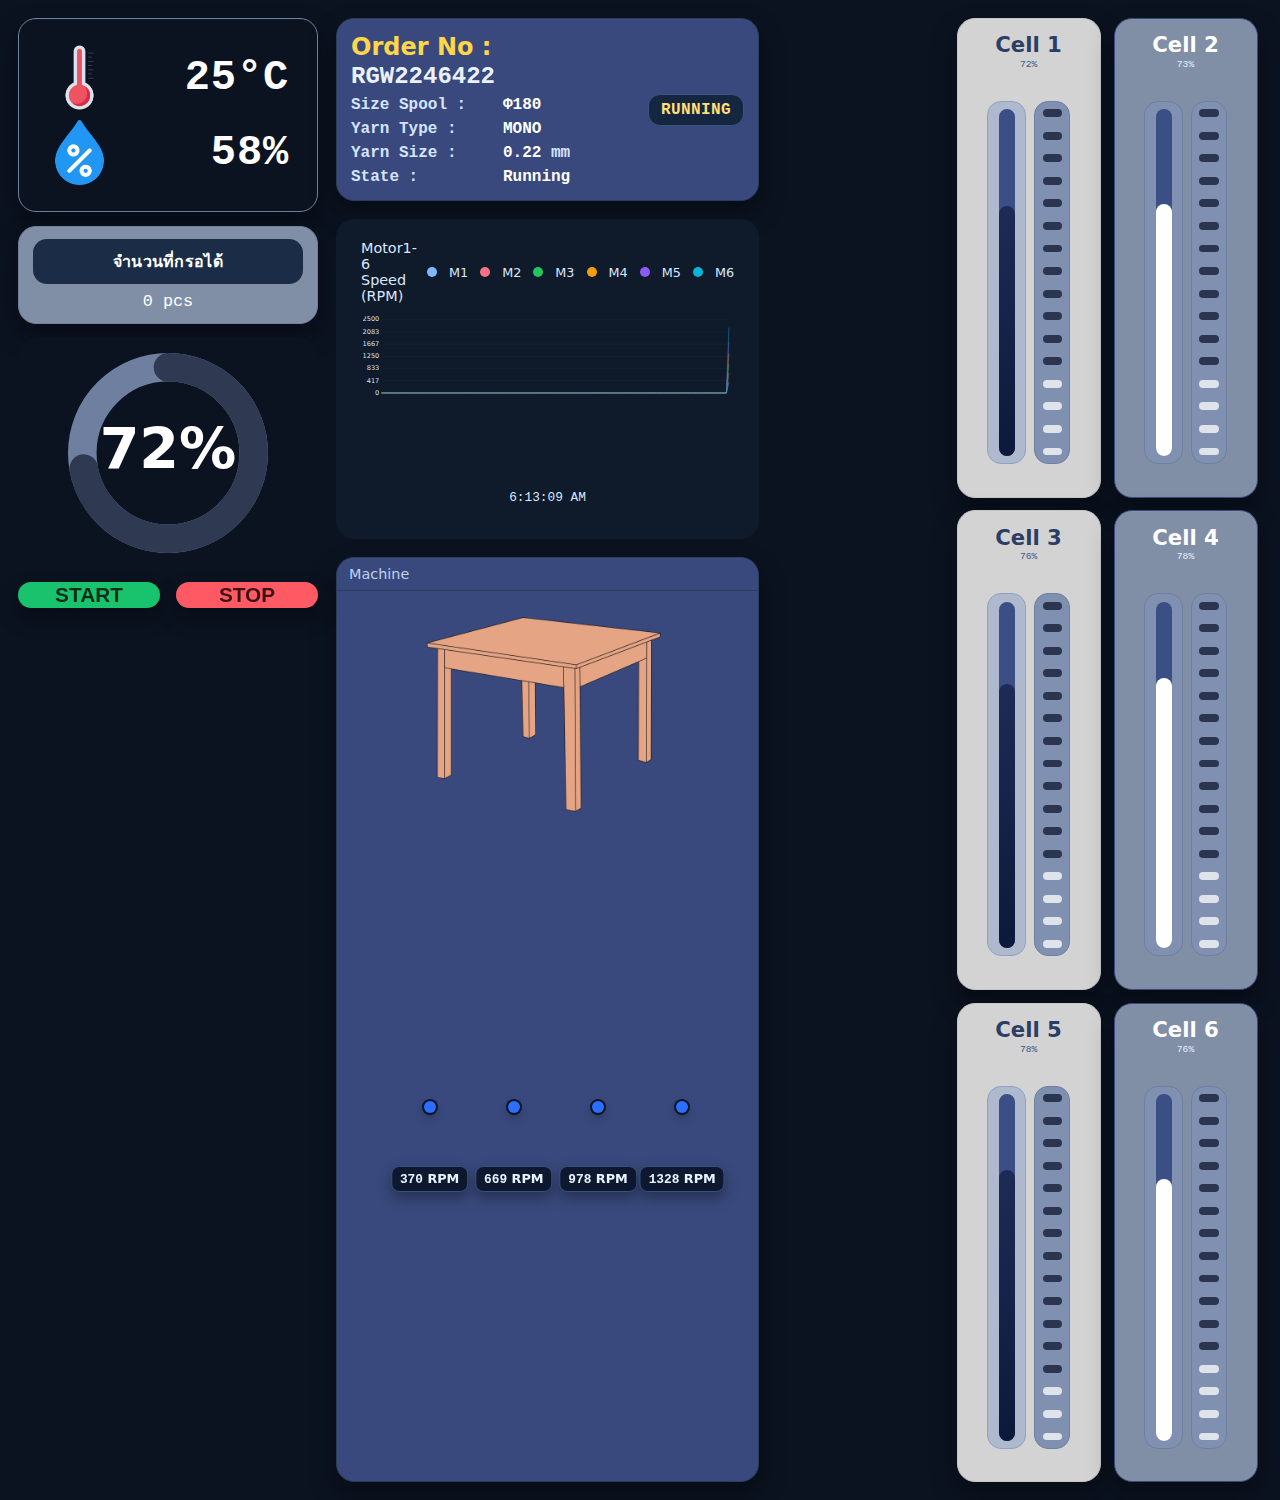
<file: index.html>
<!DOCTYPE html>
<html lang="th">
<head>
  <meta charset="utf-8" />
  <meta name="viewport" content="width=device-width, initial-scale=1" />
  <title>HMI Refined (HTML/JS)</title>
  <link rel="stylesheet" href="hmi.css" />
  <link rel="stylesheet" href="hmi-down-scale.css"/>
</head>
<body>
<div class="wrap">
  <div class="grid">

    <!-- LEFT COLUMN -->
    <div class="left">
      <!-- Environment (icons + big numbers) -->
      <div class="card pad env-card">
        <div class="env">
          <div class="row">
            <img class="env-icon" src="icon\Temp.png" alt="Temperature" />
            <span class="val mono" id="temp">--°C</span>
          </div>
          <div class="row">
            <img class="env-icon" src="icon\Humidity.png" alt="Humidity" />
            <span class="val mono" id="humi">--%</span>
          </div>
        </div>
      </div>

      <!-- Count (label separate) -->
      <div class="card count-card">
        <div class="count-chip">จำนวนที่กรอได้</div>
        <div class="count-value mono" id="count">0 pcs</div>
      </div>

      <!-- Donut only -->
      <div class="card pad donut-only">
        <svg id="donut" class="donut-svg" viewBox="0 0 42 42" aria-label="OEE">
          <circle cx="21" cy="21" r="18" fill="none" stroke="#1f2e43" stroke-width="6"></circle>
          <circle id="donutFill" cx="21" cy="21" r="18" fill="none" stroke="#7fb8ff" stroke-width="6"
                  stroke-dasharray="0 113" stroke-linecap="round" transform="rotate(-90 21 21)"></circle>
          <text id="donutText" x="50%" y="50%" dominant-baseline="middle"
                text-anchor="middle" font-size="12" font-weight="900" fill="#ffffff">--%</text>
        </svg>
      </div>

      <!-- Buttons -->
      <div class="btns">
        <button class="btn btn-start" id="btnStart">START</button>
        <button class="btn btn-stop" id="btnStop">STOP</button>
      </div>
    </div>

    <!-- ORDER -->
    <div class="card pad order order-card">
      <div>
        <div class="title"><b>Order No :</b> <span id="orderNo" class="mono"></span></div>
        <div class="kv mono" style="margin-top:6px">
          <div class="k">Size Spool :</div><div class="v" id="sizeSpool"></div>
          <div class="k">Yarn Type :</div> <div class="v" id="yarnType"></div>
          <div class="k">Yarn Size :</div> <div><span class="v" id="yarnSize"></span> <span class="k">mm</span></div>
          <div class="k">State :</div>      <div class="v" id="state"></div>
        </div>
      </div>
      <div class="badge mono" id="badge">RUNNING</div>
    </div>

    <!-- CHART -->
    <div class="card chart pad chart-card">
      <div class="chart-head">
        Motor1-6 Speed (RPM)
        <div class="legend">
          <span class="dot" style="background:#7fb8ff"></span> M1
          <span class="dot" style="background:#fb7185"></span> M2
          <span class="dot" style="background:#22c55e"></span> M3
          <span class="dot" style="background:#f59e0b"></span> M4
          <span class="dot" style="background:#8b5cf6"></span> M5
          <span class="dot" style="background:#06b6d4"></span> M6
        </div>
      </div>
      <div class="chart-frame">
        <svg id="spark" class="spark" viewBox="0 0 900 200" preserveAspectRatio="none">
          <polyline id="line1" fill="none" stroke="#7fb8ff" stroke-width="2" points=""></polyline>
          <polyline id="line2" fill="none" stroke="#fb7185" stroke-width="2" points=""></polyline>
          <polyline id="line3" fill="none" stroke="#22c55e" stroke-width="2" points=""></polyline>
          <polyline id="line4" fill="none" stroke="#f59e0b" stroke-width="2" points=""></polyline>
          <polyline id="line5" fill="none" stroke="#8b5cf6" stroke-width="2" points=""></polyline>
          <polyline id="line6" fill="none" stroke="#06b6d4" stroke-width="2" points=""></polyline>
        </svg>
        <div class="xaxis mono" id="xaxis">—</div>
      </div>
    </div>

    <!-- MACHINE (image + markers) -->
    <div class="card machine machine-card">
      <div class="machine-head">Machine</div>
      <div class="machine-body machine-img">
        <img id="machineImg" src="images\Table.png" alt="Machine">
        <!-- markers + labels (ปรับตำแหน่งด้วย --x/--y %) -->
        <span class="marker" style="--x:22%; --y:58%"></span>
        <div class="motor-tag" style="--x:22%; --y:66%"><span class="mono" id="rpm1">324</span> RPM</div>

        <span class="marker" style="--x:42%; --y:58%"></span>
        <div class="motor-tag" style="--x:42%; --y:66%"><span class="mono" id="rpm2">324</span> RPM</div>

        <span class="marker" style="--x:62%; --y:58%"></span>
        <div class="motor-tag" style="--x:62%; --y:66%"><span class="mono" id="rpm3">324</span> RPM</div>

        <span class="marker" style="--x:82%; --y:58%"></span>
        <div class="motor-tag" style="--x:82%; --y:66%"><span class="mono" id="rpm4">324</span> RPM</div>
      </div>
    </div>

<!-- RIGHT CELLS -->
<div class="cells">
  <a class="card cell" data-cell="1" href="cell1\cell1.html">
    <div><h4>Cell 1</h4><div class="pct mono" id="cell1txt">--%</div></div>
    <div class="tank"><div class="tube"></div><div class="fill" id="cell1"></div><div class="thumb" id="cell1th"></div></div>
    <div class="steps" id="steps1"></div>
  </a>

  <a class="card cell" data-cell="2" href="cell2\cell2.html">
    <div><h4>Cell 2</h4><div class="pct mono" id="cell2txt">--%</div></div>
    <div class="tank"><div class="tube"></div><div class="fill" id="cell2"></div><div class="thumb" id="cell2th"></div></div>
    <div class="steps" id="steps2"></div>
  </a>

  <a class="card cell" data-cell="3" href="cell3\cell3.html">
    <div><h4>Cell 3</h4><div class="pct mono" id="cell3txt">--%</div></div>
    <div class="tank"><div class="tube"></div><div class="fill" id="cell3"></div><div class="thumb" id="cell3th"></div></div>
    <div class="steps" id="steps3"></div>
  </a>

  <a class="card cell" data-cell="4" href="cell4\cell4.html">
    <div><h4>Cell 4</h4><div class="pct mono" id="cell4txt">--%</div></div>
    <div class="tank"><div class="tube"></div><div class="fill" id="cell4"></div><div class="thumb" id="cell4th"></div></div>
    <div class="steps" id="steps4"></div>
  </a>

  <a class="card cell" data-cell="5" href="cell5\cell5.html">
    <div><h4>Cell 5</h4><div class="pct mono" id="cell5txt">--%</div></div>
    <div class="tank"><div class="tube"></div><div class="fill" id="cell5"></div><div class="thumb" id="cell5th"></div></div>
    <div class="steps" id="steps5"></div>
  </a>

  <a class="card cell" data-cell="6" href="cell6\cell6.html">
    <div><h4>Cell 6</h4><div class="pct mono" id="cell6txt">--%</div></div>
    <div class="tank"><div class="tube"></div><div class="fill" id="cell6"></div><div class="thumb" id="cell6th"></div></div>
    <div class="steps" id="steps6"></div>
  </a>
</div>


  </div>
</div>

<!-- JS ของคุณ (อัปเดตค่า tag, chart, ฯลฯ) -->
<script src="hmi.js" defer></script>
</body>
</html>
</file>
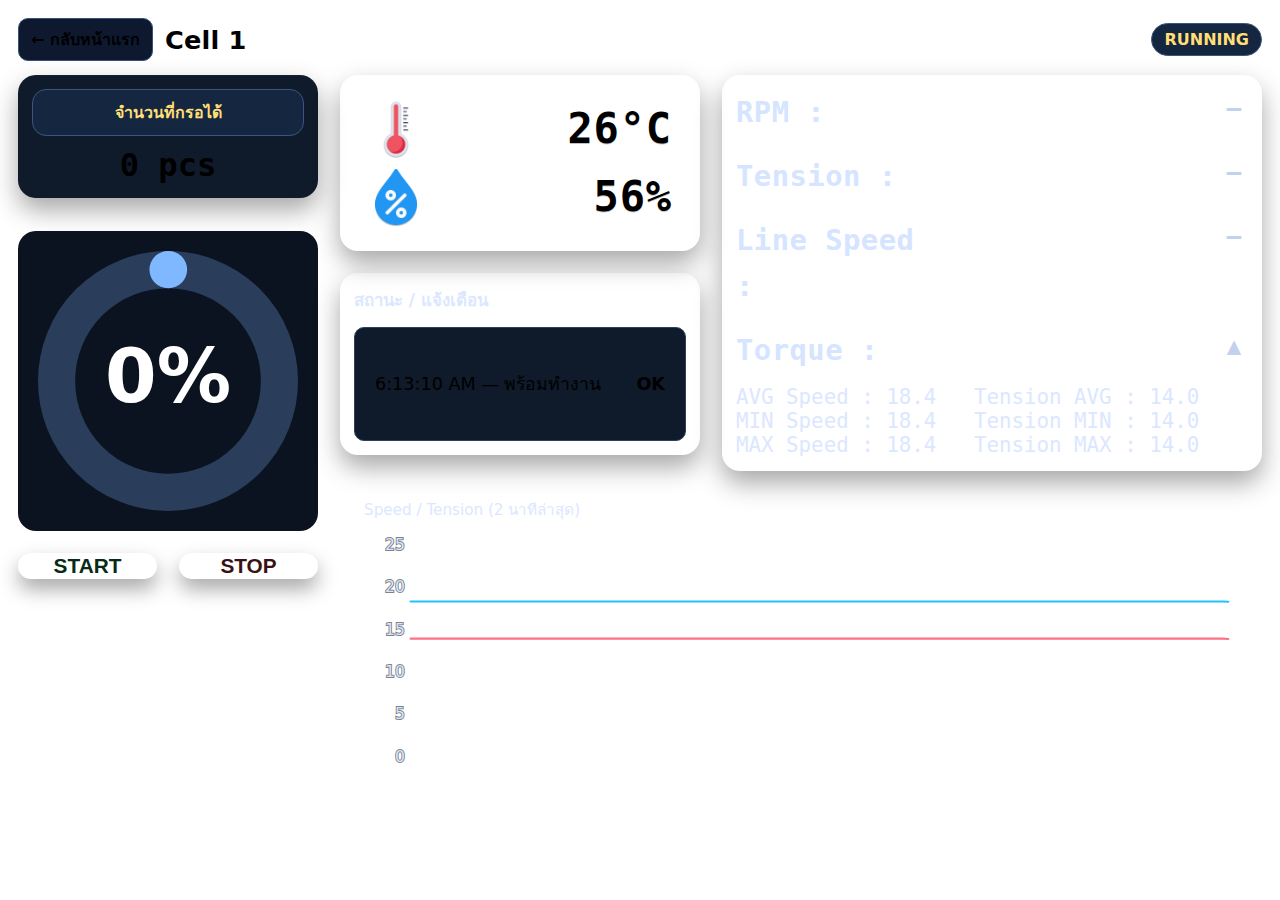
<file: cell1/cell1.html>
<!DOCTYPE html>
<html lang="th">
<head>
  <meta charset="utf-8" />
  <meta name="viewport" content="width=device-width, initial-scale=1" />
  <title>Cell • HMI</title>
  <link rel="stylesheet" href="cell1.css" />
</head>
<body>
<div class="wrap cell-page">

  <!-- Header bar -->
  <div class="cellbar">
    <a class="btn-back" href="../index.html">← กลับหน้าแรก</a>
    <div class="title">Cell <span id="cellId">1</span></div>
    <div class="pill" id="cellState">RUNNING</div>
  </div>

  <!-- MAIN GRID -->
  <div class="cell-grid">

    <!-- ซ้ายบน: จำนวนที่กรอได้ -->
    <section class="card count-card card--count">
      <div class="count-chip">จำนวนที่กรอได้</div>
      <div class="count-value mono" id="patchDone">0 pcs</div>
      <div class="sr-only">
        เป้าหมาย: <span id="patchTarget">0</span>
        อัตราผลิต: <span id="rate">0</span>
        คาดเสร็จ: <span id="eta">--:--</span>
      </div>
    </section>

    <!-- กลางบน: Temp / Humidity -->
    <section class="card pad env-card env-xl card--env">
      <div class="env">
        <div class="row">
          <img class="env-icon" src="icon/Temp.png" alt="Temperature" />
          <span class="val mono" id="temp">--°C</span>
        </div>
        <div class="row">
          <img class="env-icon" src="icon/Humidity.png" alt="Humidity" />
          <span class="val mono" id="humi">--%</span>
        </div>
      </div>
    </section>

    <!-- ขวาบน: ค่ากระบวนการ -->
    <section class="card pad process process-xl card--proc">
      <div class="kv mono">
        <div class="k">RPM :</div>        <div class="v" id="rpm">0</div>           <div class="t" id="tr-rpm">–</div>
        <div class="k">Tension :</div>    <div class="v" id="tension">0 N</div>     <div class="t" id="tr-tension">–</div>
        <div class="k">Line Speed :</div> <div class="v" id="speed">0 m/min</div>   <div class="t" id="tr-speed">–</div>
        <div class="k">Torque :</div>     <div class="v" id="torque">0%</div>       <div class="t" id="tr-torque">–</div>
      </div>

      <div class="mini-stats mono">
        <div>AVG Speed : <span id="avgSpeed">-</span> &nbsp; Tension AVG : <span id="avgTension">-</span></div>
        <div>MIN Speed : <span id="minSpeed">-</span> &nbsp; Tension MIN : <span id="minTension">-</span></div>
        <div>MAX Speed : <span id="maxSpeed">-</span> &nbsp; Tension MAX : <span id="maxTension">-</span></div>
      </div>
    </section>

    <!-- ซ้ายกลาง: โดนัทเปอร์เซ็นต์ -->
    <section class="card pad donut-only card--donut">
      <svg id="donut" class="donut-svg" viewBox="0 0 42 42" aria-label="Progress">
        <circle cx="21" cy="21" r="18" fill="none" stroke="#1f2e43" stroke-width="6"></circle>
        <circle id="donutFill" cx="21" cy="21" r="18" fill="none" stroke="#7fb8ff" stroke-width="6"
                stroke-dasharray="0 113" stroke-linecap="round" transform="rotate(-90 21 21)"></circle>
        <text id="donutText" x="50%" y="50%" dominant-baseline="middle"
              text-anchor="middle" font-size="12" font-weight="900" fill="#ffffff">--%</text>
      </svg>
    </section>

    <!-- กลางกลาง: สถานะ / แจ้งเตือน -->
    <section class="card pad alarms card--alarms">
      <div class="title-sm" style="font-weight:900;">สถานะ / แจ้งเตือน</div>
      <ul id="alarmList" class="list"></ul>
    </section>

    <!-- ขวากลาง (กินแถวล่าง): กราฟ -->
    <section class="card pad chart card--chart">
      <div class="chart-head">Speed / Tension (2 นาทีล่าสุด)</div>
      <div class="chart-frame">
        <svg id="spark" class="spark" viewBox="0 0 900 220" preserveAspectRatio="none"></svg>
      </div>
    </section>

    <!-- ซ้ายล่าง: ปุ่มควบคุม -->
    <section class="btns card--btns">
      <button id="btnStart" class="btn btn-start">START</button>
      <button id="btnStop"  class="btn btn-stop">STOP</button>
    </section>

  </div>
</div>

<script src="cell1.js" defer></script>
</body>
</html>
</file>
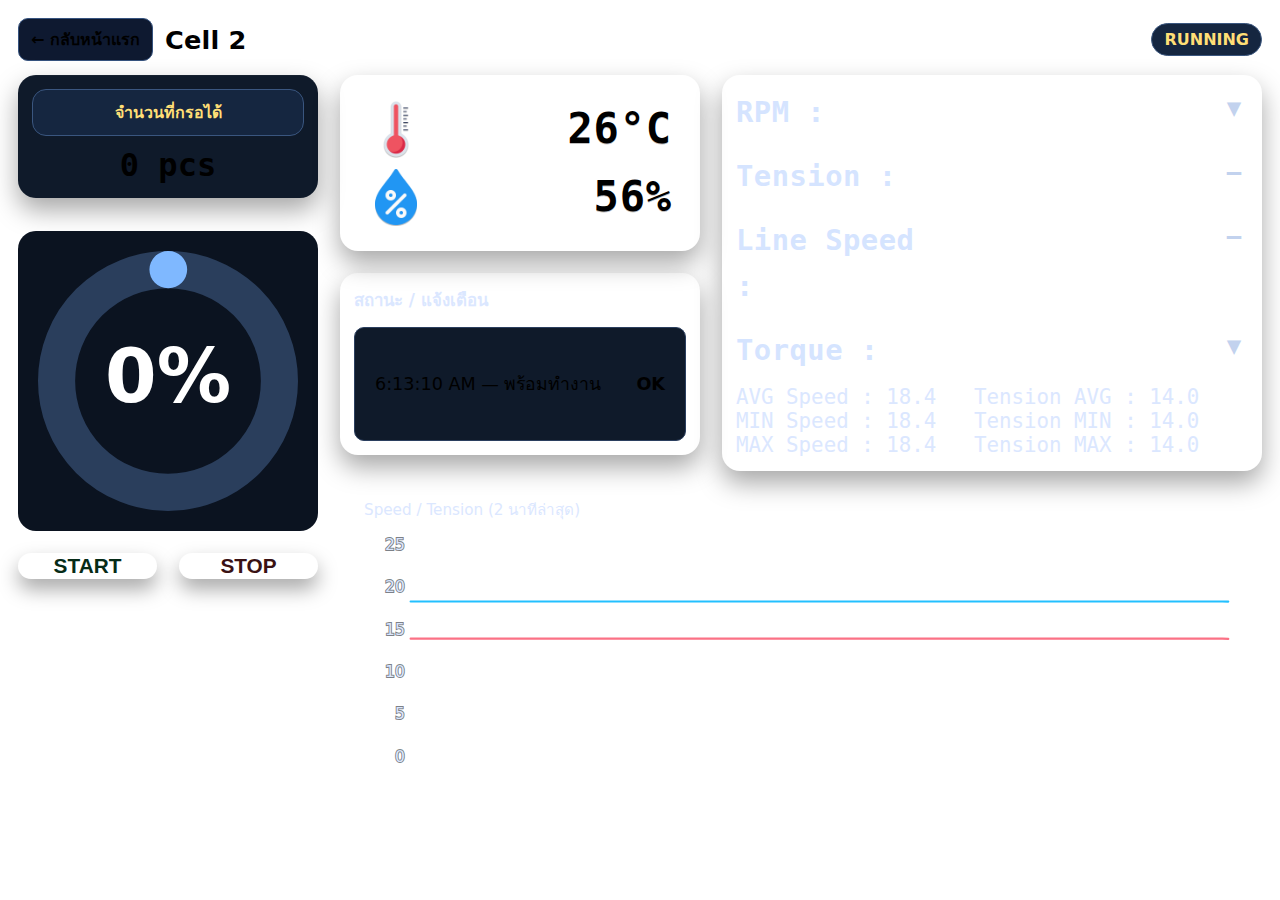
<file: cell2/cell2.html>
<!DOCTYPE html>
<html lang="th">
<head>
  <meta charset="utf-8" />
  <meta name="viewport" content="width=device-width, initial-scale=1" />
  <title>Cell • HMI</title>
  <link rel="stylesheet" href="cell2.css" />
</head>
<body>
<div class="wrap cell-page">

  <!-- Header bar -->
  <div class="cellbar">
    <a class="btn-back" href="../index.html">← กลับหน้าแรก</a>
    <div class="title">Cell <span id="cellId">2</span></div>
    <div class="pill" id="cellState">RUNNING</div>
  </div>

  <!-- MAIN GRID -->
  <div class="cell-grid">

    <!-- ซ้ายบน: จำนวนที่กรอได้ -->
    <section class="card count-card card--count">
      <div class="count-chip">จำนวนที่กรอได้</div>
      <div class="count-value mono" id="patchDone">0 pcs</div>
      <div class="sr-only">
        เป้าหมาย: <span id="patchTarget">0</span>
        อัตราผลิต: <span id="rate">0</span>
        คาดเสร็จ: <span id="eta">--:--</span>
      </div>
    </section>

    <!-- กลางบน: Temp / Humidity -->
    <section class="card pad env-card env-xl card--env">
      <div class="env">
        <div class="row">
          <img class="env-icon" src="icon/Temp.png" alt="Temperature" />
          <span class="val mono" id="temp">--°C</span>
        </div>
        <div class="row">
          <img class="env-icon" src="icon/Humidity.png" alt="Humidity" />
          <span class="val mono" id="humi">--%</span>
        </div>
      </div>
    </section>

    <!-- ขวาบน: ค่ากระบวนการ -->
    <section class="card pad process process-xl card--proc">
      <div class="kv mono">
        <div class="k">RPM :</div>        <div class="v" id="rpm">0</div>           <div class="t" id="tr-rpm">–</div>
        <div class="k">Tension :</div>    <div class="v" id="tension">0 N</div>     <div class="t" id="tr-tension">–</div>
        <div class="k">Line Speed :</div> <div class="v" id="speed">0 m/min</div>   <div class="t" id="tr-speed">–</div>
        <div class="k">Torque :</div>     <div class="v" id="torque">0%</div>       <div class="t" id="tr-torque">–</div>
      </div>

      <div class="mini-stats mono">
        <div>AVG Speed : <span id="avgSpeed">-</span> &nbsp; Tension AVG : <span id="avgTension">-</span></div>
        <div>MIN Speed : <span id="minSpeed">-</span> &nbsp; Tension MIN : <span id="minTension">-</span></div>
        <div>MAX Speed : <span id="maxSpeed">-</span> &nbsp; Tension MAX : <span id="maxTension">-</span></div>
      </div>
    </section>

    <!-- ซ้ายกลาง: โดนัทเปอร์เซ็นต์ -->
    <section class="card pad donut-only card--donut">
      <svg id="donut" class="donut-svg" viewBox="0 0 42 42" aria-label="Progress">
        <circle cx="21" cy="21" r="18" fill="none" stroke="#1f2e43" stroke-width="6"></circle>
        <circle id="donutFill" cx="21" cy="21" r="18" fill="none" stroke="#7fb8ff" stroke-width="6"
                stroke-dasharray="0 113" stroke-linecap="round" transform="rotate(-90 21 21)"></circle>
        <text id="donutText" x="50%" y="50%" dominant-baseline="middle"
              text-anchor="middle" font-size="12" font-weight="900" fill="#ffffff">--%</text>
      </svg>
    </section>

    <!-- กลางกลาง: สถานะ / แจ้งเตือน -->
    <section class="card pad alarms card--alarms">
      <div class="title-sm" style="font-weight:900;">สถานะ / แจ้งเตือน</div>
      <ul id="alarmList" class="list"></ul>
    </section>

    <!-- ขวากลาง (กินแถวล่าง): กราฟ -->
    <section class="card pad chart card--chart">
      <div class="chart-head">Speed / Tension (2 นาทีล่าสุด)</div>
      <div class="chart-frame">
        <svg id="spark" class="spark" viewBox="0 0 900 220" preserveAspectRatio="none"></svg>
      </div>
    </section>

    <!-- ซ้ายล่าง: ปุ่มควบคุม -->
    <section class="btns card--btns">
      <button id="btnStart" class="btn btn-start">START</button>
      <button id="btnStop"  class="btn btn-stop">STOP</button>
    </section>

  </div>
</div>

<script src="cell2.js" defer></script>
</body>
</html>
</file>
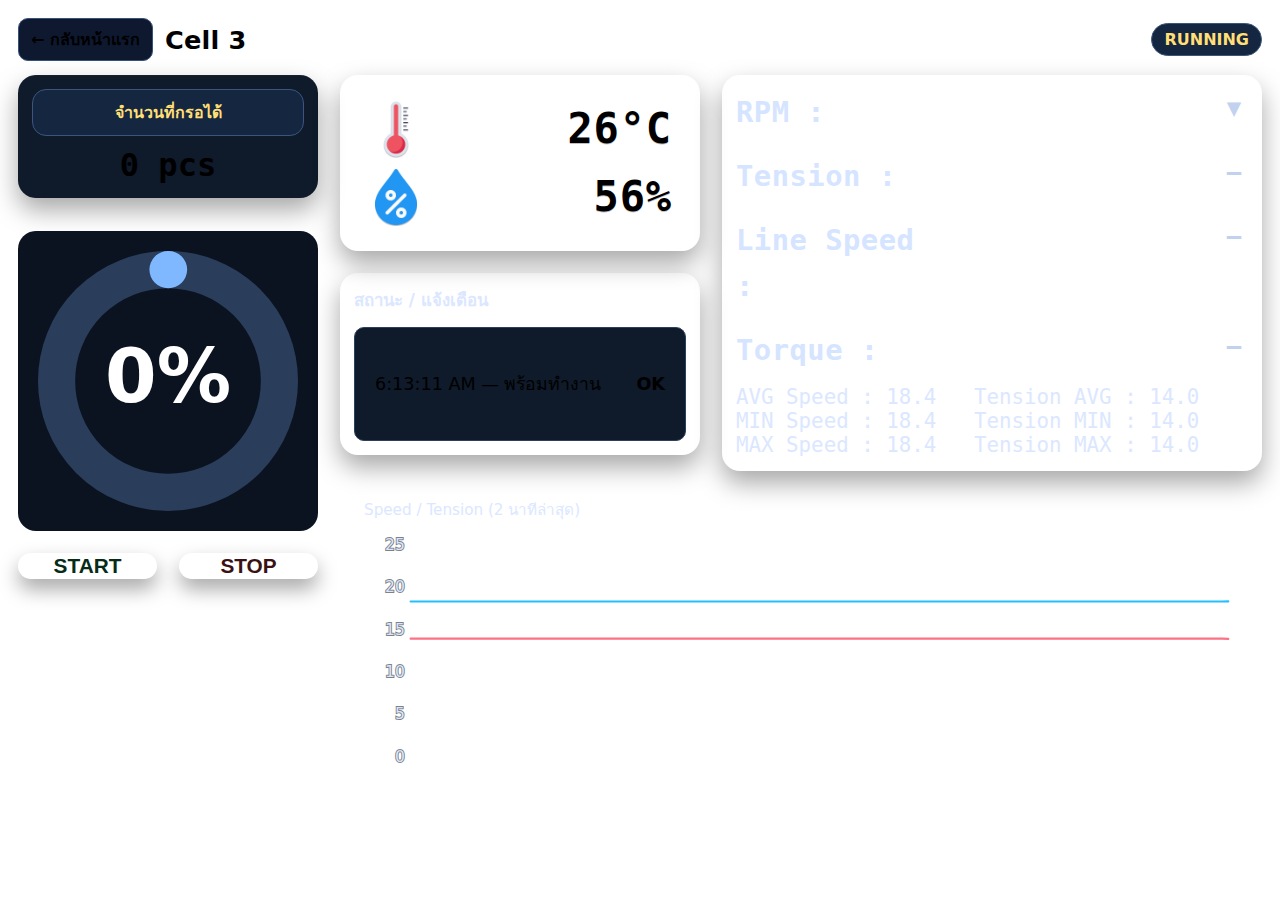
<file: cell3/cell3.html>
<!DOCTYPE html>
<html lang="th">
<head>
  <meta charset="utf-8" />
  <meta name="viewport" content="width=device-width, initial-scale=1" />
  <title>Cell • HMI</title>
  <link rel="stylesheet" href="cell3.css" />
</head>
<body>
<div class="wrap cell-page">

  <!-- Header bar -->
  <div class="cellbar">
    <a class="btn-back" href="../index.html">← กลับหน้าแรก</a>
    <div class="title">Cell <span id="cellId">3</span></div>
    <div class="pill" id="cellState">RUNNING</div>
  </div>

  <!-- MAIN GRID -->
  <div class="cell-grid">

    <!-- ซ้ายบน: จำนวนที่กรอได้ -->
    <section class="card count-card card--count">
      <div class="count-chip">จำนวนที่กรอได้</div>
      <div class="count-value mono" id="patchDone">0 pcs</div>
      <div class="sr-only">
        เป้าหมาย: <span id="patchTarget">0</span>
        อัตราผลิต: <span id="rate">0</span>
        คาดเสร็จ: <span id="eta">--:--</span>
      </div>
    </section>

    <!-- กลางบน: Temp / Humidity -->
    <section class="card pad env-card env-xl card--env">
      <div class="env">
        <div class="row">
          <img class="env-icon" src="icon/Temp.png" alt="Temperature" />
          <span class="val mono" id="temp">--°C</span>
        </div>
        <div class="row">
          <img class="env-icon" src="icon/Humidity.png" alt="Humidity" />
          <span class="val mono" id="humi">--%</span>
        </div>
      </div>
    </section>

    <!-- ขวาบน: ค่ากระบวนการ -->
    <section class="card pad process process-xl card--proc">
      <div class="kv mono">
        <div class="k">RPM :</div>        <div class="v" id="rpm">0</div>           <div class="t" id="tr-rpm">–</div>
        <div class="k">Tension :</div>    <div class="v" id="tension">0 N</div>     <div class="t" id="tr-tension">–</div>
        <div class="k">Line Speed :</div> <div class="v" id="speed">0 m/min</div>   <div class="t" id="tr-speed">–</div>
        <div class="k">Torque :</div>     <div class="v" id="torque">0%</div>       <div class="t" id="tr-torque">–</div>
      </div>

      <div class="mini-stats mono">
        <div>AVG Speed : <span id="avgSpeed">-</span> &nbsp; Tension AVG : <span id="avgTension">-</span></div>
        <div>MIN Speed : <span id="minSpeed">-</span> &nbsp; Tension MIN : <span id="minTension">-</span></div>
        <div>MAX Speed : <span id="maxSpeed">-</span> &nbsp; Tension MAX : <span id="maxTension">-</span></div>
      </div>
    </section>

    <!-- ซ้ายกลาง: โดนัทเปอร์เซ็นต์ -->
    <section class="card pad donut-only card--donut">
      <svg id="donut" class="donut-svg" viewBox="0 0 42 42" aria-label="Progress">
        <circle cx="21" cy="21" r="18" fill="none" stroke="#1f2e43" stroke-width="6"></circle>
        <circle id="donutFill" cx="21" cy="21" r="18" fill="none" stroke="#7fb8ff" stroke-width="6"
                stroke-dasharray="0 113" stroke-linecap="round" transform="rotate(-90 21 21)"></circle>
        <text id="donutText" x="50%" y="50%" dominant-baseline="middle"
              text-anchor="middle" font-size="12" font-weight="900" fill="#ffffff">--%</text>
      </svg>
    </section>

    <!-- กลางกลาง: สถานะ / แจ้งเตือน -->
    <section class="card pad alarms card--alarms">
      <div class="title-sm" style="font-weight:900;">สถานะ / แจ้งเตือน</div>
      <ul id="alarmList" class="list"></ul>
    </section>

    <!-- ขวากลาง (กินแถวล่าง): กราฟ -->
    <section class="card pad chart card--chart">
      <div class="chart-head">Speed / Tension (2 นาทีล่าสุด)</div>
      <div class="chart-frame">
        <svg id="spark" class="spark" viewBox="0 0 900 220" preserveAspectRatio="none"></svg>
      </div>
    </section>

    <!-- ซ้ายล่าง: ปุ่มควบคุม -->
    <section class="btns card--btns">
      <button id="btnStart" class="btn btn-start">START</button>
      <button id="btnStop"  class="btn btn-stop">STOP</button>
    </section>

  </div>
</div>

<script src="cell3.js" defer></script>
</body>
</html>
</file>
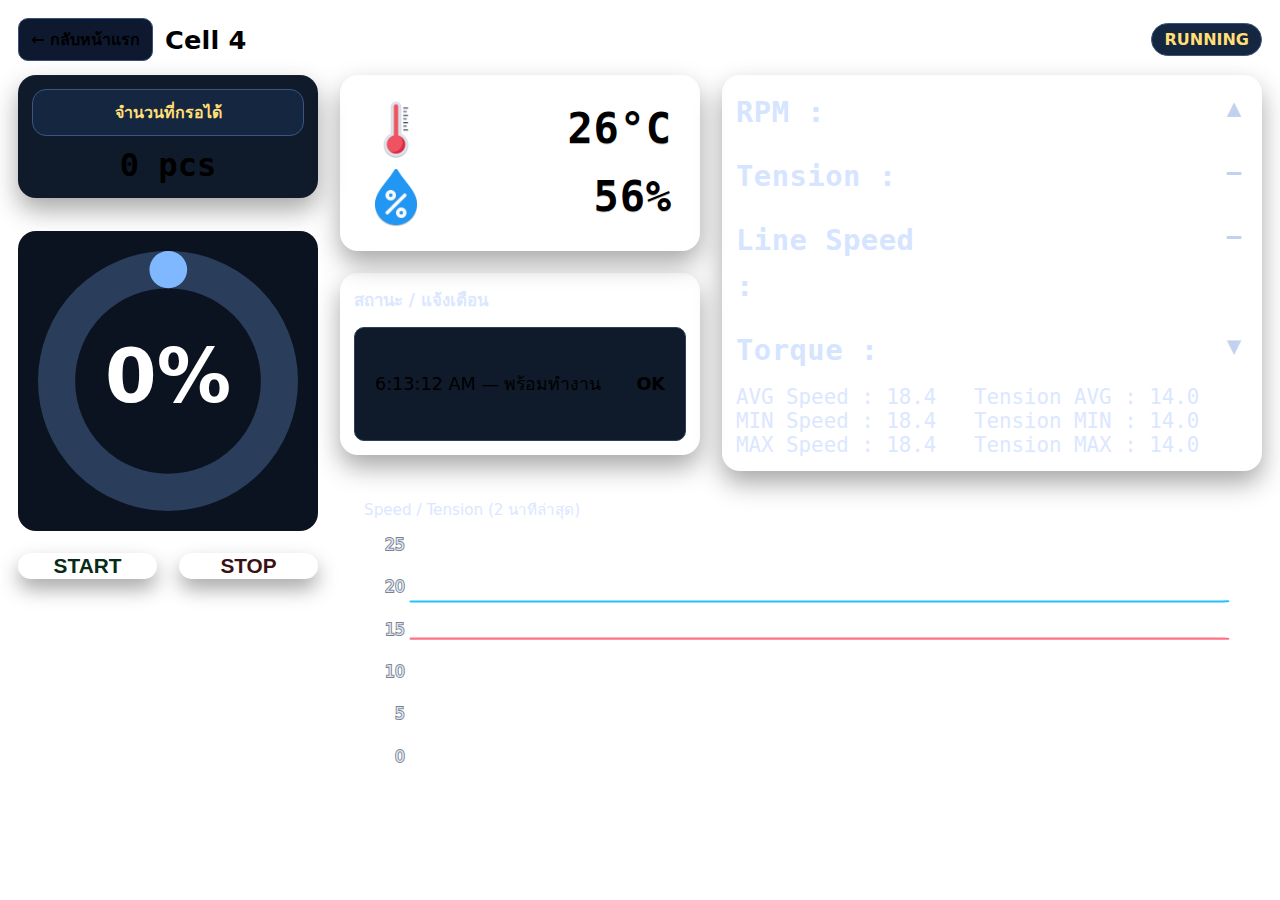
<file: cell4/cell4.html>
<!DOCTYPE html>
<html lang="th">
<head>
  <meta charset="utf-8" />
  <meta name="viewport" content="width=device-width, initial-scale=1" />
  <title>Cell • HMI</title>
  <link rel="stylesheet" href="cell4.css" />
</head>
<body>
<div class="wrap cell-page">

  <!-- Header bar -->
  <div class="cellbar">
    <a class="btn-back" href="D:\Phop_6800523\HMI-DEMO\HTML-HMI\index.html">← กลับหน้าแรก</a>
    <div class="title">Cell <span id="cellId">4</span></div>
    <div class="pill" id="cellState">RUNNING</div>
  </div>

  <!-- MAIN GRID -->
  <div class="cell-grid">

    <!-- ซ้ายบน: จำนวนที่กรอได้ -->
    <section class="card count-card card--count">
      <div class="count-chip">จำนวนที่กรอได้</div>
      <div class="count-value mono" id="patchDone">0 pcs</div>
      <div class="sr-only">
        เป้าหมาย: <span id="patchTarget">0</span>
        อัตราผลิต: <span id="rate">0</span>
        คาดเสร็จ: <span id="eta">--:--</span>
      </div>
    </section>

    <!-- กลางบน: Temp / Humidity -->
    <section class="card pad env-card env-xl card--env">
      <div class="env">
        <div class="row">
          <img class="env-icon" src="icon/Temp.png" alt="Temperature" />
          <span class="val mono" id="temp">--°C</span>
        </div>
        <div class="row">
          <img class="env-icon" src="icon/Humidity.png" alt="Humidity" />
          <span class="val mono" id="humi">--%</span>
        </div>
      </div>
    </section>

    <!-- ขวาบน: ค่ากระบวนการ -->
    <section class="card pad process process-xl card--proc">
      <div class="kv mono">
        <div class="k">RPM :</div>        <div class="v" id="rpm">0</div>           <div class="t" id="tr-rpm">–</div>
        <div class="k">Tension :</div>    <div class="v" id="tension">0 N</div>     <div class="t" id="tr-tension">–</div>
        <div class="k">Line Speed :</div> <div class="v" id="speed">0 m/min</div>   <div class="t" id="tr-speed">–</div>
        <div class="k">Torque :</div>     <div class="v" id="torque">0%</div>       <div class="t" id="tr-torque">–</div>
      </div>

      <div class="mini-stats mono">
        <div>AVG Speed : <span id="avgSpeed">-</span> &nbsp; Tension AVG : <span id="avgTension">-</span></div>
        <div>MIN Speed : <span id="minSpeed">-</span> &nbsp; Tension MIN : <span id="minTension">-</span></div>
        <div>MAX Speed : <span id="maxSpeed">-</span> &nbsp; Tension MAX : <span id="maxTension">-</span></div>
      </div>
    </section>

    <!-- ซ้ายกลาง: โดนัทเปอร์เซ็นต์ -->
    <section class="card pad donut-only card--donut">
      <svg id="donut" class="donut-svg" viewBox="0 0 42 42" aria-label="Progress">
        <circle cx="21" cy="21" r="18" fill="none" stroke="#1f2e43" stroke-width="6"></circle>
        <circle id="donutFill" cx="21" cy="21" r="18" fill="none" stroke="#7fb8ff" stroke-width="6"
                stroke-dasharray="0 113" stroke-linecap="round" transform="rotate(-90 21 21)"></circle>
        <text id="donutText" x="50%" y="50%" dominant-baseline="middle"
              text-anchor="middle" font-size="12" font-weight="900" fill="#ffffff">--%</text>
      </svg>
    </section>

    <!-- กลางกลาง: สถานะ / แจ้งเตือน -->
    <section class="card pad alarms card--alarms">
      <div class="title-sm" style="font-weight:900;">สถานะ / แจ้งเตือน</div>
      <ul id="alarmList" class="list"></ul>
    </section>

    <!-- ขวากลาง (กินแถวล่าง): กราฟ -->
    <section class="card pad chart card--chart">
      <div class="chart-head">Speed / Tension (2 นาทีล่าสุด)</div>
      <div class="chart-frame">
        <svg id="spark" class="spark" viewBox="0 0 900 220" preserveAspectRatio="none"></svg>
      </div>
    </section>

    <!-- ซ้ายล่าง: ปุ่มควบคุม -->
    <section class="btns card--btns">
      <button id="btnStart" class="btn btn-start">START</button>
      <button id="btnStop"  class="btn btn-stop">STOP</button>
    </section>

  </div>
</div>

<script src="cell4.js" defer></script>
</body>
</html>
</file>
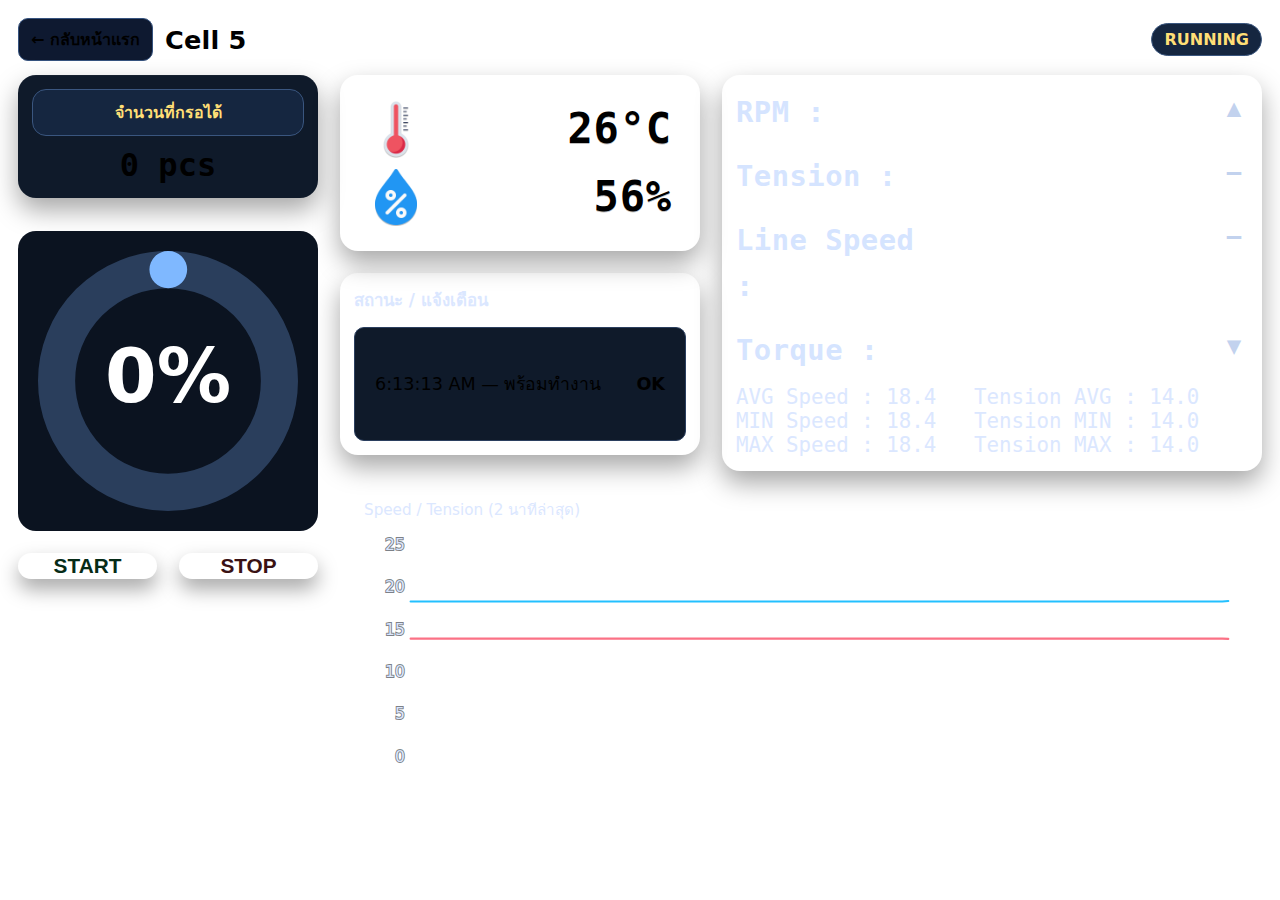
<file: cell5/cell5.html>
<!DOCTYPE html>
<html lang="th">
<head>
  <meta charset="utf-8" />
  <meta name="viewport" content="width=device-width, initial-scale=1" />
  <title>Cell • HMI</title>
  <link rel="stylesheet" href="cell5.css" />
</head>
<body>
<div class="wrap cell-page">

  <!-- Header bar -->
  <div class="cellbar">
    <a class="btn-back" href="../index.html">← กลับหน้าแรก</a>
    <div class="title">Cell <span id="cellId">5</span></div>
    <div class="pill" id="cellState">RUNNING</div>
  </div>

  <!-- MAIN GRID -->
  <div class="cell-grid">

    <!-- ซ้ายบน: จำนวนที่กรอได้ -->
    <section class="card count-card card--count">
      <div class="count-chip">จำนวนที่กรอได้</div>
      <div class="count-value mono" id="patchDone">0 pcs</div>
      <div class="sr-only">
        เป้าหมาย: <span id="patchTarget">0</span>
        อัตราผลิต: <span id="rate">0</span>
        คาดเสร็จ: <span id="eta">--:--</span>
      </div>
    </section>

    <!-- กลางบน: Temp / Humidity -->
    <section class="card pad env-card env-xl card--env">
      <div class="env">
        <div class="row">
          <img class="env-icon" src="icon/Temp.png" alt="Temperature" />
          <span class="val mono" id="temp">--°C</span>
        </div>
        <div class="row">
          <img class="env-icon" src="icon/Humidity.png" alt="Humidity" />
          <span class="val mono" id="humi">--%</span>
        </div>
      </div>
    </section>

    <!-- ขวาบน: ค่ากระบวนการ -->
    <section class="card pad process process-xl card--proc">
      <div class="kv mono">
        <div class="k">RPM :</div>        <div class="v" id="rpm">0</div>           <div class="t" id="tr-rpm">–</div>
        <div class="k">Tension :</div>    <div class="v" id="tension">0 N</div>     <div class="t" id="tr-tension">–</div>
        <div class="k">Line Speed :</div> <div class="v" id="speed">0 m/min</div>   <div class="t" id="tr-speed">–</div>
        <div class="k">Torque :</div>     <div class="v" id="torque">0%</div>       <div class="t" id="tr-torque">–</div>
      </div>

      <div class="mini-stats mono">
        <div>AVG Speed : <span id="avgSpeed">-</span> &nbsp; Tension AVG : <span id="avgTension">-</span></div>
        <div>MIN Speed : <span id="minSpeed">-</span> &nbsp; Tension MIN : <span id="minTension">-</span></div>
        <div>MAX Speed : <span id="maxSpeed">-</span> &nbsp; Tension MAX : <span id="maxTension">-</span></div>
      </div>
    </section>

    <!-- ซ้ายกลาง: โดนัทเปอร์เซ็นต์ -->
    <section class="card pad donut-only card--donut">
      <svg id="donut" class="donut-svg" viewBox="0 0 42 42" aria-label="Progress">
        <circle cx="21" cy="21" r="18" fill="none" stroke="#1f2e43" stroke-width="6"></circle>
        <circle id="donutFill" cx="21" cy="21" r="18" fill="none" stroke="#7fb8ff" stroke-width="6"
                stroke-dasharray="0 113" stroke-linecap="round" transform="rotate(-90 21 21)"></circle>
        <text id="donutText" x="50%" y="50%" dominant-baseline="middle"
              text-anchor="middle" font-size="12" font-weight="900" fill="#ffffff">--%</text>
      </svg>
    </section>

    <!-- กลางกลาง: สถานะ / แจ้งเตือน -->
    <section class="card pad alarms card--alarms">
      <div class="title-sm" style="font-weight:900;">สถานะ / แจ้งเตือน</div>
      <ul id="alarmList" class="list"></ul>
    </section>

    <!-- ขวากลาง (กินแถวล่าง): กราฟ -->
    <section class="card pad chart card--chart">
      <div class="chart-head">Speed / Tension (2 นาทีล่าสุด)</div>
      <div class="chart-frame">
        <svg id="spark" class="spark" viewBox="0 0 900 220" preserveAspectRatio="none"></svg>
      </div>
    </section>

    <!-- ซ้ายล่าง: ปุ่มควบคุม -->
    <section class="btns card--btns">
      <button id="btnStart" class="btn btn-start">START</button>
      <button id="btnStop"  class="btn btn-stop">STOP</button>
    </section>

  </div>
</div>

<script src="cell5.js" defer></script>
</body>
</html>
</file>
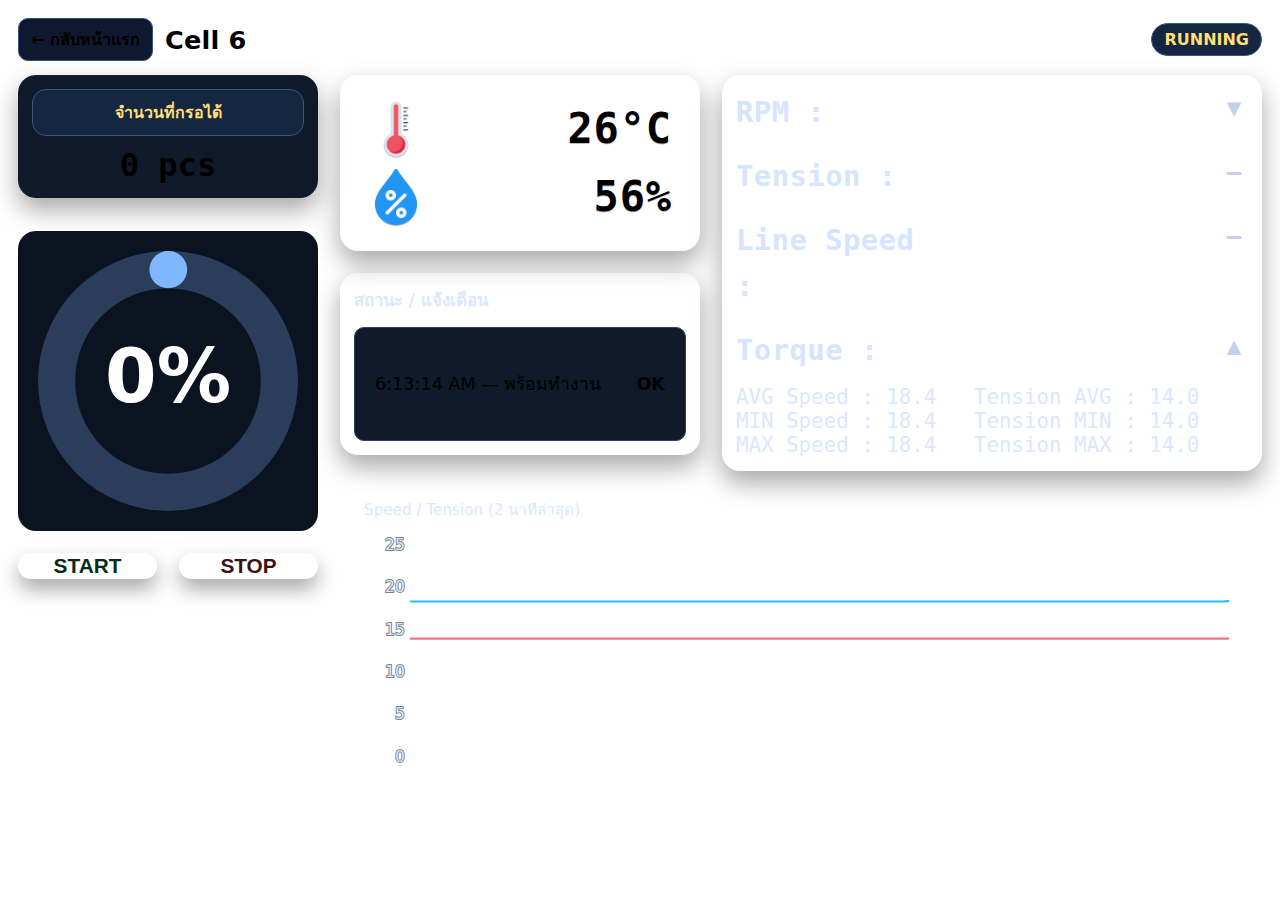
<file: cell6/cell6.html>
<!DOCTYPE html>
<html lang="th">
<head>
  <meta charset="utf-8" />
  <meta name="viewport" content="width=device-width, initial-scale=1" />
  <title>Cell • HMI</title>
  <link rel="stylesheet" href="cell6.css" />
</head>
<body>
<div class="wrap cell-page">

  <!-- Header bar -->
  <div class="cellbar">
    <a class="btn-back" href="../index.html">← กลับหน้าแรก</a>
    <div class="title">Cell <span id="cellId">6</span></div>
    <div class="pill" id="cellState">RUNNING</div>
  </div>

  <!-- MAIN GRID -->
  <div class="cell-grid">

    <!-- ซ้ายบน: จำนวนที่กรอได้ -->
    <section class="card count-card card--count">
      <div class="count-chip">จำนวนที่กรอได้</div>
      <div class="count-value mono" id="patchDone">0 pcs</div>
      <div class="sr-only">
        เป้าหมาย: <span id="patchTarget">0</span>
        อัตราผลิต: <span id="rate">0</span>
        คาดเสร็จ: <span id="eta">--:--</span>
      </div>
    </section>

    <!-- กลางบน: Temp / Humidity -->
    <section class="card pad env-card env-xl card--env">
      <div class="env">
        <div class="row">
          <img class="env-icon" src="icon/Temp.png" alt="Temperature" />
          <span class="val mono" id="temp">--°C</span>
        </div>
        <div class="row">
          <img class="env-icon" src="icon/Humidity.png" alt="Humidity" />
          <span class="val mono" id="humi">--%</span>
        </div>
      </div>
    </section>

    <!-- ขวาบน: ค่ากระบวนการ -->
    <section class="card pad process process-xl card--proc">
      <div class="kv mono">
        <div class="k">RPM :</div>        <div class="v" id="rpm">0</div>           <div class="t" id="tr-rpm">–</div>
        <div class="k">Tension :</div>    <div class="v" id="tension">0 N</div>     <div class="t" id="tr-tension">–</div>
        <div class="k">Line Speed :</div> <div class="v" id="speed">0 m/min</div>   <div class="t" id="tr-speed">–</div>
        <div class="k">Torque :</div>     <div class="v" id="torque">0%</div>       <div class="t" id="tr-torque">–</div>
      </div>

      <div class="mini-stats mono">
        <div>AVG Speed : <span id="avgSpeed">-</span> &nbsp; Tension AVG : <span id="avgTension">-</span></div>
        <div>MIN Speed : <span id="minSpeed">-</span> &nbsp; Tension MIN : <span id="minTension">-</span></div>
        <div>MAX Speed : <span id="maxSpeed">-</span> &nbsp; Tension MAX : <span id="maxTension">-</span></div>
      </div>
    </section>

    <!-- ซ้ายกลาง: โดนัทเปอร์เซ็นต์ -->
    <section class="card pad donut-only card--donut">
      <svg id="donut" class="donut-svg" viewBox="0 0 42 42" aria-label="Progress">
        <circle cx="21" cy="21" r="18" fill="none" stroke="#1f2e43" stroke-width="6"></circle>
        <circle id="donutFill" cx="21" cy="21" r="18" fill="none" stroke="#7fb8ff" stroke-width="6"
                stroke-dasharray="0 113" stroke-linecap="round" transform="rotate(-90 21 21)"></circle>
        <text id="donutText" x="50%" y="50%" dominant-baseline="middle"
              text-anchor="middle" font-size="12" font-weight="900" fill="#ffffff">--%</text>
      </svg>
    </section>

    <!-- กลางกลาง: สถานะ / แจ้งเตือน -->
    <section class="card pad alarms card--alarms">
      <div class="title-sm" style="font-weight:900;">สถานะ / แจ้งเตือน</div>
      <ul id="alarmList" class="list"></ul>
    </section>

    <!-- ขวากลาง (กินแถวล่าง): กราฟ -->
    <section class="card pad chart card--chart">
      <div class="chart-head">Speed / Tension (2 นาทีล่าสุด)</div>
      <div class="chart-frame">
        <svg id="spark" class="spark" viewBox="0 0 900 220" preserveAspectRatio="none"></svg>
      </div>
    </section>

    <!-- ซ้ายล่าง: ปุ่มควบคุม -->
    <section class="btns card--btns">
      <button id="btnStart" class="btn btn-start">START</button>
      <button id="btnStop"  class="btn btn-stop">STOP</button>
    </section>

  </div>
</div>

<script src="cell6.js" defer></script>
</body>
</html>
</file>
<file: hmi.css>
/* ──────────────────────────────────────────────────────────
   TOKENS (ONE SOURCE OF TRUTH) — ปรับธีมได้จากตรงนี้ที่เดียว
   ────────────────────────────────────────────────────────── */
:root{
  /* Base */
  --bg:            #0b1320;
  --panel:         #122033;
  --edge:          #2a3e5c;
  --ink:           #eaf1ff;
  --muted:         #c2d2ee;
  --accent:        #ffd54a;
  --ok:            #19c36e;
  --danger:        #ff5a64;

  /* Layout */
<<<<<<< HEAD
  --btn-h:         400px;
=======
  --btn-h:         410px;
>>>>>>> a7ec934 (update Responsive)

  /* ENV card */
  --env-bg:        #808fa6;
  --env-br:        #6f7fa0;
  --env-ink:       #ffffff;
  --env-icon:      32px;

  /* COUNT card */
  --count-bg:      #808fa6;
  --count-br:      #6f7fa0;
  --count-chip-bg: #1b2c46;
  --count-chip-ink:#ffffff;
  --count-val:     #ffffff;

  /* DONUT card + ring */
  --donut-card-bg: #0b1320;
  --donut-card-br: transparent;
  --donut-track:   #6f7fa0;
  --donut-ring:    #303952;   /* สีหลอด % */
  --donut-text:    #ffffff;

  /* Default CARD (ใช้กับ Order/Machine ต้นแบบ) */
  --card-bg:       #39497d;
  --card-br:       #2a3e5c;
  --card-ink:      #eaf1ff;

  /* CHART */
  --chart-card-bg:  #0f1a2a;        /* ให้สีการ์ด = สีพื้นกราฟ */
  --chart-card-br:  #0f1a2a;
  --chart-ink:      #eaf1ff;
  --chart-frame-bg: transparent;    /* กรอบในโปร่งใส */
  --chart-frame-br: transparent;

  /* MACHINE */
  --machine-bg:     var(--card-bg);
  --machine-br:     var(--card-br);
  --machine-ink:    var(--card-ink);

  /* ====================== CELLS — TOKENS ====================== */
  /* SCALE & SIZE */
  --cell-scale: .72;
  --cell-y:     1.8;

  --cell-w:   calc(200px * var(--cell-scale));
  --cell-h:   calc(370px * var(--cell-scale));
  --tank-h:   calc(280px * var(--cell-scale));
  --tank-w:   calc(54px  * var(--cell-scale));
  --rung-w:   calc(50px  * var(--cell-scale));
  --tube-w:   calc(22px  * var(--cell-scale));
  --pad-v:    calc(10px  * var(--cell-scale));
  --cell-gap: calc(18px  * var(--cell-scale));

  --font-h4:  calc(1.84rem * var(--cell-scale));
  --font-pct: calc(.84rem   * var(--cell-scale));
  --step-h:   calc(11px     * var(--cell-scale));

  /* CARD THEME */
  --cell-odd-bg:#d3d3d3;  --cell-odd-br:#c6c6c6;  --cell-odd-ink:#2A3E66;
  --cell-even-bg:#808fa6; --cell-even-br:#39497d; --cell-even-ink:#ffffff;
  --cell-even-pct:#e6eeff;

  /* TANK/TUBE/FILL */
  --tank-odd-bg:#AEB9CD;  --tank-odd-br:#8FA2C2;
  --tank-even-bg:#7f90b1; --tank-even-br:#6f7fa0;

  --tube-odd-bg:#F7F9FD;  --tube-odd-br:#3B4E86;      /* odd มีกรอบ */
  --tube-even-bg:#3B4E86; --tube-even-br:transparent; /* even ทึบ */

  --fill-odd:  linear-gradient(180deg,#1E2B56,#0E183B);
  --fill-even: #ffffff;

  /* STEPS (ทำให้ 1/3/5 เห็นขีดครบเหมือน 2/4/6) */
  --steps-odd-bg:#7f90b1;  --steps-odd-br:#6f7fa0;
  --steps-even-bg:#7f90b1; --steps-even-br:#6f7fa0;

  --step-odd-normal:#dfe3ea; --step-odd-on:#2b3550; --step-odd-active:#2b3550;
  --step-even-normal:#dfe3ea; --step-even-on:#2b3550; /* active = on */
}

/* ──────────────────────────────────────────────────────────
   GLOBAL
   ────────────────────────────────────────────────────────── */
* { box-sizing: border-box; }

body{
  margin: 0;
  background: var(--bg);
  color: var(--ink);
  font-family: "Inter", ui-sans-serif, system-ui, -apple-system, "Segoe UI", Roboto, Arial;
}

.wrap{
  padding: 18px;
  max-width: 1500px;
  margin: 0 auto;
}

.mono{
  font-variant-numeric: tabular-nums;
  font-family: ui-monospace, Menlo, Consolas, monospace;
}

.sr-only{
  position: absolute;
  width: 1px; height: 1px;
  padding: 0; margin: -1px;
  overflow: hidden;
  clip: rect(0,0,0,0);
}

/* Grid: left | center | right(cells) */
.grid{
  display: grid;
  gap: 18px;
  grid-template-columns: 300px 1fr calc(var(--cell-w) * 3 + var(--cell-gap) * 2);
  grid-template-rows: auto auto 1fr;
}

/* Base card */
.card{
  background: var(--card-bg);
  border: 1px solid var(--card-br);
  color: var(--card-ink);
  border-radius: 18px;
  box-shadow: 0 12px 26px rgba(0,0,0,.35), inset 0 1px 0 rgba(255,255,255,.03);
}

.pad{ padding: 14px; }

/* ──────────────────────────────────────────────────────────
   LEFT COLUMN
   ────────────────────────────────────────────────────────── */
.left{
  grid-row: 1 / span 3;
  display: grid;
  grid-template-rows: auto auto auto auto;
  gap: 14px;
  align-content: start;
}

/* ENV card (scoped variables so each card can override safely) */
.env-card{
  /* ค่าไอคอนเริ่มต้นของการ์ดนี้เท่านั้น (override รายใบได้) */
  --env-icon: 32px;

  background: var(--env-bg);
  border-color: var(--env-br);
  color: var(--env-ink);
}

.env-card .env{ 
  display: grid; 
  gap: 10px; 
}

.env-card .env .row{
  display: flex;
  align-items: center;
  gap: 12px;
  padding: 12px 14px;
  border-radius: 12px;
}

.env-card .env .val{
  margin-left: auto;
  font-size: 1.1rem;
  font-weight: 900;
  color: var(--env-ink);
}

.env-card .env-icon{
  width: var(--env-icon);
  height: var(--env-icon);
  object-fit: contain;
  filter: drop-shadow(0 1px 0 rgba(0,0,0,.25));
}

/* === ENV — layout แบบตัวอย่าง (ไอคอนซ้าย / ตัวเลขใหญ่ขวา) === */
.env-card{
  /* ปรับขนาดได้จากตัวแปรชุดนี้ */
  --env-icon: 65px;     /* ขนาดไอคอน */
  --env-font: 42px;     /* ขนาดตัวเลข (26°C / 56%) */
  --env-gap-v: 10px;    /* ช่องว่างระหว่าง 2 แถว */
}

.env-card .env{
  gap: var(--env-gap-v);
  padding: 12px 14px;               /* เผื่อพื้นที่รอบ ๆ หน่อย */
}

.env-card .env .row{
  display: grid;
  grid-template-columns: auto 1fr;  /* ไอคอน | ค่า */
  align-items: center;
  gap: 12px;
  padding: 0;                        /* ไม่ต้องมีพื้นหลัง/กรอบในแถว */
  border: 0;
  box-shadow: none;
}

.env-card .env-icon{
  width: var(--env-icon);
  height: var(--env-icon);
  object-fit: contain;
  filter: drop-shadow(0 1px 0 rgba(0,0,0,.25)); /* ให้เด้งเล็กน้อย */
}

.env-card .env .val{
  margin-left: 0;
  justify-self: end;                 /* ชิดขวาแบบในภาพตัวอย่าง */
  font-size: var(--env-font);
  font-weight: 900;
  line-height: 1;
  letter-spacing: .02em;
  color: var(--env-ink);
  white-space: nowrap;               /* กันตัดบรรทัด */
  text-shadow: 0 1px 0 rgba(0,0,0,.25);
}

/* ตัวเลือก: ทำเวอร์ชันใหญ่พิเศษได้ด้วยคลาสเสริม */
.env-card.env-xl{ --env-icon:56px; --env-font:48px; }


/* ── Size modifiers: ใส่คลาสนี้กับการ์ดที่ต้องการเท่านั้น ───────── */
.env-card--lg { --env-icon: 48px; }  /* ไอคอนใหญ่ */
.env-card--xl { --env-icon: 64px; }  /* ไอคอนใหญ่มาก */

/* ขยายช่องไฟเล็กน้อยเมื่อใช้ไอคอนใหญ่ */
.env-card--lg .env .row,
.env-card--xl .env .row{
  gap: 16px;
  padding: 14px 16px;
}

/* COUNT card */
.count-card{
  padding: 12px 14px;
  display: grid;
  gap: 8px;
  background: var(--count-bg);
  border-color: var(--count-br);
}
.count-chip{
  background: var(--count-chip-bg);
  color: var(--count-chip-ink);
  padding: 10px 16px;
  border-radius: 14px;
  font-weight: 900;
  text-align: center;
  letter-spacing: .02em;
}
.count-value{
  font-size: 1.05rem;
  color: var(--count-val);
  text-align: center;
}

/* DONUT card */
.donut-only{
  display: grid;
  place-items: center;
  min-height: 180px;
  background: var(--donut-card-bg);
  border-color: var(--donut-card-br);
  box-shadow: none;
}
.donut-svg{ width: 200px; height: 200px; display: block; }
.donut-only .donut-svg #donutText{ fill: var(--donut-text); }
.donut-only .donut-svg circle:first-of-type{ stroke: var(--donut-track); } /* track */
.donut-only .donut-svg #donutFill{ stroke: var(--donut-ring); }            /* ring */

/* Buttons */
.btns{
  display: grid;
  grid-template-columns: 1fr 1fr;
  gap: 16px;
}

.btn{
  width: 100%;
  height: var(--btn-h);
  border: none;
  border-radius: 14px;
  font-size: 1.3rem;
  font-weight: 900;
  cursor: pointer;
  box-shadow: 0 10px 20px rgba(0,0,0,.35);
  appearance: none;
  outline: 0;
  transform: translateZ(0);
  backface-visibility: hidden;
}
.btn:focus{ outline: 0; }
.btn-start{ background: var(--ok);     color: #062b17; }
.btn-stop { background: var(--danger); color: #3a1214; }

/* ──────────────────────────────────────────────────────────
   CENTER — Order / Chart / Machine
   ────────────────────────────────────────────────────────── */
.order{
  grid-column: 2;
  grid-row: 1;
  display: grid;
  grid-template-columns: 1fr auto;
  align-items: center;
  gap: 12px;
}
.order .title{ font-weight: 900; font-size: 1.5rem; }
.order .title b{ color: var(--accent); }
.order .kv{
  display: grid;
  grid-template-columns: 140px 1fr;
  gap: 6px 12px;
  font-weight: 800;
}
.order .k{ color: #d5e4ff; }
.order .v{ color: #ffffff; }
.badge{
  background: #152640;
  color: #ffdf76;
  border: 1px solid #3a567f;
  border-radius: 12px;
  padding: 6px 12px;
  font-weight: 900;
  letter-spacing: .4px;
}

/* Chart (การ์ดให้สีเดียวกับพื้นกราฟ) */
.chart.card{
  background: var(--chart-card-bg);
  border-color: var(--chart-card-br);
  color: var(--chart-ink);
  box-shadow: none;
}
.chart-head{
  display: flex;
  align-items: center;
  gap: 10px;
  font-size: .9rem;
  color: #dbe7ff;
  margin: 6px 10px 2px;
}
.legend{ display: flex; gap: 12px; align-items: center; margin-left: auto; font-size: .8rem; }
.legend .dot{ width: 10px; height: 10px; border-radius: 50%; }

.chart-frame{
  position: relative;
  height: 200px;
  margin: 8px 10px 12px;
  background: var(--chart-frame-bg);
  border: 1px solid var(--chart-frame-br);
  border-radius: 12px;
  overflow: hidden;
}
.spark{ position: absolute; inset: 0; }
.xaxis{
  position: absolute;
  bottom: 6px;
  width: 100%;
  text-align: center;
  font-size: .8rem;
  color: #dbe7ff;
}

/* เส้นกราฟ/ตัวอักษรใน SVG ให้ชัด ไม่เกิดเงา */
.chart-frame svg polyline,
.chart-frame svg path{
  filter: none !important;
  mix-blend-mode: normal !important;
  stroke-opacity: 1 !important;
  fill: none;
  stroke-linecap: round;
  stroke-linejoin: round;
}
.chart-frame svg text{
  fill: #dbe7ff !important;
  paint-order: stroke fill;
  stroke: rgba(11,19,32,.55);
  stroke-width: 2px;
}
.chart-frame svg .grid line{ stroke: rgba(255,255,255,.08); }
.chart-frame svg .area,
.chart-frame svg .shadow,
.chart-frame svg .glow{ display: none !important; }

/* Machine */
.machine.card{
  background: var(--machine-bg);
  border-color: var(--machine-br);
  color: var(--machine-ink);
}
.machine{
  grid-column: 2;
  grid-row: 3;
  display: grid;
  grid-template-rows: auto 1fr;
}
.machine-head{
  padding: 8px 12px;
  border-bottom: 1px solid var(--edge);
  color: #bed1ef;
  font-size: .9rem;
}
.machine-body{ position: relative; padding: 18px; }
.machine-img{ position: relative; padding: 12px; }
.machine-img img{ width: 100%; height: auto; display: block; }
.marker{
  position: absolute; left: var(--x); top: var(--y);
  transform: translate(-50%, -50%);
  width: 12px; height: 12px; border-radius: 50%;
  background: #2c6eff;
  box-shadow: 0 0 0 2px #0b1526, 0 4px 10px rgba(0,0,0,.35);
}
.motor-tag{
  position: absolute; left: var(--x); top: var(--y);
  transform: translate(-50%, -50%);
  background: #0e1930; border: 1px solid #36537f; color: #e8f2ff;
  padding: 4px 8px; border-radius: 8px; font-size: .8rem; font-weight: 800;
  box-shadow: 0 6px 14px rgba(0,0,0,.35); white-space: nowrap;
}

/* ──────────────────────────────────────────────────────────
   RIGHT — CELLS
   ────────────────────────────────────────────────────────── */
.cells{
  grid-column: 3;
  grid-row: 1 / span 3;
  display: grid;
  align-content: start;
  gap: var(--cell-gap);
  grid-template-columns: repeat(3, var(--cell-w));
}

/* Cell card (ค่าเริ่มต้น = โทน odd) */
.card.cell{
  /* card */
  --c-bg:   var(--cell-odd-bg);
  --c-br:   var(--cell-odd-br);
  --c-ink:  var(--cell-odd-ink);

  /* tank/tube/fill */
  --t-bg:   var(--tank-odd-bg);
  --t-br:   var(--tank-odd-br);
  --tube-bg:var(--tube-odd-bg);
  --tube-br:var(--tube-odd-br);
  --fill:   var(--fill-odd);

  /* steps */
  --s-bg:   var(--steps-odd-bg);
  --s-br:   var(--steps-odd-br);
  --step-n: var(--step-odd-normal);
  --step-on:var(--step-odd-on);
  --step-ac:var(--step-odd-active);

  width: var(--cell-w);
  height: calc(var(--cell-h) * var(--cell-y));
  display: grid;
  align-items: center;
  gap: calc(12px * var(--cell-scale));
  grid-template-rows: auto 1fr;
  grid-template-columns: 1fr var(--tank-w) var(--rung-w) 1fr;
  padding: calc(14px * var(--cell-scale));
  border-radius: 18px;
  background: var(--c-bg);
  border: 1px solid var(--c-br);
  color: var(--c-ink);
}

/* Header */
.card.cell > div:first-child{
  grid-column: 1 / -1;
  text-align: center;
  align-self: start;
  padding-top: calc(6px * var(--cell-scale));
}
.card.cell h4{
  margin: 0;
  font-size: var(--font-h4);
  font-weight: 800;
  line-height: 1.1;
}
.card.cell .pct{
  margin-top: 2px;
  font-size: var(--font-pct);
  color: #3F5887;
}  /* ← ระวัง! ต้องจบด้วยปีกกาเท่านี้ ห้ามมีตัว s ต่อท้าย */

/* Even → override ตัวแปรเป็นชุด even */
.cells > .card.cell:nth-child(even){
  --c-bg:   var(--cell-even-bg);
  --c-br:   var(--cell-even-br);
  --c-ink:  var(--cell-even-ink);

  --t-bg:   var(--tank-even-bg);
  --t-br:   var(--tank-even-br);
  --tube-bg:var(--tube-even-bg);
  --tube-br:var(--tube-even-br);
  --fill:   var(--fill-even);

  --s-bg:   var(--steps-even-bg);
  --s-br:   var(--steps-even-br);
  --step-n: var(--step-even-normal);
  --step-on:var(--step-even-on);
  --step-ac:var(--step-even-on);
}
.cells > .card.cell:nth-child(even) .pct{ 
  color: var(--cell-even-pct); }
/* ลบเส้นใต้ + ใช้สีตามการ์ด */
.cells a.card.cell{ 
  text-decoration:none; }
/* (ตัวเลือก) โฟกัสสวยขึ้นเมื่อกด Tab มาที่การ์ด */
.cells a.card.cell:focus-visible{
  outline:2px solid var(--accent);
  outline-offset:3px;
  border-radius:18px;
}
/* Tank / Steps */
.tank{
  grid-column: 2;
  justify-self: center;
  align-self: center;
  height: calc(var(--tank-h) * var(--cell-y));
  width:  var(--tank-w);
  position: relative;
  overflow: hidden;
  border-radius: 14px;
  padding: var(--pad-v);
  background: var(--t-bg);
  border: 1px solid var(--t-br);
}
.tank .tube{
  position: absolute;
  left: calc((var(--tank-w) - var(--tube-w)) / 2);
  top: var(--pad-v);
  bottom: var(--pad-v);
  width: var(--tube-w);
  border-radius: 999px;
  background: var(--tube-bg);
  border: 8px solid var(--tube-br);
}
.tank .fill{
  position: absolute;
  left: calc((var(--tank-w) - var(--tube-w)) / 2);
  bottom: var(--pad-v);
  width: var(--tube-w);
  height: 40%;
  border-radius: 999px;
  background: var(--fill);
}
.tank .thumb{ display: none; }

.steps{
  grid-column: 3;
  justify-self: center;
  align-self: center;
  height: calc(var(--tank-h) * var(--cell-y));
  width:  var(--rung-w);
  border-radius: 14px;
  padding: var(--pad-v) calc(10px * var(--cell-scale));
  background: var(--s-bg);
  border: 1px solid var(--s-br);
  display: flex;
  flex-direction: column;
  justify-content: space-between;
}
.steps span{
  height: var(--step-h);
  border-radius: 7px;
  background: var(--step-n);
}
.steps span.on{     background: var(--step-on); }
.steps span.active{ background: var(--step-ac); }

/* Hover / focus */
.cells .card.cell {
  cursor: pointer;
  transition: transform .15s ease, box-shadow .2s ease;
}
.cells .card.cell:hover {
  transform: translateY(-2px);
  box-shadow: 0 12px 26px rgba(0,0,0,.40);
}
.cells .card.cell:focus-visible {
  outline: 2px solid var(--accent);
  outline-offset: 3px;
  border-radius: 18px;
}

/* Tank / Steps use variables */
.tank{
  grid-column: 2;
  justify-self: center;
  align-self: center;
  height: calc(var(--tank-h) * var(--cell-y));
  width:  var(--tank-w);
  position: relative;
  overflow: hidden;
  border-radius: 14px;
  padding: var(--pad-v);
  background: var(--t-bg);
  border: 1px solid var(--t-br);
}
.tank .tube{
  position: absolute;
  left: calc((var(--tank-w) - var(--tube-w)) / 2);
  top: var(--pad-v);
  bottom: var(--pad-v);
  width: var(--tube-w);
  border-radius: 999px;
  background: var(--tube-bg);
  border: 8px solid var(--tube-br);
}
.tank .fill{
  position: absolute;
  left: calc((var(--tank-w) - var(--tube-w)) / 2);
  bottom: var(--pad-v);
  width: var(--tube-w);
  height: 40%;
  border-radius: 999px;
  background: var(--fill);
}
.tank .thumb{ display: none; }

.steps{
  grid-column: 3;
  justify-self: center;
  align-self: center;
  height: calc(var(--tank-h) * var(--cell-y));
  width:  var(--rung-w);
  border-radius: 14px;
  padding: var(--pad-v) calc(10px * var(--cell-scale));
  background: var(--s-bg);
  border: 1px solid var(--s-br);
  display: flex;
  flex-direction: column;
  justify-content: space-between;
}
.steps span{
  height: var(--step-h);
  border-radius: 7px;
  background: var(--step-n);
}
.steps span.on{     background: var(--step-on); }
.steps span.active{ background: var(--step-ac); }

/* ทำให้การ์ดเซลล์ดูเป็นปุ่มและเข้าถึงได้ด้วยคีย์บอร์ด */
.cells .card.cell {
  cursor: pointer;
  transition: transform .15s ease, box-shadow .2s ease;
}

.cells .card.cell:hover {
  transform: translateY(-2px);
  box-shadow: 0 12px 26px rgba(0,0,0,.40);
}

/* เส้นโฟกัสเวลากด Tab */
.cells .card.cell:focus-visible {
  outline: 2px solid var(--accent);
  outline-offset: 3px;
  border-radius: 18px;
}

.cells .card.cell { cursor: pointer; }


/* ──────────────────────────────────────────────────────────
   Responsive
   ────────────────────────────────────────────────────────── */
@media (max-width:1500px){
  .grid{ grid-template-columns: 300px 1fr 660px; }
}
@media (max-width:1400px){
<<<<<<< HEAD
  .cells{ grid-template-columns: repeat(2, minmax(220px, 1fr)); }
}
@media (max-width:1100px){
  .grid{
    grid-template-columns: 1fr;
    grid-template-rows: auto auto auto;
  }
  .cells{
    grid-column: 1;
    grid-row: auto;
    grid-template-columns: 1fr;
  }
}
=======
  
  .cells{ 
    grid-template-columns: repeat(3, var(--cell-w)); 
  }
}

/* ---------- Replace your existing @media (max-width:1240px) with this block ---------- */
@media (max-width:1240px) {
  /* เปลี่ยน layout ของกริดเป็น stack (1 คอลัมน์) */
  .grid {
    display: grid;
    grid-template-columns: 1fr;
    grid-template-rows: auto auto auto auto auto; /* left / order / chart / machine / cells */
    gap: 16px;
    max-width: calc(100vw - 24px);
  }

  /* ยกเลิกพฤติกรรม span ที่อาจมีจาก CSS เดิม */
  .left {
    grid-column: 1;
    grid-row: auto;
    width: 100%;
    align-self: start;
  }

  /* ปรับให้ Order, Chart, Machine อยู่ในคอลัมน์เดียวกัน (เรียงตาม DOM) */
  .order,
  .chart.card,
  .machine.card {
    grid-column: 1;
    grid-row: auto;
    width: 100%;
    box-sizing: border-box;
    margin: 0;
  }

  /* ===== ปรับ cells: ให้กึ่งกลาง และ responsive ภายใน ===== */
  .cells {
    grid-column: 1;
    grid-row: auto;
    margin: 0 auto;                     /* เอากริดไปกึ่งกลาง container */
    width: 100%;
    max-width: calc(3 * var(--cell-w) + 2 * var(--cell-gap)); /* กำหนดขีดจำกัดให้กริดไม่เต็มหน้า */
    box-sizing: border-box;
    gap: 12px;

    /* ให้เป็น responsive grid: auto-fit จะพยายามใส่คอลัมน์ขนาด var(--cell-w) ให้เต็มแถว,
       ถ้าแคบจะลดเป็น 2 หรือ 1 คอลัมน์อัตโนมัติ */
    grid-template-columns: repeat(auto-fit, minmax(var(--cell-w), 1fr));

    /* จัดทั้งกริดให้อยู่กลาง และจัดไอเท็มในคอลัมน์ให้อยู่กลางคอลัมน์ด้วย */
    justify-content: center;
    justify-items: center;
    align-items: start;
  }

  /* ให้การ์ดใน cells มีขนาดตามตัวแปร --cell-w (ไม่ยืดเต็ม column) */
  .cells .card.cell {
    width: var(--cell-w);    /* ให้การ์ดมีความกว้างตามตัวแปร */
    max-width: none;
    min-width: 0;
    justify-self: center;    /* กรณีคอลัมน์กว้าง ให้การ์ดอยู่ตรงกลางคอลัมน์ */
  }

  /* ปรับ scale ของ cell ให้เล็กลง (ลดความสูง/ฟอนต์/ช่องว่าง) */
  :root { --cell-scale: 0.8; }

  /* ปรับปุ่ม/โดนัท/left widgets ให้ย่อสอดคล้องกับ scale */
  .btn { height: calc(var(--btn-h) * var(--cell-scale)); font-size: calc(1rem * var(--cell-scale)); }
  .donut-svg { width: 160px; height: 160px; }
  .env-card .env .val { font-size: calc(var(--env-font, 42px) * var(--cell-scale)); }

  /* ย่อขนาด Order card (padding / font / kv grid) */
  .order { padding: 12px; }
  .order .title { font-size: 1.15rem; }
  .order .kv { grid-template-columns: 110px 1fr; font-size: 0.95rem; gap: 6px 10px; }
  .order .badge { position: absolute; top: 12px; right: 12px; padding: 6px 10px; font-size:0.8rem; transform:none; }

  /* ลดความสูงกราฟและระยะรอบๆ */
  .chart-frame { height: 150px; margin: 8px 8px 10px; }
  .chart-head { font-size: .85rem; }

  /* ป้องกันภาพ/svg ล้น */
  img, svg { max-width:100%; height:auto; display:block; }
}

/* ===========================
   เพิ่มขนาดตัวอักษรเมื่อหน้าจอถูกย่อ
   (วางไว้ท้าย hmi.css)
   =========================== */

/* -- บนหน้าจอ <= 1240px: ขยายฟอนต์เล็กน้อยเพื่อชดเชยการย่อขององค์ประกอบ */
@media (max-width:1240px) {
  /* ถ้าคุณใช้ --cell-scale ให้เพิ่มตัวช่วย scale สำหรับฟอนต์ */
  :root { --font-bump: 1.08; } /* ปรับค่านี้เป็น 1.0..1.3 ตามชอบ */

  /* Order */
  .order .title { font-size: calc(1.5rem * var(--font-bump)); }
  .order .kv { font-size: calc(0.95rem * var(--font-bump)); }

  /* Left / Env */
  .env-card .env .val { font-size: calc(var(--env-font, 42px) * var(--font-bump) * 0.9); }

  /* Donut text */
  .donut-only .donut-svg #donutText { font-size: calc(10px * var(--font-bump) * 1.1); }

  /* Buttons text */
  .btn { font-size: calc(1rem * var(--font-bump)); }

  /* Chart / legend / x-axis */
  .chart-head, .legend { font-size: calc(.9rem * var(--font-bump)); }
  .xaxis { font-size: calc(.78rem * var(--font-bump)); }

  /* Machine tags */
  .motor-tag { font-size: calc(.8rem * var(--font-bump)); }

  /* Cells: header + percent */
  .card.cell h4 { font-size: calc(var(--font-h4, 1.84rem) * var(--font-bump) * 0.95); }
  .card.cell .pct { font-size: calc(var(--font-pct, .84rem) * var(--font-bump)); }
}


/* -- หน้าจอเล็กกว่า 980px: ขยายมากขึ้น (แต่ไม่เยอะจนเกะกะ) */
@media (max-width:980px) {
  :root { --font-bump: 1.18; }

  /* Order */
  .order .title { font-size: calc(1.3rem * var(--font-bump)); } /* เล็กลงจาก desktop แต่ bump ขึ้น */
  .order .kv { font-size: calc(.92rem * var(--font-bump)); }

  /* Left / Env */
  .env-card .env .val { font-size: calc(var(--env-font, 42px) * var(--font-bump) * 0.85); }

  /* Donut text — ใหญ่ขึ้นเพื่ออ่านง่ายบนมือถือ */
  .donut-only .donut-svg #donutText { font-size: calc(10px * var(--font-bump)); }

  /* Buttons */
  .btn { font-size: calc(1.02rem * var(--font-bump)); }

  /* Chart */
  .chart-head, .legend { font-size: calc(.8rem * var(--font-bump)); }
  .xaxis { font-size: calc(.75rem * var(--font-bump)); }

  /* Machine */
  .motor-tag { font-size: calc(.85rem * var(--font-bump)); padding: 3px 6px; }

  /* Cells */
  .card.cell h4 { font-size: calc(1.2rem * var(--font-bump)); }
  .card.cell .pct { font-size: calc(.9rem * var(--font-bump)); }
}


/* -- หน้าจอเล็กสุด <=700px: ขยายฟอนต์อีกนิด (อ่านง่าย) */
@media (max-width:700px) {
  :root { --font-bump: 1.28; }

  .order .title { font-size: calc(1.15rem * var(--font-bump)); }
  .order .kv { font-size: calc(.9rem * var(--font-bump)); }

  .env-card .env .val { font-size: calc(var(--env-font, 42px) * var(--font-bump) * 0.75); }
  .donut-only .donut-svg #donutText { font-size: calc(10px * var(--font-bump)); }

  .btn { font-size: calc(1.05rem * var(--font-bump)); }

  .chart-head, .legend { font-size: calc(.75rem * var(--font-bump)); }
  .xaxis { font-size: calc(.72rem * var(--font-bump)); }

  .motor-tag { font-size: calc(.9rem * var(--font-bump)); }

  .card.cell h4 { font-size: calc(1.05rem * var(--font-bump)); }
  .card.cell .pct { font-size: calc(.95rem * var(--font-bump)); }
  :root { --cell-scale: 0.7; }
  /* สุดท้าย: ปรับความสูงปุ่มขั้นต่ำ ป้องกันตัวหนังสือล้น */
  .btn { min-height: 100px; }
}

>>>>>>> a7ec934 (update Responsive)
</file>
<file: hmi-down-scale.css>
:root {
  /* Original design dimensions */
  --design-w: 932;
  --design-h: 430;
  /* Initial scale */
  --scale: 1;
}

.cell-page {
  /* Scale from top-left corner */
  transform-origin: top left;
  /* Lock in design dimensions */
  width: var(--design-w)px;
  height: var(--design-h)px;
  /* Apply dynamic scale */
  transform: scale(var(--scale));
  overflow: hidden;
}

/* ──────────────────────────────────────────────────────────
   Desktop Default ≥1500px
   ────────────────────────────────────────────────────────── */
.cells {
  grid-template-columns: repeat(3, var(--cell-w));
  justify-content: center;
}

/* ──────────────────────────────────────────────────────────
   Medium screen ≤1500px
   ────────────────────────────────────────────────────────── */
@media (max-width:1500px) {
  .cells {
    grid-template-columns: repeat(2, var(--cell-w));
    justify-content: center;
  }
}

/* ──────────────────────────────────────────────────────────
   Tablet ≤1100px
   ────────────────────────────────────────────────────────── */
@media (max-width:1100px) {
  .grid {
    grid-template-columns: 1fr;
    grid-template-rows: auto auto auto;
  }
  .cells {
    grid-column: 1;
    grid-row: auto;
    grid-template-columns: 1fr;
    margin: 0 auto;
  }
}

/* ──────────────────────────────────────────────────────────
   Mobile (โทรศัพท์) ≤ 700px
   ────────────────────────────────────────────────────────── */
@media (max-width:700px) {
  :root { --cell-scale: 0.65; }
  .btn { min-height: 90px; }
}

/* ──────────────────────────────────────────────────────────
   Mobile (โทรศัพท์) ≤ 480px
   ────────────────────────────────────────────────────────── */
@media (max-width: 480px) {
  :root {
    --cell-scale: 0.58;
    --cell-gap:   calc(18px * var(--cell-scale));
  }
  
  .env-card {
    max-width: 370px;
    padding: 6px 8px;
  }
  .env-card .env .row {
    gap: 6px;
    padding: 4px 6px;
  }
  .env-card .env-icon {
    width: 28px;
    height: 28px;
  }
  .env-card .env .val {
    font-size: 1rem;
  }

  .grid {
    display: flex;
    flex-direction: column;
    padding: 12px;
  }

  .cells {
    display: grid;
    grid-template-columns: repeat(3, var(--cell-w));
    gap: var(--cell-gap);
    max-width: calc((var(--cell-w) * 3) + (var(--cell-gap) * 2));
    margin: 0 auto;
    padding: 4px 0;
  }

  .cells .card.cell {
    --c-bg: var(--cell-odd-bg);
    width: calc(200px * var(--cell-scale));
    height: calc(700px * var(--cell-scale));
  }
  
  .tank {
    position: relative;
  }
  .tank .tube {
    position: absolute;
    top: var(--pad-v);
    bottom: var(--pad-v);
    width: 14px;
    background: var(--tube-bg);
    border: 6px solid var(--tube-br);
    left: 50%;
    transform: translateX(-50%);
  }
  .tank .fill {
    position: absolute;
    width: 8px;
    height: calc(var(--fill-pct,40) * 1%);
    background: var(--fill);
    left: 50%;
    transform: translateX(-50%);
    transition: height .3s ease;
  }

  .motor-tag {
    font-size: 13px;
    padding: 1px 4px;
  }

  .btn {
    height: 200px;
    min-height: unset;
  }

  body {
    font-size: 0.9rem;
  }
  .order .title { font-size: 1.2rem; }
  .order .kv    { font-size: 0.8rem; }
  .env-card .env .val { font-size: calc(var(--env-font,42px) * 0.6); }
  .donut-only .donut-svg { width:150px; height:150px; }
  .donut-only .donut-svg #donutText { font-size:10px; }
  .btn { font-size:1rem; min-height:80px; }
  .chart-head,
  .legend,
  .xaxis { font-size:0.7rem; }
  .chart-frame { height:150px; }
  .card.cell h4      { font-size:1rem;  }
  .card.cell .pct    { font-size:0.85rem;}
}

/* ===== iPhone 14 Pro Max landscape ~ 932 x 430 ===== */
@media (max-width: 932px) and (max-height: 430px) and (orientation: landscape) {
  :root{
    --cell-scale: 0.63;
    --cell-gap:   calc(30px * var(--cell-scale));
    --cell-y:     1.25;
  }

  .grid{
    grid-template-columns: 1fr;
    grid-template-rows: auto auto auto;
  }

  .cells{
    grid-column: 1 / -1;
    grid-row: auto;
    display: grid;

    /* 3 คอลัมน์ x 2 แถว */
    grid-template-columns: repeat(6, var(--cell-w));
    gap: var(--cell-gap);

    max-width: calc(var(--cell-w)*3 + var(--cell-gap)*2);
    margin: 0 auto !important;
    justify-content: center;

    /* ขยับซ้าย 60px */
    transform: translateX(225px);
  }

  .card.cell{ padding: calc(10px * var(--cell-scale)); }
  .card.cell h4{  font-size: calc(1.4rem * var(--cell-scale)); }
  .card.cell .pct{font-size: calc(1.0rem * var(--cell-scale)); }
}
</file>
<file: cell1/cell1.css>
<<<<<<< HEAD
/* ============ Cell 1 — CSS (ทับไฟล์เดิมได้เลย) ============ */
:root{
  --bg:#0b1320; --panel:#122033; --edge:#2a3e5c; --ink:#eaf1ff;
  --muted:#c2d2ee; --accent:#ffd54a; --ok:#19c36e; --danger:#ff5a64;

  /* card & chart */
  --card-bg:#39497d; --card-br:#2a3e5c; --card-ink:#eaf1ff;
  --chart-card-bg:#0f1a2a; --chart-card-br:#0f1a2a; --chart-ink:#eaf1ff;
  --chart-frame-bg:transparent; --chart-frame-br:transparent;

  /* ENV */
  --env-bg:#808fa6; --env-br:#6f7fa0; --env-ink:#ffffff;

  /* ปุ่ม */
  --btn-h:305px;
}

*{box-sizing:border-box}
body{margin:0;background:var(--bg);color:var(--ink);
  font-family:"Inter",ui-sans-serif,system-ui,-apple-system,"Segoe UI",Roboto,Arial}
.wrap{padding:18px;max-width:1500px;margin:0 auto}
.mono{font-variant-numeric:tabular-nums;font-family:ui-monospace,Menlo,Consolas,monospace}
.sr-only{position:absolute;width:1px;height:1px;padding:0;margin:-1px;overflow:hidden;clip:rect(0,0,0,0)}

.cellbar{display:flex;align-items:center;gap:12px;margin-bottom:14px}
.btn-back{background:#0e1930;color:var(--ink);border:1px solid #36537f;padding:8px 12px;border-radius:10px;text-decoration:none;font-weight:800}
.title{font-size:1.6rem;font-weight:900;letter-spacing:.2px}
.pill{margin-left:auto;background:#152640;color:#ffdf76;border:1px solid #3a567f;padding:6px 12px;border-radius:999px;font-weight:900}

/* ===================== LAYOUT ===================== */
.cell-page{
  /* ปรับคอลัมน์กลางให้กว้างขึ้น → การ์ด “สถานะ” จะกว้างขึ้นตาม */
  --col-left: 300px;   /* โดนัท/ปุ่ม */
  --col-mid:  360px;   /* ENV + สถานะ (เดิมแคบกว่านี้) */
  --col-right: 1fr;    /* ค่ากระบวนการ + กราฟ */

  --env-icon:56px;
  --env-font:42px;
}

.cell-grid{
  display:grid;
  gap:22px;                               /* ช่องว่างระหว่างการ์ดให้กำลังดี */
  grid-template-columns: var(--col-left) var(--col-mid) var(--col-right);
  grid-template-rows: auto auto 1fr;
  grid-template-areas:
    "count  env   proc"
    "donut  alarms proc"
    "btns   chart  chart";
  align-items:start;
}

/* ผูกพื้นที่ของแต่ละการ์ด */
.card--count  { grid-area: count; }
.card--env    { grid-area: env; }
.card--proc   { grid-area: proc; }
.card--donut  { grid-area: donut; }
.card--alarms { grid-area: alarms; }
.card--chart  { grid-area: chart; }
.card--btns   { grid-area: btns; }

/* การ์ดพื้นฐาน */
.card{
  background:var(--card-bg);
  border:1px solid var(--card-br);
  color:var(--card-ink);
  border-radius:18px;
  box-shadow:0 12px 26px rgba(0,0,0,.35), inset 0 1px 0 rgba(255,255,255,.03);
}
.pad{padding:14px}

/* Count */
.count-card{
  padding:14px; display:grid; gap:10px;
  background:#0f1a2a; border-color:#0f1a2a;
}
.count-chip{
  background:#152640; color:#ffdf76; border:1px solid #3a567f;
  border-radius:14px; padding:10px 14px; font-weight:900; text-align:center;
}
.count-value{ font-size:2rem; font-weight:900; text-align:center; }

/* Donut */
.donut-only{
  display:grid; place-items:center;
  min-height:300px;                       /* สูงพอ ๆ กับการ์ดข้าง ๆ */
  background:#0b1320; border-color:transparent; box-shadow:none;
}
.donut-svg{ width:260px; height:260px; display:block }
.donut-only circle:first-of-type{ stroke:#2a3e5c }   /* track */
.donut-only #donutFill{ stroke:#7fb8ff }              /* ring */
.donut-only #donutText{ fill:#fff }

/* ปุ่ม START/STOP */
.card--btns{
  display:grid; grid-template-columns:1fr 1fr; gap:22px;
  background:transparent; border:none; box-shadow:none; padding:0;
}
.btn{
  width:100%; height:var(--btn-h);
  border:none; border-radius:14px;
  font-size:1.3rem; font-weight:900; cursor:pointer;
  box-shadow:0 10px 20px rgba(0,0,0,.35); appearance:none; outline:0;
}
.btn:focus-visible{ outline:2px solid var(--accent); outline-offset:3px; border-radius:14px; }
.btn-start{ background:var(--ok);     color:#062b17 }
.btn-stop { background:var(--danger); color:#3a1214 }

/* ENV */
.env-card{ background:var(--env-bg); border-color:var(--env-br); color:var(--env-ink) }
.env-card .env{ display:grid; gap:12px; padding:12px 14px }
.env-card .row{ display:grid; grid-template-columns:auto 1fr; align-items:center; gap:12px }
.env-card .env-icon{ width:var(--env-icon); height:var(--env-icon); object-fit:contain; filter:drop-shadow(0 1px 0 rgba(0,0,0,.25)) }
.env-card .val{
  justify-self:end; font-size:var(--env-font); font-weight:900; line-height:1; letter-spacing:.02em;
  color:var(--env-ink); white-space:nowrap; text-shadow:0 1px 0 rgba(0,0,0,.25)
}

/* Process (ขวาบน) */
.process-xl .kv{
  display:grid;
  grid-template-columns: 200px 1fr 28px;
  row-gap:18px;             /* จาก 10px → 18px */
  column-gap:14px;          /* เพิ่มนิดหน่อย */
  font-weight:800;
  font-size:1.8rem;
  line-height:1.6;          /* เพิ่มความโปร่ง */
}

.process-xl .kv .k{
  color:#d5e4ff;
  letter-spacing:0.5px;     /* เพิ่มช่องไฟอักษรเล็กน้อย */
}
.process-xl .kv .v{
  color:#fff;
}

.process-xl .kv .t{ color:#c2d2ee; text-align:center; font-size:1.5rem }
.process-xl .mini-stats{ margin-top:12px; color:#dbe7ff; font-size:1.3rem }

/* Alarms (กลางแถว 2) */
.card--alarms {
  min-height: 182px;                             /* เพิ่มความสูง */
  display: flex;
  flex-direction: column;
  justify-content: space-between;
}

.alarms .title-sm {
  font-size: 1.05rem;                            /* ขยายขนาดตัวอักษรหัวข้อ */
  font-weight: 900;
  color: #dbe7ff;
  margin-bottom: 12px;
}

.alarms .list {
  margin: 0;
  padding: 0;
  list-style: none;
  display: grid;
  gap: 8px;                                      /* เพิ่มช่องว่างระหว่างรายการ */
}

.alarms .list li {
  background: #0f1a2a;
  border: 1px solid #2b3f5f;
  border-radius: 10px;
  padding: 42px 20px;                            /* ขยาย padding ให้กล่องสูงขึ้น */
  font-size: 1.1rem;                               /* ขยายขนาดข้อความ */
  display: flex;
  justify-content: space-between;
  align-items: center;
}

.alarms .ok   { color: var(--ok); }
.alarms .warn { color: var(--accent); }
.alarms .err  { color: var(--danger); }

/* Chart (กินกลาง+ขวาแถวล่าง) */
.chart.card{ background:var(--chart-card-bg); border-color:var(--chart-card-br); color:var(--chart-ink); box-shadow:none }
/* ยกกราฟขึ้นให้ชิดด้านบนมากขึ้น */
.card--chart{ margin-top:-75px; align-self:start; }
.chart-head{ display:flex; align-items:center; gap:10px; font-size:.95rem; color:#dbe7ff; margin:6px 10px 2px }
.chart-frame{
  position:relative; height:305px;
  margin:8px 10px 12px; background:var(--chart-frame-bg);
  border:1px solid var(--chart-frame-br); border-radius:12px; overflow:hidden
}
.spark{ position:absolute; inset:0 }
.chart-frame svg polyline,.chart-frame svg path{
  filter:none!important; mix-blend-mode:normal!important; stroke-opacity:1!important;
  fill:none; stroke-linecap:round; stroke-linejoin:round
}
.chart-frame svg text{
  fill:#dbe7ff!important; paint-order:stroke fill;
  stroke:rgba(11,19,32,.55); stroke-width:2px
}
.chart-frame svg .grid line{ stroke:rgba(255,255,255,.08) }

.card--proc {
  min-height: 382px; /* ปรับค่าตามต้องการ เช่น 320px, 350px, 400px */
}

.card--donut {
  margin-top: -42px;  /* ปรับค่าตามต้องการ เช่น -40px */
}

/* ----------------- Responsive ----------------- */
@media (max-width:1100px){
  .cell-grid{
    grid-template-columns:1fr;
    grid-template-rows:auto;
    grid-template-areas:
      "count"
      "env"
      "proc"
      "donut"
      "alarms"
      "chart"
      "btns";
    gap:16px;
  }
  .chart-frame{ height:300px }
  .btn{ --btn-h:200px }
}

=======
/* ============ Cell 1 — CSS (ทับไฟล์เดิมได้เลย) ============ */
:root{
  --bg:#0b1320; --panel:#122033; --edge:#2a3e5c; --ink:#eaf1ff;
  --muted:#c2d2ee; --accent:#ffd54a; --ok:#19c36e; --danger:#ff5a64;

  /* card & chart */
  --card-bg:#39497d; --card-br:#2a3e5c; --card-ink:#eaf1ff;
  --chart-card-bg:#0f1a2a; --chart-card-br:#0f1a2a; --chart-ink:#eaf1ff;
  --chart-frame-bg:transparent; --chart-frame-br:transparent;

  /* ENV */
  --env-bg:#808fa6; --env-br:#6f7fa0; --env-ink:#ffffff;

  /* ปุ่ม */
  --btn-h:305px;
}

*{box-sizing:border-box}
body{margin:0;background:var(--bg);color:var(--ink);
  font-family:"Inter",ui-sans-serif,system-ui,-apple-system,"Segoe UI",Roboto,Arial}
.wrap{padding:18px;max-width:1500px;margin:0 auto}
.mono{font-variant-numeric:tabular-nums;font-family:ui-monospace,Menlo,Consolas,monospace}
.sr-only{position:absolute;width:1px;height:1px;padding:0;margin:-1px;overflow:hidden;clip:rect(0,0,0,0)}

.cellbar{display:flex;align-items:center;gap:12px;margin-bottom:14px}
.btn-back{background:#0e1930;color:var(--ink);border:1px solid #36537f;padding:8px 12px;border-radius:10px;text-decoration:none;font-weight:800}
.title{font-size:1.6rem;font-weight:900;letter-spacing:.2px}
.pill{margin-left:auto;background:#152640;color:#ffdf76;border:1px solid #3a567f;padding:6px 12px;border-radius:999px;font-weight:900}

/* ===================== LAYOUT ===================== */
.cell-page{
  /* ปรับคอลัมน์กลางให้กว้างขึ้น → การ์ด “สถานะ” จะกว้างขึ้นตาม */
  --col-left: 300px;   /* โดนัท/ปุ่ม */
  --col-mid:  360px;   /* ENV + สถานะ (เดิมแคบกว่านี้) */
  --col-right: 1fr;    /* ค่ากระบวนการ + กราฟ */

  --env-icon:56px;
  --env-font:42px;
}

.cell-grid{
  display:grid;
  gap:22px;                               /* ช่องว่างระหว่างการ์ดให้กำลังดี */
  grid-template-columns: var(--col-left) var(--col-mid) var(--col-right);
  grid-template-rows: auto auto 1fr;
  grid-template-areas:
    "count  env   proc"
    "donut  alarms proc"
    "btns   chart  chart";
  align-items:start;
}

/* ผูกพื้นที่ของแต่ละการ์ด */
.card--count  { grid-area: count; }
.card--env    { grid-area: env; }
.card--proc   { grid-area: proc; }
.card--donut  { grid-area: donut; }
.card--alarms { grid-area: alarms; }
.card--chart  { grid-area: chart; }
.card--btns   { grid-area: btns; }

/* การ์ดพื้นฐาน */
.card{
  background:var(--card-bg);
  border:1px solid var(--card-br);
  color:var(--card-ink);
  border-radius:18px;
  box-shadow:0 12px 26px rgba(0,0,0,.35), inset 0 1px 0 rgba(255,255,255,.03);
}
.pad{padding:14px}

/* Count */
.count-card{
  padding:14px; display:grid; gap:10px;
  background:#0f1a2a; border-color:#0f1a2a;
}
.count-chip{
  background:#152640; color:#ffdf76; border:1px solid #3a567f;
  border-radius:14px; padding:10px 14px; font-weight:900; text-align:center;
}
.count-value{ font-size:2rem; font-weight:900; text-align:center; }

/* Donut */
.donut-only{
  display:grid; place-items:center;
  min-height:300px;                       /* สูงพอ ๆ กับการ์ดข้าง ๆ */
  background:#0b1320; border-color:transparent; box-shadow:none;
}
.donut-svg{ width:260px; height:260px; display:block }
.donut-only circle:first-of-type{ stroke:#2a3e5c }   /* track */
.donut-only #donutFill{ stroke:#7fb8ff }              /* ring */
.donut-only #donutText{ fill:#fff }

/* ปุ่ม START/STOP */
.card--btns{
  display:grid; grid-template-columns:1fr 1fr; gap:22px;
  background:transparent; border:none; box-shadow:none; padding:0;
}
.btn{
  width:100%; height:var(--btn-h);
  border:none; border-radius:14px;
  font-size:1.3rem; font-weight:900; cursor:pointer;
  box-shadow:0 10px 20px rgba(0,0,0,.35); appearance:none; outline:0;
}
.btn:focus-visible{ outline:2px solid var(--accent); outline-offset:3px; border-radius:14px; }
.btn-start{ background:var(--ok);     color:#062b17 }
.btn-stop { background:var(--danger); color:#3a1214 }

/* ENV */
.env-card{ background:var(--env-bg); border-color:var(--env-br); color:var(--env-ink) }
.env-card .env{ display:grid; gap:12px; padding:12px 14px }
.env-card .row{ display:grid; grid-template-columns:auto 1fr; align-items:center; gap:12px }
.env-card .env-icon{ width:var(--env-icon); height:var(--env-icon); object-fit:contain; filter:drop-shadow(0 1px 0 rgba(0,0,0,.25)) }
.env-card .val{
  justify-self:end; font-size:var(--env-font); font-weight:900; line-height:1; letter-spacing:.02em;
  color:var(--env-ink); white-space:nowrap; text-shadow:0 1px 0 rgba(0,0,0,.25)
}

/* Process (ขวาบน) */
.process-xl .kv{
  display:grid;
  grid-template-columns: 200px 1fr 28px;
  row-gap:18px;             /* จาก 10px → 18px */
  column-gap:14px;          /* เพิ่มนิดหน่อย */
  font-weight:800;
  font-size:1.8rem;
  line-height:1.6;          /* เพิ่มความโปร่ง */
}

.process-xl .kv .k{
  color:#d5e4ff;
  letter-spacing:0.5px;     /* เพิ่มช่องไฟอักษรเล็กน้อย */
}
.process-xl .kv .v{
  color:#fff;
}

.process-xl .kv .t{ color:#c2d2ee; text-align:center; font-size:1.5rem }
.process-xl .mini-stats{ margin-top:12px; color:#dbe7ff; font-size:1.3rem }

/* Alarms (กลางแถว 2) */
.card--alarms {
  min-height: 182px;                             /* เพิ่มความสูง */
  display: flex;
  flex-direction: column;
  justify-content: space-between;
}

.alarms .title-sm {
  font-size: 1.05rem;                            /* ขยายขนาดตัวอักษรหัวข้อ */
  font-weight: 900;
  color: #dbe7ff;
  margin-bottom: 12px;
}

.alarms .list {
  margin: 0;
  padding: 0;
  list-style: none;
  display: grid;
  gap: 8px;                                      /* เพิ่มช่องว่างระหว่างรายการ */
}

.alarms .list li {
  background: #0f1a2a;
  border: 1px solid #2b3f5f;
  border-radius: 10px;
  padding: 42px 20px;                            /* ขยาย padding ให้กล่องสูงขึ้น */
  font-size: 1.1rem;                               /* ขยายขนาดข้อความ */
  display: flex;
  justify-content: space-between;
  align-items: center;
}

.alarms .ok   { color: var(--ok); }
.alarms .warn { color: var(--accent); }
.alarms .err  { color: var(--danger); }

/* Chart (กินกลาง+ขวาแถวล่าง) */
.chart.card{ background:var(--chart-card-bg); border-color:var(--chart-card-br); color:var(--chart-ink); box-shadow:none }
/* ยกกราฟขึ้นให้ชิดด้านบนมากขึ้น */
.card--chart{ margin-top:-75px; align-self:start; }
.chart-head{ display:flex; align-items:center; gap:10px; font-size:.95rem; color:#dbe7ff; margin:6px 10px 2px }
.chart-frame{
  position:relative; height:305px;
  margin:8px 10px 12px; background:var(--chart-frame-bg);
  border:1px solid var(--chart-frame-br); border-radius:12px; overflow:hidden
}
.spark{ position:absolute; inset:0 }
.chart-frame svg polyline,.chart-frame svg path{
  filter:none!important; mix-blend-mode:normal!important; stroke-opacity:1!important;
  fill:none; stroke-linecap:round; stroke-linejoin:round
}
.chart-frame svg text{
  fill:#dbe7ff!important; paint-order:stroke fill;
  stroke:rgba(11,19,32,.55); stroke-width:2px
}
.chart-frame svg .grid line{ stroke:rgba(255,255,255,.08) }

.card--proc {
  min-height: 382px; /* ปรับค่าตามต้องการ เช่น 320px, 350px, 400px */
}

.card--donut {
  margin-top: -42px;  /* ปรับค่าตามต้องการ เช่น -40px */
}

/* ----------------- Responsive ----------------- */
@media (max-width:1100px){
  .cell-grid{
    grid-template-columns:1fr;
    grid-template-rows:auto;
    grid-template-areas:
      "count"
      "env"
      "proc"
      "donut"
      "alarms"
      "chart"
      "btns";
    gap:16px;
  }
  .chart-frame{ height:300px }
  .btn{ --btn-h:200px }
}

>>>>>>> a7ec934 (update Responsive)
</file>
<file: cell2/cell2.css>
<<<<<<< HEAD
/* ============ Cell 1 — CSS (ทับไฟล์เดิมได้เลย) ============ */
:root{
  --bg:#0b1320; --panel:#122033; --edge:#2a3e5c; --ink:#eaf1ff;
  --muted:#c2d2ee; --accent:#ffd54a; --ok:#19c36e; --danger:#ff5a64;

  /* card & chart */
  --card-bg:#39497d; --card-br:#2a3e5c; --card-ink:#eaf1ff;
  --chart-card-bg:#0f1a2a; --chart-card-br:#0f1a2a; --chart-ink:#eaf1ff;
  --chart-frame-bg:transparent; --chart-frame-br:transparent;

  /* ENV */
  --env-bg:#808fa6; --env-br:#6f7fa0; --env-ink:#ffffff;

  /* ปุ่ม */
  --btn-h:305px;
}

*{box-sizing:border-box}
body{margin:0;background:var(--bg);color:var(--ink);
  font-family:"Inter",ui-sans-serif,system-ui,-apple-system,"Segoe UI",Roboto,Arial}
.wrap{padding:18px;max-width:1500px;margin:0 auto}
.mono{font-variant-numeric:tabular-nums;font-family:ui-monospace,Menlo,Consolas,monospace}
.sr-only{position:absolute;width:1px;height:1px;padding:0;margin:-1px;overflow:hidden;clip:rect(0,0,0,0)}

.cellbar{display:flex;align-items:center;gap:12px;margin-bottom:14px}
.btn-back{background:#0e1930;color:var(--ink);border:1px solid #36537f;padding:8px 12px;border-radius:10px;text-decoration:none;font-weight:800}
.title{font-size:1.6rem;font-weight:900;letter-spacing:.2px}
.pill{margin-left:auto;background:#152640;color:#ffdf76;border:1px solid #3a567f;padding:6px 12px;border-radius:999px;font-weight:900}

/* ===================== LAYOUT ===================== */
.cell-page{
  /* ปรับคอลัมน์กลางให้กว้างขึ้น → การ์ด “สถานะ” จะกว้างขึ้นตาม */
  --col-left: 300px;   /* โดนัท/ปุ่ม */
  --col-mid:  360px;   /* ENV + สถานะ (เดิมแคบกว่านี้) */
  --col-right: 1fr;    /* ค่ากระบวนการ + กราฟ */

  --env-icon:56px;
  --env-font:42px;
}

.cell-grid{
  display:grid;
  gap:22px;                               /* ช่องว่างระหว่างการ์ดให้กำลังดี */
  grid-template-columns: var(--col-left) var(--col-mid) var(--col-right);
  grid-template-rows: auto auto 1fr;
  grid-template-areas:
    "count  env   proc"
    "donut  alarms proc"
    "btns   chart  chart";
  align-items:start;
}

/* ผูกพื้นที่ของแต่ละการ์ด */
.card--count  { grid-area: count; }
.card--env    { grid-area: env; }
.card--proc   { grid-area: proc; }
.card--donut  { grid-area: donut; }
.card--alarms { grid-area: alarms; }
.card--chart  { grid-area: chart; }
.card--btns   { grid-area: btns; }

/* การ์ดพื้นฐาน */
.card{
  background:var(--card-bg);
  border:1px solid var(--card-br);
  color:var(--card-ink);
  border-radius:18px;
  box-shadow:0 12px 26px rgba(0,0,0,.35), inset 0 1px 0 rgba(255,255,255,.03);
}
.pad{padding:14px}

/* Count */
.count-card{
  padding:14px; display:grid; gap:10px;
  background:#0f1a2a; border-color:#0f1a2a;
}
.count-chip{
  background:#152640; color:#ffdf76; border:1px solid #3a567f;
  border-radius:14px; padding:10px 14px; font-weight:900; text-align:center;
}
.count-value{ font-size:2rem; font-weight:900; text-align:center; }

/* Donut */
.donut-only{
  display:grid; place-items:center;
  min-height:300px;                       /* สูงพอ ๆ กับการ์ดข้าง ๆ */
  background:#0b1320; border-color:transparent; box-shadow:none;
}
.donut-svg{ width:260px; height:260px; display:block }
.donut-only circle:first-of-type{ stroke:#2a3e5c }   /* track */
.donut-only #donutFill{ stroke:#7fb8ff }              /* ring */
.donut-only #donutText{ fill:#fff }

/* ปุ่ม START/STOP */
.card--btns{
  display:grid; grid-template-columns:1fr 1fr; gap:22px;
  background:transparent; border:none; box-shadow:none; padding:0;
}
.btn{
  width:100%; height:var(--btn-h);
  border:none; border-radius:14px;
  font-size:1.3rem; font-weight:900; cursor:pointer;
  box-shadow:0 10px 20px rgba(0,0,0,.35); appearance:none; outline:0;
}
.btn:focus-visible{ outline:2px solid var(--accent); outline-offset:3px; border-radius:14px; }
.btn-start{ background:var(--ok);     color:#062b17 }
.btn-stop { background:var(--danger); color:#3a1214 }

/* ENV */
.env-card{ background:var(--env-bg); border-color:var(--env-br); color:var(--env-ink) }
.env-card .env{ display:grid; gap:12px; padding:12px 14px }
.env-card .row{ display:grid; grid-template-columns:auto 1fr; align-items:center; gap:12px }
.env-card .env-icon{ width:var(--env-icon); height:var(--env-icon); object-fit:contain; filter:drop-shadow(0 1px 0 rgba(0,0,0,.25)) }
.env-card .val{
  justify-self:end; font-size:var(--env-font); font-weight:900; line-height:1; letter-spacing:.02em;
  color:var(--env-ink); white-space:nowrap; text-shadow:0 1px 0 rgba(0,0,0,.25)
}

/* Process (ขวาบน) */
.process-xl .kv{
  display:grid;
  grid-template-columns: 200px 1fr 28px;
  row-gap:18px;             /* จาก 10px → 18px */
  column-gap:14px;          /* เพิ่มนิดหน่อย */
  font-weight:800;
  font-size:1.8rem;
  line-height:1.6;          /* เพิ่มความโปร่ง */
}

.process-xl .kv .k{
  color:#d5e4ff;
  letter-spacing:0.5px;     /* เพิ่มช่องไฟอักษรเล็กน้อย */
}
.process-xl .kv .v{
  color:#fff;
}

.process-xl .kv .t{ color:#c2d2ee; text-align:center; font-size:1.5rem }
.process-xl .mini-stats{ margin-top:12px; color:#dbe7ff; font-size:1.3rem }

/* Alarms (กลางแถว 2) */
.card--alarms {
  min-height: 182px;                             /* เพิ่มความสูง */
  display: flex;
  flex-direction: column;
  justify-content: space-between;
}

.alarms .title-sm {
  font-size: 1.05rem;                            /* ขยายขนาดตัวอักษรหัวข้อ */
  font-weight: 900;
  color: #dbe7ff;
  margin-bottom: 12px;
}

.alarms .list {
  margin: 0;
  padding: 0;
  list-style: none;
  display: grid;
  gap: 8px;                                      /* เพิ่มช่องว่างระหว่างรายการ */
}

.alarms .list li {
  background: #0f1a2a;
  border: 1px solid #2b3f5f;
  border-radius: 10px;
  padding: 42px 20px;                            /* ขยาย padding ให้กล่องสูงขึ้น */
  font-size: 1.1rem;                               /* ขยายขนาดข้อความ */
  display: flex;
  justify-content: space-between;
  align-items: center;
}

.alarms .ok   { color: var(--ok); }
.alarms .warn { color: var(--accent); }
.alarms .err  { color: var(--danger); }

/* Chart (กินกลาง+ขวาแถวล่าง) */
.chart.card{ background:var(--chart-card-bg); border-color:var(--chart-card-br); color:var(--chart-ink); box-shadow:none }
/* ยกกราฟขึ้นให้ชิดด้านบนมากขึ้น */
.card--chart{ margin-top:-75px; align-self:start; }
.chart-head{ display:flex; align-items:center; gap:10px; font-size:.95rem; color:#dbe7ff; margin:6px 10px 2px }
.chart-frame{
  position:relative; height:305px;
  margin:8px 10px 12px; background:var(--chart-frame-bg);
  border:1px solid var(--chart-frame-br); border-radius:12px; overflow:hidden
}
.spark{ position:absolute; inset:0 }
.chart-frame svg polyline,.chart-frame svg path{
  filter:none!important; mix-blend-mode:normal!important; stroke-opacity:1!important;
  fill:none; stroke-linecap:round; stroke-linejoin:round
}
.chart-frame svg text{
  fill:#dbe7ff!important; paint-order:stroke fill;
  stroke:rgba(11,19,32,.55); stroke-width:2px
}
.chart-frame svg .grid line{ stroke:rgba(255,255,255,.08) }

.card--proc {
  min-height: 382px; /* ปรับค่าตามต้องการ เช่น 320px, 350px, 400px */
}

.card--donut {
  margin-top: -42px;  /* ปรับค่าตามต้องการ เช่น -40px */
}

/* ----------------- Responsive ----------------- */
@media (max-width:1100px){
  .cell-grid{
    grid-template-columns:1fr;
    grid-template-rows:auto;
    grid-template-areas:
      "count"
      "env"
      "proc"
      "donut"
      "alarms"
      "chart"
      "btns";
    gap:16px;
  }
  .chart-frame{ height:300px }
  .btn{ --btn-h:200px }
}

=======
/* ============ Cell 1 — CSS (ทับไฟล์เดิมได้เลย) ============ */
:root{
  --bg:#0b1320; --panel:#122033; --edge:#2a3e5c; --ink:#eaf1ff;
  --muted:#c2d2ee; --accent:#ffd54a; --ok:#19c36e; --danger:#ff5a64;

  /* card & chart */
  --card-bg:#39497d; --card-br:#2a3e5c; --card-ink:#eaf1ff;
  --chart-card-bg:#0f1a2a; --chart-card-br:#0f1a2a; --chart-ink:#eaf1ff;
  --chart-frame-bg:transparent; --chart-frame-br:transparent;

  /* ENV */
  --env-bg:#808fa6; --env-br:#6f7fa0; --env-ink:#ffffff;

  /* ปุ่ม */
  --btn-h:305px;
}

*{box-sizing:border-box}
body{margin:0;background:var(--bg);color:var(--ink);
  font-family:"Inter",ui-sans-serif,system-ui,-apple-system,"Segoe UI",Roboto,Arial}
.wrap{padding:18px;max-width:1500px;margin:0 auto}
.mono{font-variant-numeric:tabular-nums;font-family:ui-monospace,Menlo,Consolas,monospace}
.sr-only{position:absolute;width:1px;height:1px;padding:0;margin:-1px;overflow:hidden;clip:rect(0,0,0,0)}

.cellbar{display:flex;align-items:center;gap:12px;margin-bottom:14px}
.btn-back{background:#0e1930;color:var(--ink);border:1px solid #36537f;padding:8px 12px;border-radius:10px;text-decoration:none;font-weight:800}
.title{font-size:1.6rem;font-weight:900;letter-spacing:.2px}
.pill{margin-left:auto;background:#152640;color:#ffdf76;border:1px solid #3a567f;padding:6px 12px;border-radius:999px;font-weight:900}

/* ===================== LAYOUT ===================== */
.cell-page{
  /* ปรับคอลัมน์กลางให้กว้างขึ้น → การ์ด “สถานะ” จะกว้างขึ้นตาม */
  --col-left: 300px;   /* โดนัท/ปุ่ม */
  --col-mid:  360px;   /* ENV + สถานะ (เดิมแคบกว่านี้) */
  --col-right: 1fr;    /* ค่ากระบวนการ + กราฟ */

  --env-icon:56px;
  --env-font:42px;
}

.cell-grid{
  display:grid;
  gap:22px;                               /* ช่องว่างระหว่างการ์ดให้กำลังดี */
  grid-template-columns: var(--col-left) var(--col-mid) var(--col-right);
  grid-template-rows: auto auto 1fr;
  grid-template-areas:
    "count  env   proc"
    "donut  alarms proc"
    "btns   chart  chart";
  align-items:start;
}

/* ผูกพื้นที่ของแต่ละการ์ด */
.card--count  { grid-area: count; }
.card--env    { grid-area: env; }
.card--proc   { grid-area: proc; }
.card--donut  { grid-area: donut; }
.card--alarms { grid-area: alarms; }
.card--chart  { grid-area: chart; }
.card--btns   { grid-area: btns; }

/* การ์ดพื้นฐาน */
.card{
  background:var(--card-bg);
  border:1px solid var(--card-br);
  color:var(--card-ink);
  border-radius:18px;
  box-shadow:0 12px 26px rgba(0,0,0,.35), inset 0 1px 0 rgba(255,255,255,.03);
}
.pad{padding:14px}

/* Count */
.count-card{
  padding:14px; display:grid; gap:10px;
  background:#0f1a2a; border-color:#0f1a2a;
}
.count-chip{
  background:#152640; color:#ffdf76; border:1px solid #3a567f;
  border-radius:14px; padding:10px 14px; font-weight:900; text-align:center;
}
.count-value{ font-size:2rem; font-weight:900; text-align:center; }

/* Donut */
.donut-only{
  display:grid; place-items:center;
  min-height:300px;                       /* สูงพอ ๆ กับการ์ดข้าง ๆ */
  background:#0b1320; border-color:transparent; box-shadow:none;
}
.donut-svg{ width:260px; height:260px; display:block }
.donut-only circle:first-of-type{ stroke:#2a3e5c }   /* track */
.donut-only #donutFill{ stroke:#7fb8ff }              /* ring */
.donut-only #donutText{ fill:#fff }

/* ปุ่ม START/STOP */
.card--btns{
  display:grid; grid-template-columns:1fr 1fr; gap:22px;
  background:transparent; border:none; box-shadow:none; padding:0;
}
.btn{
  width:100%; height:var(--btn-h);
  border:none; border-radius:14px;
  font-size:1.3rem; font-weight:900; cursor:pointer;
  box-shadow:0 10px 20px rgba(0,0,0,.35); appearance:none; outline:0;
}
.btn:focus-visible{ outline:2px solid var(--accent); outline-offset:3px; border-radius:14px; }
.btn-start{ background:var(--ok);     color:#062b17 }
.btn-stop { background:var(--danger); color:#3a1214 }

/* ENV */
.env-card{ background:var(--env-bg); border-color:var(--env-br); color:var(--env-ink) }
.env-card .env{ display:grid; gap:12px; padding:12px 14px }
.env-card .row{ display:grid; grid-template-columns:auto 1fr; align-items:center; gap:12px }
.env-card .env-icon{ width:var(--env-icon); height:var(--env-icon); object-fit:contain; filter:drop-shadow(0 1px 0 rgba(0,0,0,.25)) }
.env-card .val{
  justify-self:end; font-size:var(--env-font); font-weight:900; line-height:1; letter-spacing:.02em;
  color:var(--env-ink); white-space:nowrap; text-shadow:0 1px 0 rgba(0,0,0,.25)
}

/* Process (ขวาบน) */
.process-xl .kv{
  display:grid;
  grid-template-columns: 200px 1fr 28px;
  row-gap:18px;             /* จาก 10px → 18px */
  column-gap:14px;          /* เพิ่มนิดหน่อย */
  font-weight:800;
  font-size:1.8rem;
  line-height:1.6;          /* เพิ่มความโปร่ง */
}

.process-xl .kv .k{
  color:#d5e4ff;
  letter-spacing:0.5px;     /* เพิ่มช่องไฟอักษรเล็กน้อย */
}
.process-xl .kv .v{
  color:#fff;
}

.process-xl .kv .t{ color:#c2d2ee; text-align:center; font-size:1.5rem }
.process-xl .mini-stats{ margin-top:12px; color:#dbe7ff; font-size:1.3rem }

/* Alarms (กลางแถว 2) */
.card--alarms {
  min-height: 182px;                             /* เพิ่มความสูง */
  display: flex;
  flex-direction: column;
  justify-content: space-between;
}

.alarms .title-sm {
  font-size: 1.05rem;                            /* ขยายขนาดตัวอักษรหัวข้อ */
  font-weight: 900;
  color: #dbe7ff;
  margin-bottom: 12px;
}

.alarms .list {
  margin: 0;
  padding: 0;
  list-style: none;
  display: grid;
  gap: 8px;                                      /* เพิ่มช่องว่างระหว่างรายการ */
}

.alarms .list li {
  background: #0f1a2a;
  border: 1px solid #2b3f5f;
  border-radius: 10px;
  padding: 42px 20px;                            /* ขยาย padding ให้กล่องสูงขึ้น */
  font-size: 1.1rem;                               /* ขยายขนาดข้อความ */
  display: flex;
  justify-content: space-between;
  align-items: center;
}

.alarms .ok   { color: var(--ok); }
.alarms .warn { color: var(--accent); }
.alarms .err  { color: var(--danger); }

/* Chart (กินกลาง+ขวาแถวล่าง) */
.chart.card{ background:var(--chart-card-bg); border-color:var(--chart-card-br); color:var(--chart-ink); box-shadow:none }
/* ยกกราฟขึ้นให้ชิดด้านบนมากขึ้น */
.card--chart{ margin-top:-75px; align-self:start; }
.chart-head{ display:flex; align-items:center; gap:10px; font-size:.95rem; color:#dbe7ff; margin:6px 10px 2px }
.chart-frame{
  position:relative; height:305px;
  margin:8px 10px 12px; background:var(--chart-frame-bg);
  border:1px solid var(--chart-frame-br); border-radius:12px; overflow:hidden
}
.spark{ position:absolute; inset:0 }
.chart-frame svg polyline,.chart-frame svg path{
  filter:none!important; mix-blend-mode:normal!important; stroke-opacity:1!important;
  fill:none; stroke-linecap:round; stroke-linejoin:round
}
.chart-frame svg text{
  fill:#dbe7ff!important; paint-order:stroke fill;
  stroke:rgba(11,19,32,.55); stroke-width:2px
}
.chart-frame svg .grid line{ stroke:rgba(255,255,255,.08) }

.card--proc {
  min-height: 382px; /* ปรับค่าตามต้องการ เช่น 320px, 350px, 400px */
}

.card--donut {
  margin-top: -42px;  /* ปรับค่าตามต้องการ เช่น -40px */
}

/* ----------------- Responsive ----------------- */
@media (max-width:1100px){
  .cell-grid{
    grid-template-columns:1fr;
    grid-template-rows:auto;
    grid-template-areas:
      "count"
      "env"
      "proc"
      "donut"
      "alarms"
      "chart"
      "btns";
    gap:16px;
  }
  .chart-frame{ height:300px }
  .btn{ --btn-h:200px }
}

>>>>>>> a7ec934 (update Responsive)
</file>
<file: cell3/cell3.css>
<<<<<<< HEAD
/* ============ Cell 1 — CSS (ทับไฟล์เดิมได้เลย) ============ */
:root{
  --bg:#0b1320; --panel:#122033; --edge:#2a3e5c; --ink:#eaf1ff;
  --muted:#c2d2ee; --accent:#ffd54a; --ok:#19c36e; --danger:#ff5a64;

  /* card & chart */
  --card-bg:#39497d; --card-br:#2a3e5c; --card-ink:#eaf1ff;
  --chart-card-bg:#0f1a2a; --chart-card-br:#0f1a2a; --chart-ink:#eaf1ff;
  --chart-frame-bg:transparent; --chart-frame-br:transparent;

  /* ENV */
  --env-bg:#808fa6; --env-br:#6f7fa0; --env-ink:#ffffff;

  /* ปุ่ม */
  --btn-h:305px;
}

*{box-sizing:border-box}
body{margin:0;background:var(--bg);color:var(--ink);
  font-family:"Inter",ui-sans-serif,system-ui,-apple-system,"Segoe UI",Roboto,Arial}
.wrap{padding:18px;max-width:1500px;margin:0 auto}
.mono{font-variant-numeric:tabular-nums;font-family:ui-monospace,Menlo,Consolas,monospace}
.sr-only{position:absolute;width:1px;height:1px;padding:0;margin:-1px;overflow:hidden;clip:rect(0,0,0,0)}

.cellbar{display:flex;align-items:center;gap:12px;margin-bottom:14px}
.btn-back{background:#0e1930;color:var(--ink);border:1px solid #36537f;padding:8px 12px;border-radius:10px;text-decoration:none;font-weight:800}
.title{font-size:1.6rem;font-weight:900;letter-spacing:.2px}
.pill{margin-left:auto;background:#152640;color:#ffdf76;border:1px solid #3a567f;padding:6px 12px;border-radius:999px;font-weight:900}

/* ===================== LAYOUT ===================== */
.cell-page{
  /* ปรับคอลัมน์กลางให้กว้างขึ้น → การ์ด “สถานะ” จะกว้างขึ้นตาม */
  --col-left: 300px;   /* โดนัท/ปุ่ม */
  --col-mid:  360px;   /* ENV + สถานะ (เดิมแคบกว่านี้) */
  --col-right: 1fr;    /* ค่ากระบวนการ + กราฟ */

  --env-icon:56px;
  --env-font:42px;
}

.cell-grid{
  display:grid;
  gap:22px;                               /* ช่องว่างระหว่างการ์ดให้กำลังดี */
  grid-template-columns: var(--col-left) var(--col-mid) var(--col-right);
  grid-template-rows: auto auto 1fr;
  grid-template-areas:
    "count  env   proc"
    "donut  alarms proc"
    "btns   chart  chart";
  align-items:start;
}

/* ผูกพื้นที่ของแต่ละการ์ด */
.card--count  { grid-area: count; }
.card--env    { grid-area: env; }
.card--proc   { grid-area: proc; }
.card--donut  { grid-area: donut; }
.card--alarms { grid-area: alarms; }
.card--chart  { grid-area: chart; }
.card--btns   { grid-area: btns; }

/* การ์ดพื้นฐาน */
.card{
  background:var(--card-bg);
  border:1px solid var(--card-br);
  color:var(--card-ink);
  border-radius:18px;
  box-shadow:0 12px 26px rgba(0,0,0,.35), inset 0 1px 0 rgba(255,255,255,.03);
}
.pad{padding:14px}

/* Count */
.count-card{
  padding:14px; display:grid; gap:10px;
  background:#0f1a2a; border-color:#0f1a2a;
}
.count-chip{
  background:#152640; color:#ffdf76; border:1px solid #3a567f;
  border-radius:14px; padding:10px 14px; font-weight:900; text-align:center;
}
.count-value{ font-size:2rem; font-weight:900; text-align:center; }

/* Donut */
.donut-only{
  display:grid; place-items:center;
  min-height:300px;                       /* สูงพอ ๆ กับการ์ดข้าง ๆ */
  background:#0b1320; border-color:transparent; box-shadow:none;
}
.donut-svg{ width:260px; height:260px; display:block }
.donut-only circle:first-of-type{ stroke:#2a3e5c }   /* track */
.donut-only #donutFill{ stroke:#7fb8ff }              /* ring */
.donut-only #donutText{ fill:#fff }

/* ปุ่ม START/STOP */
.card--btns{
  display:grid; grid-template-columns:1fr 1fr; gap:22px;
  background:transparent; border:none; box-shadow:none; padding:0;
}
.btn{
  width:100%; height:var(--btn-h);
  border:none; border-radius:14px;
  font-size:1.3rem; font-weight:900; cursor:pointer;
  box-shadow:0 10px 20px rgba(0,0,0,.35); appearance:none; outline:0;
}
.btn:focus-visible{ outline:2px solid var(--accent); outline-offset:3px; border-radius:14px; }
.btn-start{ background:var(--ok);     color:#062b17 }
.btn-stop { background:var(--danger); color:#3a1214 }

/* ENV */
.env-card{ background:var(--env-bg); border-color:var(--env-br); color:var(--env-ink) }
.env-card .env{ display:grid; gap:12px; padding:12px 14px }
.env-card .row{ display:grid; grid-template-columns:auto 1fr; align-items:center; gap:12px }
.env-card .env-icon{ width:var(--env-icon); height:var(--env-icon); object-fit:contain; filter:drop-shadow(0 1px 0 rgba(0,0,0,.25)) }
.env-card .val{
  justify-self:end; font-size:var(--env-font); font-weight:900; line-height:1; letter-spacing:.02em;
  color:var(--env-ink); white-space:nowrap; text-shadow:0 1px 0 rgba(0,0,0,.25)
}

/* Process (ขวาบน) */
.process-xl .kv{
  display:grid;
  grid-template-columns: 200px 1fr 28px;
  row-gap:18px;             /* จาก 10px → 18px */
  column-gap:14px;          /* เพิ่มนิดหน่อย */
  font-weight:800;
  font-size:1.8rem;
  line-height:1.6;          /* เพิ่มความโปร่ง */
}

.process-xl .kv .k{
  color:#d5e4ff;
  letter-spacing:0.5px;     /* เพิ่มช่องไฟอักษรเล็กน้อย */
}
.process-xl .kv .v{
  color:#fff;
}

.process-xl .kv .t{ color:#c2d2ee; text-align:center; font-size:1.5rem }
.process-xl .mini-stats{ margin-top:12px; color:#dbe7ff; font-size:1.3rem }

/* Alarms (กลางแถว 2) */
.card--alarms {
  min-height: 182px;                             /* เพิ่มความสูง */
  display: flex;
  flex-direction: column;
  justify-content: space-between;
}

.alarms .title-sm {
  font-size: 1.05rem;                            /* ขยายขนาดตัวอักษรหัวข้อ */
  font-weight: 900;
  color: #dbe7ff;
  margin-bottom: 12px;
}

.alarms .list {
  margin: 0;
  padding: 0;
  list-style: none;
  display: grid;
  gap: 8px;                                      /* เพิ่มช่องว่างระหว่างรายการ */
}

.alarms .list li {
  background: #0f1a2a;
  border: 1px solid #2b3f5f;
  border-radius: 10px;
  padding: 42px 20px;                            /* ขยาย padding ให้กล่องสูงขึ้น */
  font-size: 1.1rem;                               /* ขยายขนาดข้อความ */
  display: flex;
  justify-content: space-between;
  align-items: center;
}

.alarms .ok   { color: var(--ok); }
.alarms .warn { color: var(--accent); }
.alarms .err  { color: var(--danger); }

/* Chart (กินกลาง+ขวาแถวล่าง) */
.chart.card{ background:var(--chart-card-bg); border-color:var(--chart-card-br); color:var(--chart-ink); box-shadow:none }
/* ยกกราฟขึ้นให้ชิดด้านบนมากขึ้น */
.card--chart{ margin-top:-75px; align-self:start; }
.chart-head{ display:flex; align-items:center; gap:10px; font-size:.95rem; color:#dbe7ff; margin:6px 10px 2px }
.chart-frame{
  position:relative; height:305px;
  margin:8px 10px 12px; background:var(--chart-frame-bg);
  border:1px solid var(--chart-frame-br); border-radius:12px; overflow:hidden
}
.spark{ position:absolute; inset:0 }
.chart-frame svg polyline,.chart-frame svg path{
  filter:none!important; mix-blend-mode:normal!important; stroke-opacity:1!important;
  fill:none; stroke-linecap:round; stroke-linejoin:round
}
.chart-frame svg text{
  fill:#dbe7ff!important; paint-order:stroke fill;
  stroke:rgba(11,19,32,.55); stroke-width:2px
}
.chart-frame svg .grid line{ stroke:rgba(255,255,255,.08) }

.card--proc {
  min-height: 382px; /* ปรับค่าตามต้องการ เช่น 320px, 350px, 400px */
}

.card--donut {
  margin-top: -42px;  /* ปรับค่าตามต้องการ เช่น -40px */
}

/* ----------------- Responsive ----------------- */
@media (max-width:1100px){
  .cell-grid{
    grid-template-columns:1fr;
    grid-template-rows:auto;
    grid-template-areas:
      "count"
      "env"
      "proc"
      "donut"
      "alarms"
      "chart"
      "btns";
    gap:16px;
  }
  .chart-frame{ height:300px }
  .btn{ --btn-h:200px }
}

=======
/* ============ Cell 1 — CSS (ทับไฟล์เดิมได้เลย) ============ */
:root{
  --bg:#0b1320; --panel:#122033; --edge:#2a3e5c; --ink:#eaf1ff;
  --muted:#c2d2ee; --accent:#ffd54a; --ok:#19c36e; --danger:#ff5a64;

  /* card & chart */
  --card-bg:#39497d; --card-br:#2a3e5c; --card-ink:#eaf1ff;
  --chart-card-bg:#0f1a2a; --chart-card-br:#0f1a2a; --chart-ink:#eaf1ff;
  --chart-frame-bg:transparent; --chart-frame-br:transparent;

  /* ENV */
  --env-bg:#808fa6; --env-br:#6f7fa0; --env-ink:#ffffff;

  /* ปุ่ม */
  --btn-h:305px;
}

*{box-sizing:border-box}
body{margin:0;background:var(--bg);color:var(--ink);
  font-family:"Inter",ui-sans-serif,system-ui,-apple-system,"Segoe UI",Roboto,Arial}
.wrap{padding:18px;max-width:1500px;margin:0 auto}
.mono{font-variant-numeric:tabular-nums;font-family:ui-monospace,Menlo,Consolas,monospace}
.sr-only{position:absolute;width:1px;height:1px;padding:0;margin:-1px;overflow:hidden;clip:rect(0,0,0,0)}

.cellbar{display:flex;align-items:center;gap:12px;margin-bottom:14px}
.btn-back{background:#0e1930;color:var(--ink);border:1px solid #36537f;padding:8px 12px;border-radius:10px;text-decoration:none;font-weight:800}
.title{font-size:1.6rem;font-weight:900;letter-spacing:.2px}
.pill{margin-left:auto;background:#152640;color:#ffdf76;border:1px solid #3a567f;padding:6px 12px;border-radius:999px;font-weight:900}

/* ===================== LAYOUT ===================== */
.cell-page{
  /* ปรับคอลัมน์กลางให้กว้างขึ้น → การ์ด “สถานะ” จะกว้างขึ้นตาม */
  --col-left: 300px;   /* โดนัท/ปุ่ม */
  --col-mid:  360px;   /* ENV + สถานะ (เดิมแคบกว่านี้) */
  --col-right: 1fr;    /* ค่ากระบวนการ + กราฟ */

  --env-icon:56px;
  --env-font:42px;
}

.cell-grid{
  display:grid;
  gap:22px;                               /* ช่องว่างระหว่างการ์ดให้กำลังดี */
  grid-template-columns: var(--col-left) var(--col-mid) var(--col-right);
  grid-template-rows: auto auto 1fr;
  grid-template-areas:
    "count  env   proc"
    "donut  alarms proc"
    "btns   chart  chart";
  align-items:start;
}

/* ผูกพื้นที่ของแต่ละการ์ด */
.card--count  { grid-area: count; }
.card--env    { grid-area: env; }
.card--proc   { grid-area: proc; }
.card--donut  { grid-area: donut; }
.card--alarms { grid-area: alarms; }
.card--chart  { grid-area: chart; }
.card--btns   { grid-area: btns; }

/* การ์ดพื้นฐาน */
.card{
  background:var(--card-bg);
  border:1px solid var(--card-br);
  color:var(--card-ink);
  border-radius:18px;
  box-shadow:0 12px 26px rgba(0,0,0,.35), inset 0 1px 0 rgba(255,255,255,.03);
}
.pad{padding:14px}

/* Count */
.count-card{
  padding:14px; display:grid; gap:10px;
  background:#0f1a2a; border-color:#0f1a2a;
}
.count-chip{
  background:#152640; color:#ffdf76; border:1px solid #3a567f;
  border-radius:14px; padding:10px 14px; font-weight:900; text-align:center;
}
.count-value{ font-size:2rem; font-weight:900; text-align:center; }

/* Donut */
.donut-only{
  display:grid; place-items:center;
  min-height:300px;                       /* สูงพอ ๆ กับการ์ดข้าง ๆ */
  background:#0b1320; border-color:transparent; box-shadow:none;
}
.donut-svg{ width:260px; height:260px; display:block }
.donut-only circle:first-of-type{ stroke:#2a3e5c }   /* track */
.donut-only #donutFill{ stroke:#7fb8ff }              /* ring */
.donut-only #donutText{ fill:#fff }

/* ปุ่ม START/STOP */
.card--btns{
  display:grid; grid-template-columns:1fr 1fr; gap:22px;
  background:transparent; border:none; box-shadow:none; padding:0;
}
.btn{
  width:100%; height:var(--btn-h);
  border:none; border-radius:14px;
  font-size:1.3rem; font-weight:900; cursor:pointer;
  box-shadow:0 10px 20px rgba(0,0,0,.35); appearance:none; outline:0;
}
.btn:focus-visible{ outline:2px solid var(--accent); outline-offset:3px; border-radius:14px; }
.btn-start{ background:var(--ok);     color:#062b17 }
.btn-stop { background:var(--danger); color:#3a1214 }

/* ENV */
.env-card{ background:var(--env-bg); border-color:var(--env-br); color:var(--env-ink) }
.env-card .env{ display:grid; gap:12px; padding:12px 14px }
.env-card .row{ display:grid; grid-template-columns:auto 1fr; align-items:center; gap:12px }
.env-card .env-icon{ width:var(--env-icon); height:var(--env-icon); object-fit:contain; filter:drop-shadow(0 1px 0 rgba(0,0,0,.25)) }
.env-card .val{
  justify-self:end; font-size:var(--env-font); font-weight:900; line-height:1; letter-spacing:.02em;
  color:var(--env-ink); white-space:nowrap; text-shadow:0 1px 0 rgba(0,0,0,.25)
}

/* Process (ขวาบน) */
.process-xl .kv{
  display:grid;
  grid-template-columns: 200px 1fr 28px;
  row-gap:18px;             /* จาก 10px → 18px */
  column-gap:14px;          /* เพิ่มนิดหน่อย */
  font-weight:800;
  font-size:1.8rem;
  line-height:1.6;          /* เพิ่มความโปร่ง */
}

.process-xl .kv .k{
  color:#d5e4ff;
  letter-spacing:0.5px;     /* เพิ่มช่องไฟอักษรเล็กน้อย */
}
.process-xl .kv .v{
  color:#fff;
}

.process-xl .kv .t{ color:#c2d2ee; text-align:center; font-size:1.5rem }
.process-xl .mini-stats{ margin-top:12px; color:#dbe7ff; font-size:1.3rem }

/* Alarms (กลางแถว 2) */
.card--alarms {
  min-height: 182px;                             /* เพิ่มความสูง */
  display: flex;
  flex-direction: column;
  justify-content: space-between;
}

.alarms .title-sm {
  font-size: 1.05rem;                            /* ขยายขนาดตัวอักษรหัวข้อ */
  font-weight: 900;
  color: #dbe7ff;
  margin-bottom: 12px;
}

.alarms .list {
  margin: 0;
  padding: 0;
  list-style: none;
  display: grid;
  gap: 8px;                                      /* เพิ่มช่องว่างระหว่างรายการ */
}

.alarms .list li {
  background: #0f1a2a;
  border: 1px solid #2b3f5f;
  border-radius: 10px;
  padding: 42px 20px;                            /* ขยาย padding ให้กล่องสูงขึ้น */
  font-size: 1.1rem;                               /* ขยายขนาดข้อความ */
  display: flex;
  justify-content: space-between;
  align-items: center;
}

.alarms .ok   { color: var(--ok); }
.alarms .warn { color: var(--accent); }
.alarms .err  { color: var(--danger); }

/* Chart (กินกลาง+ขวาแถวล่าง) */
.chart.card{ background:var(--chart-card-bg); border-color:var(--chart-card-br); color:var(--chart-ink); box-shadow:none }
/* ยกกราฟขึ้นให้ชิดด้านบนมากขึ้น */
.card--chart{ margin-top:-75px; align-self:start; }
.chart-head{ display:flex; align-items:center; gap:10px; font-size:.95rem; color:#dbe7ff; margin:6px 10px 2px }
.chart-frame{
  position:relative; height:305px;
  margin:8px 10px 12px; background:var(--chart-frame-bg);
  border:1px solid var(--chart-frame-br); border-radius:12px; overflow:hidden
}
.spark{ position:absolute; inset:0 }
.chart-frame svg polyline,.chart-frame svg path{
  filter:none!important; mix-blend-mode:normal!important; stroke-opacity:1!important;
  fill:none; stroke-linecap:round; stroke-linejoin:round
}
.chart-frame svg text{
  fill:#dbe7ff!important; paint-order:stroke fill;
  stroke:rgba(11,19,32,.55); stroke-width:2px
}
.chart-frame svg .grid line{ stroke:rgba(255,255,255,.08) }

.card--proc {
  min-height: 382px; /* ปรับค่าตามต้องการ เช่น 320px, 350px, 400px */
}

.card--donut {
  margin-top: -42px;  /* ปรับค่าตามต้องการ เช่น -40px */
}

/* ----------------- Responsive ----------------- */
@media (max-width:1100px){
  .cell-grid{
    grid-template-columns:1fr;
    grid-template-rows:auto;
    grid-template-areas:
      "count"
      "env"
      "proc"
      "donut"
      "alarms"
      "chart"
      "btns";
    gap:16px;
  }
  .chart-frame{ height:300px }
  .btn{ --btn-h:200px }
}

>>>>>>> a7ec934 (update Responsive)
</file>
<file: cell4/cell4.css>
<<<<<<< HEAD
/* ============ Cell 1 — CSS (ทับไฟล์เดิมได้เลย) ============ */
:root{
  --bg:#0b1320; --panel:#122033; --edge:#2a3e5c; --ink:#eaf1ff;
  --muted:#c2d2ee; --accent:#ffd54a; --ok:#19c36e; --danger:#ff5a64;

  /* card & chart */
  --card-bg:#39497d; --card-br:#2a3e5c; --card-ink:#eaf1ff;
  --chart-card-bg:#0f1a2a; --chart-card-br:#0f1a2a; --chart-ink:#eaf1ff;
  --chart-frame-bg:transparent; --chart-frame-br:transparent;

  /* ENV */
  --env-bg:#808fa6; --env-br:#6f7fa0; --env-ink:#ffffff;

  /* ปุ่ม */
  --btn-h:305px;
}

*{box-sizing:border-box}
body{margin:0;background:var(--bg);color:var(--ink);
  font-family:"Inter",ui-sans-serif,system-ui,-apple-system,"Segoe UI",Roboto,Arial}
.wrap{padding:18px;max-width:1500px;margin:0 auto}
.mono{font-variant-numeric:tabular-nums;font-family:ui-monospace,Menlo,Consolas,monospace}
.sr-only{position:absolute;width:1px;height:1px;padding:0;margin:-1px;overflow:hidden;clip:rect(0,0,0,0)}

.cellbar{display:flex;align-items:center;gap:12px;margin-bottom:14px}
.btn-back{background:#0e1930;color:var(--ink);border:1px solid #36537f;padding:8px 12px;border-radius:10px;text-decoration:none;font-weight:800}
.title{font-size:1.6rem;font-weight:900;letter-spacing:.2px}
.pill{margin-left:auto;background:#152640;color:#ffdf76;border:1px solid #3a567f;padding:6px 12px;border-radius:999px;font-weight:900}

/* ===================== LAYOUT ===================== */
.cell-page{
  /* ปรับคอลัมน์กลางให้กว้างขึ้น → การ์ด “สถานะ” จะกว้างขึ้นตาม */
  --col-left: 300px;   /* โดนัท/ปุ่ม */
  --col-mid:  360px;   /* ENV + สถานะ (เดิมแคบกว่านี้) */
  --col-right: 1fr;    /* ค่ากระบวนการ + กราฟ */

  --env-icon:56px;
  --env-font:42px;
}

.cell-grid{
  display:grid;
  gap:22px;                               /* ช่องว่างระหว่างการ์ดให้กำลังดี */
  grid-template-columns: var(--col-left) var(--col-mid) var(--col-right);
  grid-template-rows: auto auto 1fr;
  grid-template-areas:
    "count  env   proc"
    "donut  alarms proc"
    "btns   chart  chart";
  align-items:start;
}

/* ผูกพื้นที่ของแต่ละการ์ด */
.card--count  { grid-area: count; }
.card--env    { grid-area: env; }
.card--proc   { grid-area: proc; }
.card--donut  { grid-area: donut; }
.card--alarms { grid-area: alarms; }
.card--chart  { grid-area: chart; }
.card--btns   { grid-area: btns; }

/* การ์ดพื้นฐาน */
.card{
  background:var(--card-bg);
  border:1px solid var(--card-br);
  color:var(--card-ink);
  border-radius:18px;
  box-shadow:0 12px 26px rgba(0,0,0,.35), inset 0 1px 0 rgba(255,255,255,.03);
}
.pad{padding:14px}

/* Count */
.count-card{
  padding:14px; display:grid; gap:10px;
  background:#0f1a2a; border-color:#0f1a2a;
}
.count-chip{
  background:#152640; color:#ffdf76; border:1px solid #3a567f;
  border-radius:14px; padding:10px 14px; font-weight:900; text-align:center;
}
.count-value{ font-size:2rem; font-weight:900; text-align:center; }

/* Donut */
.donut-only{
  display:grid; place-items:center;
  min-height:300px;                       /* สูงพอ ๆ กับการ์ดข้าง ๆ */
  background:#0b1320; border-color:transparent; box-shadow:none;
}
.donut-svg{ width:260px; height:260px; display:block }
.donut-only circle:first-of-type{ stroke:#2a3e5c }   /* track */
.donut-only #donutFill{ stroke:#7fb8ff }              /* ring */
.donut-only #donutText{ fill:#fff }

/* ปุ่ม START/STOP */
.card--btns{
  display:grid; grid-template-columns:1fr 1fr; gap:22px;
  background:transparent; border:none; box-shadow:none; padding:0;
}
.btn{
  width:100%; height:var(--btn-h);
  border:none; border-radius:14px;
  font-size:1.3rem; font-weight:900; cursor:pointer;
  box-shadow:0 10px 20px rgba(0,0,0,.35); appearance:none; outline:0;
}
.btn:focus-visible{ outline:2px solid var(--accent); outline-offset:3px; border-radius:14px; }
.btn-start{ background:var(--ok);     color:#062b17 }
.btn-stop { background:var(--danger); color:#3a1214 }

/* ENV */
.env-card{ background:var(--env-bg); border-color:var(--env-br); color:var(--env-ink) }
.env-card .env{ display:grid; gap:12px; padding:12px 14px }
.env-card .row{ display:grid; grid-template-columns:auto 1fr; align-items:center; gap:12px }
.env-card .env-icon{ width:var(--env-icon); height:var(--env-icon); object-fit:contain; filter:drop-shadow(0 1px 0 rgba(0,0,0,.25)) }
.env-card .val{
  justify-self:end; font-size:var(--env-font); font-weight:900; line-height:1; letter-spacing:.02em;
  color:var(--env-ink); white-space:nowrap; text-shadow:0 1px 0 rgba(0,0,0,.25)
}

/* Process (ขวาบน) */
.process-xl .kv{
  display:grid;
  grid-template-columns: 200px 1fr 28px;
  row-gap:18px;             /* จาก 10px → 18px */
  column-gap:14px;          /* เพิ่มนิดหน่อย */
  font-weight:800;
  font-size:1.8rem;
  line-height:1.6;          /* เพิ่มความโปร่ง */
}

.process-xl .kv .k{
  color:#d5e4ff;
  letter-spacing:0.5px;     /* เพิ่มช่องไฟอักษรเล็กน้อย */
}
.process-xl .kv .v{
  color:#fff;
}

.process-xl .kv .t{ color:#c2d2ee; text-align:center; font-size:1.5rem }
.process-xl .mini-stats{ margin-top:12px; color:#dbe7ff; font-size:1.3rem }

/* Alarms (กลางแถว 2) */
.card--alarms {
  min-height: 182px;                             /* เพิ่มความสูง */
  display: flex;
  flex-direction: column;
  justify-content: space-between;
}

.alarms .title-sm {
  font-size: 1.05rem;                            /* ขยายขนาดตัวอักษรหัวข้อ */
  font-weight: 900;
  color: #dbe7ff;
  margin-bottom: 12px;
}

.alarms .list {
  margin: 0;
  padding: 0;
  list-style: none;
  display: grid;
  gap: 8px;                                      /* เพิ่มช่องว่างระหว่างรายการ */
}

.alarms .list li {
  background: #0f1a2a;
  border: 1px solid #2b3f5f;
  border-radius: 10px;
  padding: 42px 20px;                            /* ขยาย padding ให้กล่องสูงขึ้น */
  font-size: 1.1rem;                               /* ขยายขนาดข้อความ */
  display: flex;
  justify-content: space-between;
  align-items: center;
}

.alarms .ok   { color: var(--ok); }
.alarms .warn { color: var(--accent); }
.alarms .err  { color: var(--danger); }

/* Chart (กินกลาง+ขวาแถวล่าง) */
.chart.card{ background:var(--chart-card-bg); border-color:var(--chart-card-br); color:var(--chart-ink); box-shadow:none }
/* ยกกราฟขึ้นให้ชิดด้านบนมากขึ้น */
.card--chart{ margin-top:-75px; align-self:start; }
.chart-head{ display:flex; align-items:center; gap:10px; font-size:.95rem; color:#dbe7ff; margin:6px 10px 2px }
.chart-frame{
  position:relative; height:305px;
  margin:8px 10px 12px; background:var(--chart-frame-bg);
  border:1px solid var(--chart-frame-br); border-radius:12px; overflow:hidden
}
.spark{ position:absolute; inset:0 }
.chart-frame svg polyline,.chart-frame svg path{
  filter:none!important; mix-blend-mode:normal!important; stroke-opacity:1!important;
  fill:none; stroke-linecap:round; stroke-linejoin:round
}
.chart-frame svg text{
  fill:#dbe7ff!important; paint-order:stroke fill;
  stroke:rgba(11,19,32,.55); stroke-width:2px
}
.chart-frame svg .grid line{ stroke:rgba(255,255,255,.08) }

.card--proc {
  min-height: 382px; /* ปรับค่าตามต้องการ เช่น 320px, 350px, 400px */
}

.card--donut {
  margin-top: -42px;  /* ปรับค่าตามต้องการ เช่น -40px */
}

/* ----------------- Responsive ----------------- */
@media (max-width:1100px){
  .cell-grid{
    grid-template-columns:1fr;
    grid-template-rows:auto;
    grid-template-areas:
      "count"
      "env"
      "proc"
      "donut"
      "alarms"
      "chart"
      "btns";
    gap:16px;
  }
  .chart-frame{ height:300px }
  .btn{ --btn-h:200px }
}

=======
/* ============ Cell 1 — CSS (ทับไฟล์เดิมได้เลย) ============ */
:root{
  --bg:#0b1320; --panel:#122033; --edge:#2a3e5c; --ink:#eaf1ff;
  --muted:#c2d2ee; --accent:#ffd54a; --ok:#19c36e; --danger:#ff5a64;

  /* card & chart */
  --card-bg:#39497d; --card-br:#2a3e5c; --card-ink:#eaf1ff;
  --chart-card-bg:#0f1a2a; --chart-card-br:#0f1a2a; --chart-ink:#eaf1ff;
  --chart-frame-bg:transparent; --chart-frame-br:transparent;

  /* ENV */
  --env-bg:#808fa6; --env-br:#6f7fa0; --env-ink:#ffffff;

  /* ปุ่ม */
  --btn-h:305px;
}

*{box-sizing:border-box}
body{margin:0;background:var(--bg);color:var(--ink);
  font-family:"Inter",ui-sans-serif,system-ui,-apple-system,"Segoe UI",Roboto,Arial}
.wrap{padding:18px;max-width:1500px;margin:0 auto}
.mono{font-variant-numeric:tabular-nums;font-family:ui-monospace,Menlo,Consolas,monospace}
.sr-only{position:absolute;width:1px;height:1px;padding:0;margin:-1px;overflow:hidden;clip:rect(0,0,0,0)}

.cellbar{display:flex;align-items:center;gap:12px;margin-bottom:14px}
.btn-back{background:#0e1930;color:var(--ink);border:1px solid #36537f;padding:8px 12px;border-radius:10px;text-decoration:none;font-weight:800}
.title{font-size:1.6rem;font-weight:900;letter-spacing:.2px}
.pill{margin-left:auto;background:#152640;color:#ffdf76;border:1px solid #3a567f;padding:6px 12px;border-radius:999px;font-weight:900}

/* ===================== LAYOUT ===================== */
.cell-page{
  /* ปรับคอลัมน์กลางให้กว้างขึ้น → การ์ด “สถานะ” จะกว้างขึ้นตาม */
  --col-left: 300px;   /* โดนัท/ปุ่ม */
  --col-mid:  360px;   /* ENV + สถานะ (เดิมแคบกว่านี้) */
  --col-right: 1fr;    /* ค่ากระบวนการ + กราฟ */

  --env-icon:56px;
  --env-font:42px;
}

.cell-grid{
  display:grid;
  gap:22px;                               /* ช่องว่างระหว่างการ์ดให้กำลังดี */
  grid-template-columns: var(--col-left) var(--col-mid) var(--col-right);
  grid-template-rows: auto auto 1fr;
  grid-template-areas:
    "count  env   proc"
    "donut  alarms proc"
    "btns   chart  chart";
  align-items:start;
}

/* ผูกพื้นที่ของแต่ละการ์ด */
.card--count  { grid-area: count; }
.card--env    { grid-area: env; }
.card--proc   { grid-area: proc; }
.card--donut  { grid-area: donut; }
.card--alarms { grid-area: alarms; }
.card--chart  { grid-area: chart; }
.card--btns   { grid-area: btns; }

/* การ์ดพื้นฐาน */
.card{
  background:var(--card-bg);
  border:1px solid var(--card-br);
  color:var(--card-ink);
  border-radius:18px;
  box-shadow:0 12px 26px rgba(0,0,0,.35), inset 0 1px 0 rgba(255,255,255,.03);
}
.pad{padding:14px}

/* Count */
.count-card{
  padding:14px; display:grid; gap:10px;
  background:#0f1a2a; border-color:#0f1a2a;
}
.count-chip{
  background:#152640; color:#ffdf76; border:1px solid #3a567f;
  border-radius:14px; padding:10px 14px; font-weight:900; text-align:center;
}
.count-value{ font-size:2rem; font-weight:900; text-align:center; }

/* Donut */
.donut-only{
  display:grid; place-items:center;
  min-height:300px;                       /* สูงพอ ๆ กับการ์ดข้าง ๆ */
  background:#0b1320; border-color:transparent; box-shadow:none;
}
.donut-svg{ width:260px; height:260px; display:block }
.donut-only circle:first-of-type{ stroke:#2a3e5c }   /* track */
.donut-only #donutFill{ stroke:#7fb8ff }              /* ring */
.donut-only #donutText{ fill:#fff }

/* ปุ่ม START/STOP */
.card--btns{
  display:grid; grid-template-columns:1fr 1fr; gap:22px;
  background:transparent; border:none; box-shadow:none; padding:0;
}
.btn{
  width:100%; height:var(--btn-h);
  border:none; border-radius:14px;
  font-size:1.3rem; font-weight:900; cursor:pointer;
  box-shadow:0 10px 20px rgba(0,0,0,.35); appearance:none; outline:0;
}
.btn:focus-visible{ outline:2px solid var(--accent); outline-offset:3px; border-radius:14px; }
.btn-start{ background:var(--ok);     color:#062b17 }
.btn-stop { background:var(--danger); color:#3a1214 }

/* ENV */
.env-card{ background:var(--env-bg); border-color:var(--env-br); color:var(--env-ink) }
.env-card .env{ display:grid; gap:12px; padding:12px 14px }
.env-card .row{ display:grid; grid-template-columns:auto 1fr; align-items:center; gap:12px }
.env-card .env-icon{ width:var(--env-icon); height:var(--env-icon); object-fit:contain; filter:drop-shadow(0 1px 0 rgba(0,0,0,.25)) }
.env-card .val{
  justify-self:end; font-size:var(--env-font); font-weight:900; line-height:1; letter-spacing:.02em;
  color:var(--env-ink); white-space:nowrap; text-shadow:0 1px 0 rgba(0,0,0,.25)
}

/* Process (ขวาบน) */
.process-xl .kv{
  display:grid;
  grid-template-columns: 200px 1fr 28px;
  row-gap:18px;             /* จาก 10px → 18px */
  column-gap:14px;          /* เพิ่มนิดหน่อย */
  font-weight:800;
  font-size:1.8rem;
  line-height:1.6;          /* เพิ่มความโปร่ง */
}

.process-xl .kv .k{
  color:#d5e4ff;
  letter-spacing:0.5px;     /* เพิ่มช่องไฟอักษรเล็กน้อย */
}
.process-xl .kv .v{
  color:#fff;
}

.process-xl .kv .t{ color:#c2d2ee; text-align:center; font-size:1.5rem }
.process-xl .mini-stats{ margin-top:12px; color:#dbe7ff; font-size:1.3rem }

/* Alarms (กลางแถว 2) */
.card--alarms {
  min-height: 182px;                             /* เพิ่มความสูง */
  display: flex;
  flex-direction: column;
  justify-content: space-between;
}

.alarms .title-sm {
  font-size: 1.05rem;                            /* ขยายขนาดตัวอักษรหัวข้อ */
  font-weight: 900;
  color: #dbe7ff;
  margin-bottom: 12px;
}

.alarms .list {
  margin: 0;
  padding: 0;
  list-style: none;
  display: grid;
  gap: 8px;                                      /* เพิ่มช่องว่างระหว่างรายการ */
}

.alarms .list li {
  background: #0f1a2a;
  border: 1px solid #2b3f5f;
  border-radius: 10px;
  padding: 42px 20px;                            /* ขยาย padding ให้กล่องสูงขึ้น */
  font-size: 1.1rem;                               /* ขยายขนาดข้อความ */
  display: flex;
  justify-content: space-between;
  align-items: center;
}

.alarms .ok   { color: var(--ok); }
.alarms .warn { color: var(--accent); }
.alarms .err  { color: var(--danger); }

/* Chart (กินกลาง+ขวาแถวล่าง) */
.chart.card{ background:var(--chart-card-bg); border-color:var(--chart-card-br); color:var(--chart-ink); box-shadow:none }
/* ยกกราฟขึ้นให้ชิดด้านบนมากขึ้น */
.card--chart{ margin-top:-75px; align-self:start; }
.chart-head{ display:flex; align-items:center; gap:10px; font-size:.95rem; color:#dbe7ff; margin:6px 10px 2px }
.chart-frame{
  position:relative; height:305px;
  margin:8px 10px 12px; background:var(--chart-frame-bg);
  border:1px solid var(--chart-frame-br); border-radius:12px; overflow:hidden
}
.spark{ position:absolute; inset:0 }
.chart-frame svg polyline,.chart-frame svg path{
  filter:none!important; mix-blend-mode:normal!important; stroke-opacity:1!important;
  fill:none; stroke-linecap:round; stroke-linejoin:round
}
.chart-frame svg text{
  fill:#dbe7ff!important; paint-order:stroke fill;
  stroke:rgba(11,19,32,.55); stroke-width:2px
}
.chart-frame svg .grid line{ stroke:rgba(255,255,255,.08) }

.card--proc {
  min-height: 382px; /* ปรับค่าตามต้องการ เช่น 320px, 350px, 400px */
}

.card--donut {
  margin-top: -42px;  /* ปรับค่าตามต้องการ เช่น -40px */
}

/* ----------------- Responsive ----------------- */
@media (max-width:1100px){
  .cell-grid{
    grid-template-columns:1fr;
    grid-template-rows:auto;
    grid-template-areas:
      "count"
      "env"
      "proc"
      "donut"
      "alarms"
      "chart"
      "btns";
    gap:16px;
  }
  .chart-frame{ height:300px }
  .btn{ --btn-h:200px }
}

>>>>>>> a7ec934 (update Responsive)
</file>
<file: cell5/cell5.css>
<<<<<<< HEAD
/* ============ Cell 1 — CSS (ทับไฟล์เดิมได้เลย) ============ */
:root{
  --bg:#0b1320; --panel:#122033; --edge:#2a3e5c; --ink:#eaf1ff;
  --muted:#c2d2ee; --accent:#ffd54a; --ok:#19c36e; --danger:#ff5a64;

  /* card & chart */
  --card-bg:#39497d; --card-br:#2a3e5c; --card-ink:#eaf1ff;
  --chart-card-bg:#0f1a2a; --chart-card-br:#0f1a2a; --chart-ink:#eaf1ff;
  --chart-frame-bg:transparent; --chart-frame-br:transparent;

  /* ENV */
  --env-bg:#808fa6; --env-br:#6f7fa0; --env-ink:#ffffff;

  /* ปุ่ม */
  --btn-h:305px;
}

*{box-sizing:border-box}
body{margin:0;background:var(--bg);color:var(--ink);
  font-family:"Inter",ui-sans-serif,system-ui,-apple-system,"Segoe UI",Roboto,Arial}
.wrap{padding:18px;max-width:1500px;margin:0 auto}
.mono{font-variant-numeric:tabular-nums;font-family:ui-monospace,Menlo,Consolas,monospace}
.sr-only{position:absolute;width:1px;height:1px;padding:0;margin:-1px;overflow:hidden;clip:rect(0,0,0,0)}

.cellbar{display:flex;align-items:center;gap:12px;margin-bottom:14px}
.btn-back{background:#0e1930;color:var(--ink);border:1px solid #36537f;padding:8px 12px;border-radius:10px;text-decoration:none;font-weight:800}
.title{font-size:1.6rem;font-weight:900;letter-spacing:.2px}
.pill{margin-left:auto;background:#152640;color:#ffdf76;border:1px solid #3a567f;padding:6px 12px;border-radius:999px;font-weight:900}

/* ===================== LAYOUT ===================== */
.cell-page{
  /* ปรับคอลัมน์กลางให้กว้างขึ้น → การ์ด “สถานะ” จะกว้างขึ้นตาม */
  --col-left: 300px;   /* โดนัท/ปุ่ม */
  --col-mid:  360px;   /* ENV + สถานะ (เดิมแคบกว่านี้) */
  --col-right: 1fr;    /* ค่ากระบวนการ + กราฟ */

  --env-icon:56px;
  --env-font:42px;
}

.cell-grid{
  display:grid;
  gap:22px;                               /* ช่องว่างระหว่างการ์ดให้กำลังดี */
  grid-template-columns: var(--col-left) var(--col-mid) var(--col-right);
  grid-template-rows: auto auto 1fr;
  grid-template-areas:
    "count  env   proc"
    "donut  alarms proc"
    "btns   chart  chart";
  align-items:start;
}

/* ผูกพื้นที่ของแต่ละการ์ด */
.card--count  { grid-area: count; }
.card--env    { grid-area: env; }
.card--proc   { grid-area: proc; }
.card--donut  { grid-area: donut; }
.card--alarms { grid-area: alarms; }
.card--chart  { grid-area: chart; }
.card--btns   { grid-area: btns; }

/* การ์ดพื้นฐาน */
.card{
  background:var(--card-bg);
  border:1px solid var(--card-br);
  color:var(--card-ink);
  border-radius:18px;
  box-shadow:0 12px 26px rgba(0,0,0,.35), inset 0 1px 0 rgba(255,255,255,.03);
}
.pad{padding:14px}

/* Count */
.count-card{
  padding:14px; display:grid; gap:10px;
  background:#0f1a2a; border-color:#0f1a2a;
}
.count-chip{
  background:#152640; color:#ffdf76; border:1px solid #3a567f;
  border-radius:14px; padding:10px 14px; font-weight:900; text-align:center;
}
.count-value{ font-size:2rem; font-weight:900; text-align:center; }

/* Donut */
.donut-only{
  display:grid; place-items:center;
  min-height:300px;                       /* สูงพอ ๆ กับการ์ดข้าง ๆ */
  background:#0b1320; border-color:transparent; box-shadow:none;
}
.donut-svg{ width:260px; height:260px; display:block }
.donut-only circle:first-of-type{ stroke:#2a3e5c }   /* track */
.donut-only #donutFill{ stroke:#7fb8ff }              /* ring */
.donut-only #donutText{ fill:#fff }

/* ปุ่ม START/STOP */
.card--btns{
  display:grid; grid-template-columns:1fr 1fr; gap:22px;
  background:transparent; border:none; box-shadow:none; padding:0;
}
.btn{
  width:100%; height:var(--btn-h);
  border:none; border-radius:14px;
  font-size:1.3rem; font-weight:900; cursor:pointer;
  box-shadow:0 10px 20px rgba(0,0,0,.35); appearance:none; outline:0;
}
.btn:focus-visible{ outline:2px solid var(--accent); outline-offset:3px; border-radius:14px; }
.btn-start{ background:var(--ok);     color:#062b17 }
.btn-stop { background:var(--danger); color:#3a1214 }

/* ENV */
.env-card{ background:var(--env-bg); border-color:var(--env-br); color:var(--env-ink) }
.env-card .env{ display:grid; gap:12px; padding:12px 14px }
.env-card .row{ display:grid; grid-template-columns:auto 1fr; align-items:center; gap:12px }
.env-card .env-icon{ width:var(--env-icon); height:var(--env-icon); object-fit:contain; filter:drop-shadow(0 1px 0 rgba(0,0,0,.25)) }
.env-card .val{
  justify-self:end; font-size:var(--env-font); font-weight:900; line-height:1; letter-spacing:.02em;
  color:var(--env-ink); white-space:nowrap; text-shadow:0 1px 0 rgba(0,0,0,.25)
}

/* Process (ขวาบน) */
.process-xl .kv{
  display:grid;
  grid-template-columns: 200px 1fr 28px;
  row-gap:18px;             /* จาก 10px → 18px */
  column-gap:14px;          /* เพิ่มนิดหน่อย */
  font-weight:800;
  font-size:1.8rem;
  line-height:1.6;          /* เพิ่มความโปร่ง */
}

.process-xl .kv .k{
  color:#d5e4ff;
  letter-spacing:0.5px;     /* เพิ่มช่องไฟอักษรเล็กน้อย */
}
.process-xl .kv .v{
  color:#fff;
}

.process-xl .kv .t{ color:#c2d2ee; text-align:center; font-size:1.5rem }
.process-xl .mini-stats{ margin-top:12px; color:#dbe7ff; font-size:1.3rem }

/* Alarms (กลางแถว 2) */
.card--alarms {
  min-height: 182px;                             /* เพิ่มความสูง */
  display: flex;
  flex-direction: column;
  justify-content: space-between;
}

.alarms .title-sm {
  font-size: 1.05rem;                            /* ขยายขนาดตัวอักษรหัวข้อ */
  font-weight: 900;
  color: #dbe7ff;
  margin-bottom: 12px;
}

.alarms .list {
  margin: 0;
  padding: 0;
  list-style: none;
  display: grid;
  gap: 8px;                                      /* เพิ่มช่องว่างระหว่างรายการ */
}

.alarms .list li {
  background: #0f1a2a;
  border: 1px solid #2b3f5f;
  border-radius: 10px;
  padding: 42px 20px;                            /* ขยาย padding ให้กล่องสูงขึ้น */
  font-size: 1.1rem;                               /* ขยายขนาดข้อความ */
  display: flex;
  justify-content: space-between;
  align-items: center;
}

.alarms .ok   { color: var(--ok); }
.alarms .warn { color: var(--accent); }
.alarms .err  { color: var(--danger); }

/* Chart (กินกลาง+ขวาแถวล่าง) */
.chart.card{ background:var(--chart-card-bg); border-color:var(--chart-card-br); color:var(--chart-ink); box-shadow:none }
/* ยกกราฟขึ้นให้ชิดด้านบนมากขึ้น */
.card--chart{ margin-top:-75px; align-self:start; }
.chart-head{ display:flex; align-items:center; gap:10px; font-size:.95rem; color:#dbe7ff; margin:6px 10px 2px }
.chart-frame{
  position:relative; height:305px;
  margin:8px 10px 12px; background:var(--chart-frame-bg);
  border:1px solid var(--chart-frame-br); border-radius:12px; overflow:hidden
}
.spark{ position:absolute; inset:0 }
.chart-frame svg polyline,.chart-frame svg path{
  filter:none!important; mix-blend-mode:normal!important; stroke-opacity:1!important;
  fill:none; stroke-linecap:round; stroke-linejoin:round
}
.chart-frame svg text{
  fill:#dbe7ff!important; paint-order:stroke fill;
  stroke:rgba(11,19,32,.55); stroke-width:2px
}
.chart-frame svg .grid line{ stroke:rgba(255,255,255,.08) }

.card--proc {
  min-height: 382px; /* ปรับค่าตามต้องการ เช่น 320px, 350px, 400px */
}

.card--donut {
  margin-top: -42px;  /* ปรับค่าตามต้องการ เช่น -40px */
}

/* ----------------- Responsive ----------------- */
@media (max-width:1100px){
  .cell-grid{
    grid-template-columns:1fr;
    grid-template-rows:auto;
    grid-template-areas:
      "count"
      "env"
      "proc"
      "donut"
      "alarms"
      "chart"
      "btns";
    gap:16px;
  }
  .chart-frame{ height:300px }
  .btn{ --btn-h:200px }
}

=======
/* ============ Cell 1 — CSS (ทับไฟล์เดิมได้เลย) ============ */
:root{
  --bg:#0b1320; --panel:#122033; --edge:#2a3e5c; --ink:#eaf1ff;
  --muted:#c2d2ee; --accent:#ffd54a; --ok:#19c36e; --danger:#ff5a64;

  /* card & chart */
  --card-bg:#39497d; --card-br:#2a3e5c; --card-ink:#eaf1ff;
  --chart-card-bg:#0f1a2a; --chart-card-br:#0f1a2a; --chart-ink:#eaf1ff;
  --chart-frame-bg:transparent; --chart-frame-br:transparent;

  /* ENV */
  --env-bg:#808fa6; --env-br:#6f7fa0; --env-ink:#ffffff;

  /* ปุ่ม */
  --btn-h:305px;
}

*{box-sizing:border-box}
body{margin:0;background:var(--bg);color:var(--ink);
  font-family:"Inter",ui-sans-serif,system-ui,-apple-system,"Segoe UI",Roboto,Arial}
.wrap{padding:18px;max-width:1500px;margin:0 auto}
.mono{font-variant-numeric:tabular-nums;font-family:ui-monospace,Menlo,Consolas,monospace}
.sr-only{position:absolute;width:1px;height:1px;padding:0;margin:-1px;overflow:hidden;clip:rect(0,0,0,0)}

.cellbar{display:flex;align-items:center;gap:12px;margin-bottom:14px}
.btn-back{background:#0e1930;color:var(--ink);border:1px solid #36537f;padding:8px 12px;border-radius:10px;text-decoration:none;font-weight:800}
.title{font-size:1.6rem;font-weight:900;letter-spacing:.2px}
.pill{margin-left:auto;background:#152640;color:#ffdf76;border:1px solid #3a567f;padding:6px 12px;border-radius:999px;font-weight:900}

/* ===================== LAYOUT ===================== */
.cell-page{
  /* ปรับคอลัมน์กลางให้กว้างขึ้น → การ์ด “สถานะ” จะกว้างขึ้นตาม */
  --col-left: 300px;   /* โดนัท/ปุ่ม */
  --col-mid:  360px;   /* ENV + สถานะ (เดิมแคบกว่านี้) */
  --col-right: 1fr;    /* ค่ากระบวนการ + กราฟ */

  --env-icon:56px;
  --env-font:42px;
}

.cell-grid{
  display:grid;
  gap:22px;                               /* ช่องว่างระหว่างการ์ดให้กำลังดี */
  grid-template-columns: var(--col-left) var(--col-mid) var(--col-right);
  grid-template-rows: auto auto 1fr;
  grid-template-areas:
    "count  env   proc"
    "donut  alarms proc"
    "btns   chart  chart";
  align-items:start;
}

/* ผูกพื้นที่ของแต่ละการ์ด */
.card--count  { grid-area: count; }
.card--env    { grid-area: env; }
.card--proc   { grid-area: proc; }
.card--donut  { grid-area: donut; }
.card--alarms { grid-area: alarms; }
.card--chart  { grid-area: chart; }
.card--btns   { grid-area: btns; }

/* การ์ดพื้นฐาน */
.card{
  background:var(--card-bg);
  border:1px solid var(--card-br);
  color:var(--card-ink);
  border-radius:18px;
  box-shadow:0 12px 26px rgba(0,0,0,.35), inset 0 1px 0 rgba(255,255,255,.03);
}
.pad{padding:14px}

/* Count */
.count-card{
  padding:14px; display:grid; gap:10px;
  background:#0f1a2a; border-color:#0f1a2a;
}
.count-chip{
  background:#152640; color:#ffdf76; border:1px solid #3a567f;
  border-radius:14px; padding:10px 14px; font-weight:900; text-align:center;
}
.count-value{ font-size:2rem; font-weight:900; text-align:center; }

/* Donut */
.donut-only{
  display:grid; place-items:center;
  min-height:300px;                       /* สูงพอ ๆ กับการ์ดข้าง ๆ */
  background:#0b1320; border-color:transparent; box-shadow:none;
}
.donut-svg{ width:260px; height:260px; display:block }
.donut-only circle:first-of-type{ stroke:#2a3e5c }   /* track */
.donut-only #donutFill{ stroke:#7fb8ff }              /* ring */
.donut-only #donutText{ fill:#fff }

/* ปุ่ม START/STOP */
.card--btns{
  display:grid; grid-template-columns:1fr 1fr; gap:22px;
  background:transparent; border:none; box-shadow:none; padding:0;
}
.btn{
  width:100%; height:var(--btn-h);
  border:none; border-radius:14px;
  font-size:1.3rem; font-weight:900; cursor:pointer;
  box-shadow:0 10px 20px rgba(0,0,0,.35); appearance:none; outline:0;
}
.btn:focus-visible{ outline:2px solid var(--accent); outline-offset:3px; border-radius:14px; }
.btn-start{ background:var(--ok);     color:#062b17 }
.btn-stop { background:var(--danger); color:#3a1214 }

/* ENV */
.env-card{ background:var(--env-bg); border-color:var(--env-br); color:var(--env-ink) }
.env-card .env{ display:grid; gap:12px; padding:12px 14px }
.env-card .row{ display:grid; grid-template-columns:auto 1fr; align-items:center; gap:12px }
.env-card .env-icon{ width:var(--env-icon); height:var(--env-icon); object-fit:contain; filter:drop-shadow(0 1px 0 rgba(0,0,0,.25)) }
.env-card .val{
  justify-self:end; font-size:var(--env-font); font-weight:900; line-height:1; letter-spacing:.02em;
  color:var(--env-ink); white-space:nowrap; text-shadow:0 1px 0 rgba(0,0,0,.25)
}

/* Process (ขวาบน) */
.process-xl .kv{
  display:grid;
  grid-template-columns: 200px 1fr 28px;
  row-gap:18px;             /* จาก 10px → 18px */
  column-gap:14px;          /* เพิ่มนิดหน่อย */
  font-weight:800;
  font-size:1.8rem;
  line-height:1.6;          /* เพิ่มความโปร่ง */
}

.process-xl .kv .k{
  color:#d5e4ff;
  letter-spacing:0.5px;     /* เพิ่มช่องไฟอักษรเล็กน้อย */
}
.process-xl .kv .v{
  color:#fff;
}

.process-xl .kv .t{ color:#c2d2ee; text-align:center; font-size:1.5rem }
.process-xl .mini-stats{ margin-top:12px; color:#dbe7ff; font-size:1.3rem }

/* Alarms (กลางแถว 2) */
.card--alarms {
  min-height: 182px;                             /* เพิ่มความสูง */
  display: flex;
  flex-direction: column;
  justify-content: space-between;
}

.alarms .title-sm {
  font-size: 1.05rem;                            /* ขยายขนาดตัวอักษรหัวข้อ */
  font-weight: 900;
  color: #dbe7ff;
  margin-bottom: 12px;
}

.alarms .list {
  margin: 0;
  padding: 0;
  list-style: none;
  display: grid;
  gap: 8px;                                      /* เพิ่มช่องว่างระหว่างรายการ */
}

.alarms .list li {
  background: #0f1a2a;
  border: 1px solid #2b3f5f;
  border-radius: 10px;
  padding: 42px 20px;                            /* ขยาย padding ให้กล่องสูงขึ้น */
  font-size: 1.1rem;                               /* ขยายขนาดข้อความ */
  display: flex;
  justify-content: space-between;
  align-items: center;
}

.alarms .ok   { color: var(--ok); }
.alarms .warn { color: var(--accent); }
.alarms .err  { color: var(--danger); }

/* Chart (กินกลาง+ขวาแถวล่าง) */
.chart.card{ background:var(--chart-card-bg); border-color:var(--chart-card-br); color:var(--chart-ink); box-shadow:none }
/* ยกกราฟขึ้นให้ชิดด้านบนมากขึ้น */
.card--chart{ margin-top:-75px; align-self:start; }
.chart-head{ display:flex; align-items:center; gap:10px; font-size:.95rem; color:#dbe7ff; margin:6px 10px 2px }
.chart-frame{
  position:relative; height:305px;
  margin:8px 10px 12px; background:var(--chart-frame-bg);
  border:1px solid var(--chart-frame-br); border-radius:12px; overflow:hidden
}
.spark{ position:absolute; inset:0 }
.chart-frame svg polyline,.chart-frame svg path{
  filter:none!important; mix-blend-mode:normal!important; stroke-opacity:1!important;
  fill:none; stroke-linecap:round; stroke-linejoin:round
}
.chart-frame svg text{
  fill:#dbe7ff!important; paint-order:stroke fill;
  stroke:rgba(11,19,32,.55); stroke-width:2px
}
.chart-frame svg .grid line{ stroke:rgba(255,255,255,.08) }

.card--proc {
  min-height: 382px; /* ปรับค่าตามต้องการ เช่น 320px, 350px, 400px */
}

.card--donut {
  margin-top: -42px;  /* ปรับค่าตามต้องการ เช่น -40px */
}

/* ----------------- Responsive ----------------- */
@media (max-width:1100px){
  .cell-grid{
    grid-template-columns:1fr;
    grid-template-rows:auto;
    grid-template-areas:
      "count"
      "env"
      "proc"
      "donut"
      "alarms"
      "chart"
      "btns";
    gap:16px;
  }
  .chart-frame{ height:300px }
  .btn{ --btn-h:200px }
}

>>>>>>> a7ec934 (update Responsive)
</file>
<file: cell6/cell6.css>
<<<<<<< HEAD
/* ============ Cell 1 — CSS (ทับไฟล์เดิมได้เลย) ============ */
:root{
  --bg:#0b1320; --panel:#122033; --edge:#2a3e5c; --ink:#eaf1ff;
  --muted:#c2d2ee; --accent:#ffd54a; --ok:#19c36e; --danger:#ff5a64;

  /* card & chart */
  --card-bg:#39497d; --card-br:#2a3e5c; --card-ink:#eaf1ff;
  --chart-card-bg:#0f1a2a; --chart-card-br:#0f1a2a; --chart-ink:#eaf1ff;
  --chart-frame-bg:transparent; --chart-frame-br:transparent;

  /* ENV */
  --env-bg:#808fa6; --env-br:#6f7fa0; --env-ink:#ffffff;

  /* ปุ่ม */
  --btn-h:305px;
}

*{box-sizing:border-box}
body{margin:0;background:var(--bg);color:var(--ink);
  font-family:"Inter",ui-sans-serif,system-ui,-apple-system,"Segoe UI",Roboto,Arial}
.wrap{padding:18px;max-width:1500px;margin:0 auto}
.mono{font-variant-numeric:tabular-nums;font-family:ui-monospace,Menlo,Consolas,monospace}
.sr-only{position:absolute;width:1px;height:1px;padding:0;margin:-1px;overflow:hidden;clip:rect(0,0,0,0)}

.cellbar{display:flex;align-items:center;gap:12px;margin-bottom:14px}
.btn-back{background:#0e1930;color:var(--ink);border:1px solid #36537f;padding:8px 12px;border-radius:10px;text-decoration:none;font-weight:800}
.title{font-size:1.6rem;font-weight:900;letter-spacing:.2px}
.pill{margin-left:auto;background:#152640;color:#ffdf76;border:1px solid #3a567f;padding:6px 12px;border-radius:999px;font-weight:900}

/* ===================== LAYOUT ===================== */
.cell-page{
  /* ปรับคอลัมน์กลางให้กว้างขึ้น → การ์ด “สถานะ” จะกว้างขึ้นตาม */
  --col-left: 300px;   /* โดนัท/ปุ่ม */
  --col-mid:  360px;   /* ENV + สถานะ (เดิมแคบกว่านี้) */
  --col-right: 1fr;    /* ค่ากระบวนการ + กราฟ */

  --env-icon:56px;
  --env-font:42px;
}

.cell-grid{
  display:grid;
  gap:22px;                               /* ช่องว่างระหว่างการ์ดให้กำลังดี */
  grid-template-columns: var(--col-left) var(--col-mid) var(--col-right);
  grid-template-rows: auto auto 1fr;
  grid-template-areas:
    "count  env   proc"
    "donut  alarms proc"
    "btns   chart  chart";
  align-items:start;
}

/* ผูกพื้นที่ของแต่ละการ์ด */
.card--count  { grid-area: count; }
.card--env    { grid-area: env; }
.card--proc   { grid-area: proc; }
.card--donut  { grid-area: donut; }
.card--alarms { grid-area: alarms; }
.card--chart  { grid-area: chart; }
.card--btns   { grid-area: btns; }

/* การ์ดพื้นฐาน */
.card{
  background:var(--card-bg);
  border:1px solid var(--card-br);
  color:var(--card-ink);
  border-radius:18px;
  box-shadow:0 12px 26px rgba(0,0,0,.35), inset 0 1px 0 rgba(255,255,255,.03);
}
.pad{padding:14px}

/* Count */
.count-card{
  padding:14px; display:grid; gap:10px;
  background:#0f1a2a; border-color:#0f1a2a;
}
.count-chip{
  background:#152640; color:#ffdf76; border:1px solid #3a567f;
  border-radius:14px; padding:10px 14px; font-weight:900; text-align:center;
}
.count-value{ font-size:2rem; font-weight:900; text-align:center; }

/* Donut */
.donut-only{
  display:grid; place-items:center;
  min-height:300px;                       /* สูงพอ ๆ กับการ์ดข้าง ๆ */
  background:#0b1320; border-color:transparent; box-shadow:none;
}
.donut-svg{ width:260px; height:260px; display:block }
.donut-only circle:first-of-type{ stroke:#2a3e5c }   /* track */
.donut-only #donutFill{ stroke:#7fb8ff }              /* ring */
.donut-only #donutText{ fill:#fff }

/* ปุ่ม START/STOP */
.card--btns{
  display:grid; grid-template-columns:1fr 1fr; gap:22px;
  background:transparent; border:none; box-shadow:none; padding:0;
}
.btn{
  width:100%; height:var(--btn-h);
  border:none; border-radius:14px;
  font-size:1.3rem; font-weight:900; cursor:pointer;
  box-shadow:0 10px 20px rgba(0,0,0,.35); appearance:none; outline:0;
}
.btn:focus-visible{ outline:2px solid var(--accent); outline-offset:3px; border-radius:14px; }
.btn-start{ background:var(--ok);     color:#062b17 }
.btn-stop { background:var(--danger); color:#3a1214 }

/* ENV */
.env-card{ background:var(--env-bg); border-color:var(--env-br); color:var(--env-ink) }
.env-card .env{ display:grid; gap:12px; padding:12px 14px }
.env-card .row{ display:grid; grid-template-columns:auto 1fr; align-items:center; gap:12px }
.env-card .env-icon{ width:var(--env-icon); height:var(--env-icon); object-fit:contain; filter:drop-shadow(0 1px 0 rgba(0,0,0,.25)) }
.env-card .val{
  justify-self:end; font-size:var(--env-font); font-weight:900; line-height:1; letter-spacing:.02em;
  color:var(--env-ink); white-space:nowrap; text-shadow:0 1px 0 rgba(0,0,0,.25)
}

/* Process (ขวาบน) */
.process-xl .kv{
  display:grid;
  grid-template-columns: 200px 1fr 28px;
  row-gap:18px;             /* จาก 10px → 18px */
  column-gap:14px;          /* เพิ่มนิดหน่อย */
  font-weight:800;
  font-size:1.8rem;
  line-height:1.6;          /* เพิ่มความโปร่ง */
}

.process-xl .kv .k{
  color:#d5e4ff;
  letter-spacing:0.5px;     /* เพิ่มช่องไฟอักษรเล็กน้อย */
}
.process-xl .kv .v{
  color:#fff;
}

.process-xl .kv .t{ color:#c2d2ee; text-align:center; font-size:1.5rem }
.process-xl .mini-stats{ margin-top:12px; color:#dbe7ff; font-size:1.3rem }

/* Alarms (กลางแถว 2) */
.card--alarms {
  min-height: 182px;                             /* เพิ่มความสูง */
  display: flex;
  flex-direction: column;
  justify-content: space-between;
}

.alarms .title-sm {
  font-size: 1.05rem;                            /* ขยายขนาดตัวอักษรหัวข้อ */
  font-weight: 900;
  color: #dbe7ff;
  margin-bottom: 12px;
}

.alarms .list {
  margin: 0;
  padding: 0;
  list-style: none;
  display: grid;
  gap: 8px;                                      /* เพิ่มช่องว่างระหว่างรายการ */
}

.alarms .list li {
  background: #0f1a2a;
  border: 1px solid #2b3f5f;
  border-radius: 10px;
  padding: 42px 20px;                            /* ขยาย padding ให้กล่องสูงขึ้น */
  font-size: 1.1rem;                               /* ขยายขนาดข้อความ */
  display: flex;
  justify-content: space-between;
  align-items: center;
}

.alarms .ok   { color: var(--ok); }
.alarms .warn { color: var(--accent); }
.alarms .err  { color: var(--danger); }

/* Chart (กินกลาง+ขวาแถวล่าง) */
.chart.card{ background:var(--chart-card-bg); border-color:var(--chart-card-br); color:var(--chart-ink); box-shadow:none }
/* ยกกราฟขึ้นให้ชิดด้านบนมากขึ้น */
.card--chart{ margin-top:-75px; align-self:start; }
.chart-head{ display:flex; align-items:center; gap:10px; font-size:.95rem; color:#dbe7ff; margin:6px 10px 2px }
.chart-frame{
  position:relative; height:305px;
  margin:8px 10px 12px; background:var(--chart-frame-bg);
  border:1px solid var(--chart-frame-br); border-radius:12px; overflow:hidden
}
.spark{ position:absolute; inset:0 }
.chart-frame svg polyline,.chart-frame svg path{
  filter:none!important; mix-blend-mode:normal!important; stroke-opacity:1!important;
  fill:none; stroke-linecap:round; stroke-linejoin:round
}
.chart-frame svg text{
  fill:#dbe7ff!important; paint-order:stroke fill;
  stroke:rgba(11,19,32,.55); stroke-width:2px
}
.chart-frame svg .grid line{ stroke:rgba(255,255,255,.08) }

.card--proc {
  min-height: 382px; /* ปรับค่าตามต้องการ เช่น 320px, 350px, 400px */
}

.card--donut {
  margin-top: -42px;  /* ปรับค่าตามต้องการ เช่น -40px */
}

/* ----------------- Responsive ----------------- */
@media (max-width:1100px){
  .cell-grid{
    grid-template-columns:1fr;
    grid-template-rows:auto;
    grid-template-areas:
      "count"
      "env"
      "proc"
      "donut"
      "alarms"
      "chart"
      "btns";
    gap:16px;
  }
  .chart-frame{ height:300px }
  .btn{ --btn-h:200px }
}

=======
/* ============ Cell 1 — CSS (ทับไฟล์เดิมได้เลย) ============ */
:root{
  --bg:#0b1320; --panel:#122033; --edge:#2a3e5c; --ink:#eaf1ff;
  --muted:#c2d2ee; --accent:#ffd54a; --ok:#19c36e; --danger:#ff5a64;

  /* card & chart */
  --card-bg:#39497d; --card-br:#2a3e5c; --card-ink:#eaf1ff;
  --chart-card-bg:#0f1a2a; --chart-card-br:#0f1a2a; --chart-ink:#eaf1ff;
  --chart-frame-bg:transparent; --chart-frame-br:transparent;

  /* ENV */
  --env-bg:#808fa6; --env-br:#6f7fa0; --env-ink:#ffffff;

  /* ปุ่ม */
  --btn-h:305px;
}

*{box-sizing:border-box}
body{margin:0;background:var(--bg);color:var(--ink);
  font-family:"Inter",ui-sans-serif,system-ui,-apple-system,"Segoe UI",Roboto,Arial}
.wrap{padding:18px;max-width:1500px;margin:0 auto}
.mono{font-variant-numeric:tabular-nums;font-family:ui-monospace,Menlo,Consolas,monospace}
.sr-only{position:absolute;width:1px;height:1px;padding:0;margin:-1px;overflow:hidden;clip:rect(0,0,0,0)}

.cellbar{display:flex;align-items:center;gap:12px;margin-bottom:14px}
.btn-back{background:#0e1930;color:var(--ink);border:1px solid #36537f;padding:8px 12px;border-radius:10px;text-decoration:none;font-weight:800}
.title{font-size:1.6rem;font-weight:900;letter-spacing:.2px}
.pill{margin-left:auto;background:#152640;color:#ffdf76;border:1px solid #3a567f;padding:6px 12px;border-radius:999px;font-weight:900}

/* ===================== LAYOUT ===================== */
.cell-page{
  /* ปรับคอลัมน์กลางให้กว้างขึ้น → การ์ด “สถานะ” จะกว้างขึ้นตาม */
  --col-left: 300px;   /* โดนัท/ปุ่ม */
  --col-mid:  360px;   /* ENV + สถานะ (เดิมแคบกว่านี้) */
  --col-right: 1fr;    /* ค่ากระบวนการ + กราฟ */

  --env-icon:56px;
  --env-font:42px;
}

.cell-grid{
  display:grid;
  gap:22px;                               /* ช่องว่างระหว่างการ์ดให้กำลังดี */
  grid-template-columns: var(--col-left) var(--col-mid) var(--col-right);
  grid-template-rows: auto auto 1fr;
  grid-template-areas:
    "count  env   proc"
    "donut  alarms proc"
    "btns   chart  chart";
  align-items:start;
}

/* ผูกพื้นที่ของแต่ละการ์ด */
.card--count  { grid-area: count; }
.card--env    { grid-area: env; }
.card--proc   { grid-area: proc; }
.card--donut  { grid-area: donut; }
.card--alarms { grid-area: alarms; }
.card--chart  { grid-area: chart; }
.card--btns   { grid-area: btns; }

/* การ์ดพื้นฐาน */
.card{
  background:var(--card-bg);
  border:1px solid var(--card-br);
  color:var(--card-ink);
  border-radius:18px;
  box-shadow:0 12px 26px rgba(0,0,0,.35), inset 0 1px 0 rgba(255,255,255,.03);
}
.pad{padding:14px}

/* Count */
.count-card{
  padding:14px; display:grid; gap:10px;
  background:#0f1a2a; border-color:#0f1a2a;
}
.count-chip{
  background:#152640; color:#ffdf76; border:1px solid #3a567f;
  border-radius:14px; padding:10px 14px; font-weight:900; text-align:center;
}
.count-value{ font-size:2rem; font-weight:900; text-align:center; }

/* Donut */
.donut-only{
  display:grid; place-items:center;
  min-height:300px;                       /* สูงพอ ๆ กับการ์ดข้าง ๆ */
  background:#0b1320; border-color:transparent; box-shadow:none;
}
.donut-svg{ width:260px; height:260px; display:block }
.donut-only circle:first-of-type{ stroke:#2a3e5c }   /* track */
.donut-only #donutFill{ stroke:#7fb8ff }              /* ring */
.donut-only #donutText{ fill:#fff }

/* ปุ่ม START/STOP */
.card--btns{
  display:grid; grid-template-columns:1fr 1fr; gap:22px;
  background:transparent; border:none; box-shadow:none; padding:0;
}
.btn{
  width:100%; height:var(--btn-h);
  border:none; border-radius:14px;
  font-size:1.3rem; font-weight:900; cursor:pointer;
  box-shadow:0 10px 20px rgba(0,0,0,.35); appearance:none; outline:0;
}
.btn:focus-visible{ outline:2px solid var(--accent); outline-offset:3px; border-radius:14px; }
.btn-start{ background:var(--ok);     color:#062b17 }
.btn-stop { background:var(--danger); color:#3a1214 }

/* ENV */
.env-card{ background:var(--env-bg); border-color:var(--env-br); color:var(--env-ink) }
.env-card .env{ display:grid; gap:12px; padding:12px 14px }
.env-card .row{ display:grid; grid-template-columns:auto 1fr; align-items:center; gap:12px }
.env-card .env-icon{ width:var(--env-icon); height:var(--env-icon); object-fit:contain; filter:drop-shadow(0 1px 0 rgba(0,0,0,.25)) }
.env-card .val{
  justify-self:end; font-size:var(--env-font); font-weight:900; line-height:1; letter-spacing:.02em;
  color:var(--env-ink); white-space:nowrap; text-shadow:0 1px 0 rgba(0,0,0,.25)
}

/* Process (ขวาบน) */
.process-xl .kv{
  display:grid;
  grid-template-columns: 200px 1fr 28px;
  row-gap:18px;             /* จาก 10px → 18px */
  column-gap:14px;          /* เพิ่มนิดหน่อย */
  font-weight:800;
  font-size:1.8rem;
  line-height:1.6;          /* เพิ่มความโปร่ง */
}

.process-xl .kv .k{
  color:#d5e4ff;
  letter-spacing:0.5px;     /* เพิ่มช่องไฟอักษรเล็กน้อย */
}
.process-xl .kv .v{
  color:#fff;
}

.process-xl .kv .t{ color:#c2d2ee; text-align:center; font-size:1.5rem }
.process-xl .mini-stats{ margin-top:12px; color:#dbe7ff; font-size:1.3rem }

/* Alarms (กลางแถว 2) */
.card--alarms {
  min-height: 182px;                             /* เพิ่มความสูง */
  display: flex;
  flex-direction: column;
  justify-content: space-between;
}

.alarms .title-sm {
  font-size: 1.05rem;                            /* ขยายขนาดตัวอักษรหัวข้อ */
  font-weight: 900;
  color: #dbe7ff;
  margin-bottom: 12px;
}

.alarms .list {
  margin: 0;
  padding: 0;
  list-style: none;
  display: grid;
  gap: 8px;                                      /* เพิ่มช่องว่างระหว่างรายการ */
}

.alarms .list li {
  background: #0f1a2a;
  border: 1px solid #2b3f5f;
  border-radius: 10px;
  padding: 42px 20px;                            /* ขยาย padding ให้กล่องสูงขึ้น */
  font-size: 1.1rem;                               /* ขยายขนาดข้อความ */
  display: flex;
  justify-content: space-between;
  align-items: center;
}

.alarms .ok   { color: var(--ok); }
.alarms .warn { color: var(--accent); }
.alarms .err  { color: var(--danger); }

/* Chart (กินกลาง+ขวาแถวล่าง) */
.chart.card{ background:var(--chart-card-bg); border-color:var(--chart-card-br); color:var(--chart-ink); box-shadow:none }
/* ยกกราฟขึ้นให้ชิดด้านบนมากขึ้น */
.card--chart{ margin-top:-75px; align-self:start; }
.chart-head{ display:flex; align-items:center; gap:10px; font-size:.95rem; color:#dbe7ff; margin:6px 10px 2px }
.chart-frame{
  position:relative; height:305px;
  margin:8px 10px 12px; background:var(--chart-frame-bg);
  border:1px solid var(--chart-frame-br); border-radius:12px; overflow:hidden
}
.spark{ position:absolute; inset:0 }
.chart-frame svg polyline,.chart-frame svg path{
  filter:none!important; mix-blend-mode:normal!important; stroke-opacity:1!important;
  fill:none; stroke-linecap:round; stroke-linejoin:round
}
.chart-frame svg text{
  fill:#dbe7ff!important; paint-order:stroke fill;
  stroke:rgba(11,19,32,.55); stroke-width:2px
}
.chart-frame svg .grid line{ stroke:rgba(255,255,255,.08) }

.card--proc {
  min-height: 382px; /* ปรับค่าตามต้องการ เช่น 320px, 350px, 400px */
}

.card--donut {
  margin-top: -42px;  /* ปรับค่าตามต้องการ เช่น -40px */
}

/* ----------------- Responsive ----------------- */
@media (max-width:1100px){
  .cell-grid{
    grid-template-columns:1fr;
    grid-template-rows:auto;
    grid-template-areas:
      "count"
      "env"
      "proc"
      "donut"
      "alarms"
      "chart"
      "btns";
    gap:16px;
  }
  .chart-frame{ height:300px }
  .btn{ --btn-h:200px }
}

>>>>>>> a7ec934 (update Responsive)
</file>
